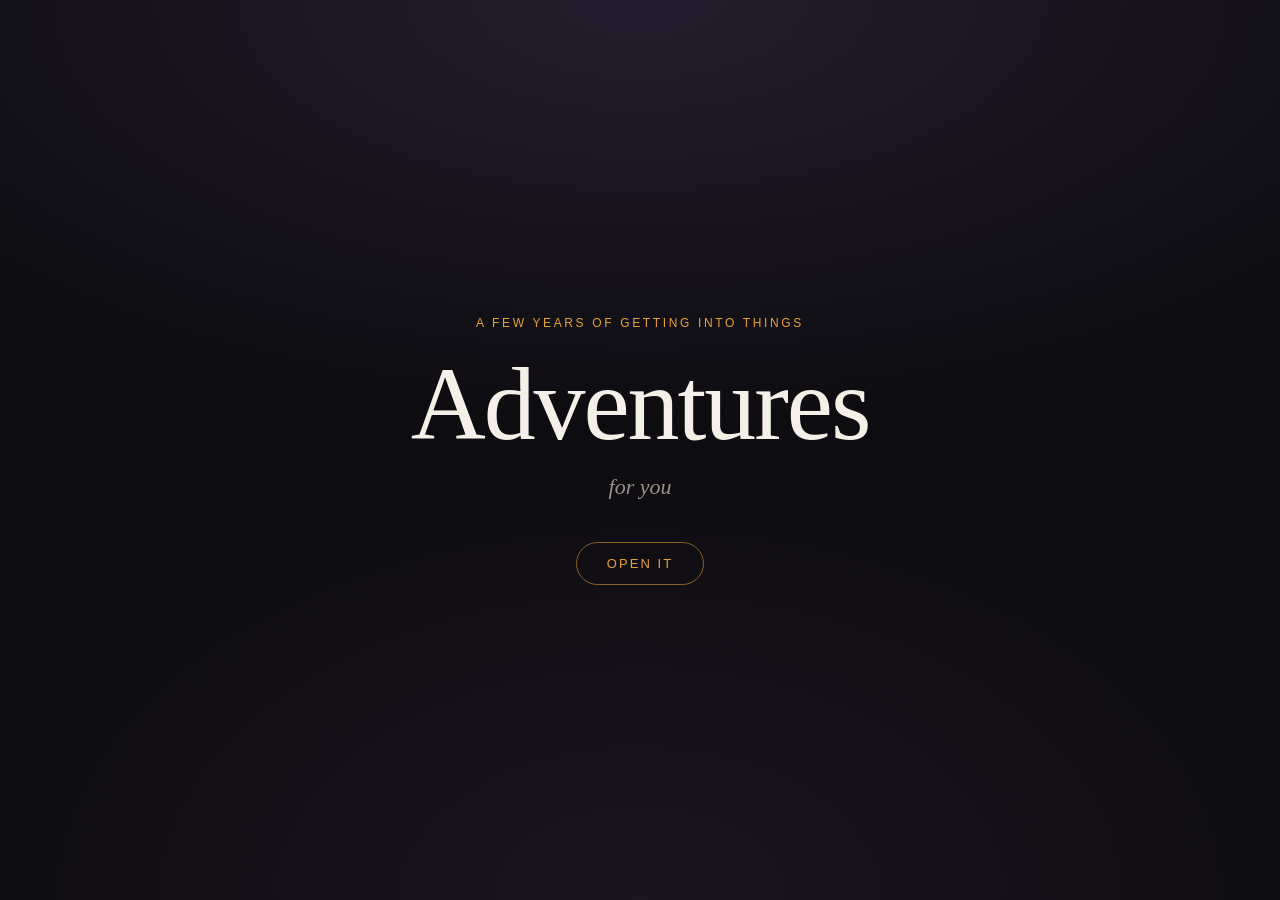
<file: adventures/index.html>
<!DOCTYPE html>
<html lang="en">
<head>
<meta charset="utf-8">
<meta name="viewport" content="width=device-width, initial-scale=1, viewport-fit=cover">
<meta name="robots" content="noindex, nofollow">
<title>Adventures</title>
<link rel="stylesheet" href="adventures.css">
</head>
<body>

<!-- ============ opening title card ============ -->
<div id="intro" class="intro">
  <div class="intro-inner">
    <p class="intro-kicker" data-field="kicker">A few years of getting into things</p>
    <h1 class="intro-title" data-field="title">Adventures</h1>
    <p class="intro-sub" data-field="subtitle">for you</p>
    <button id="intro-open" class="intro-open" type="button">Open it</button>
  </div>
</div>

<!-- ============ the collection ============ -->
<div id="app" class="app" hidden>

  <header class="masthead">
    <div class="masthead-row">
      <h1 class="masthead-title" data-field="title">Adventures</h1>
      <button id="replay-intro" class="ghost-btn" type="button" title="Back to the title card">&#8598;</button>
    </div>
    <p class="masthead-sub" data-field="dedication"></p>
    <p class="tally" id="tally"></p>
  </header>

  <nav class="filters" id="filters" aria-label="Filter adventures"></nav>

  <main id="timeline" class="timeline"></main>

  <p class="empty" id="empty" hidden>Nothing here yet — check <code>adventures.js</code>.</p>

  <footer class="colophon">
    <p data-field="colophon"></p>
  </footer>
</div>

<!-- ============ viewer ============ -->
<div id="viewer" class="viewer" hidden role="dialog" aria-modal="true" aria-labelledby="viewer-title">
  <button class="viewer-close" id="viewer-close" type="button" aria-label="Close">&#10005;</button>
  <button class="viewer-nav viewer-prev" id="viewer-prev" type="button" aria-label="Previous adventure">&#8249;</button>
  <button class="viewer-nav viewer-next" id="viewer-next" type="button" aria-label="Next adventure">&#8250;</button>

  <div class="viewer-inner">
    <div class="stage">
      <div class="stage-media" id="stage-media"></div>
    </div>
    <div class="viewer-meta">
      <p class="viewer-when" id="viewer-when"></p>
      <h2 class="viewer-title" id="viewer-title"></h2>
      <p class="viewer-where" id="viewer-where"></p>
      <p class="viewer-note" id="viewer-note"></p>
      <div class="clipstrip" id="clipstrip" hidden></div>
      <p class="viewer-tags" id="viewer-tags"></p>
    </div>
  </div>
</div>

<script src="adventures.js"></script>
<script src="app.js"></script>
</body>
</html>
</file>
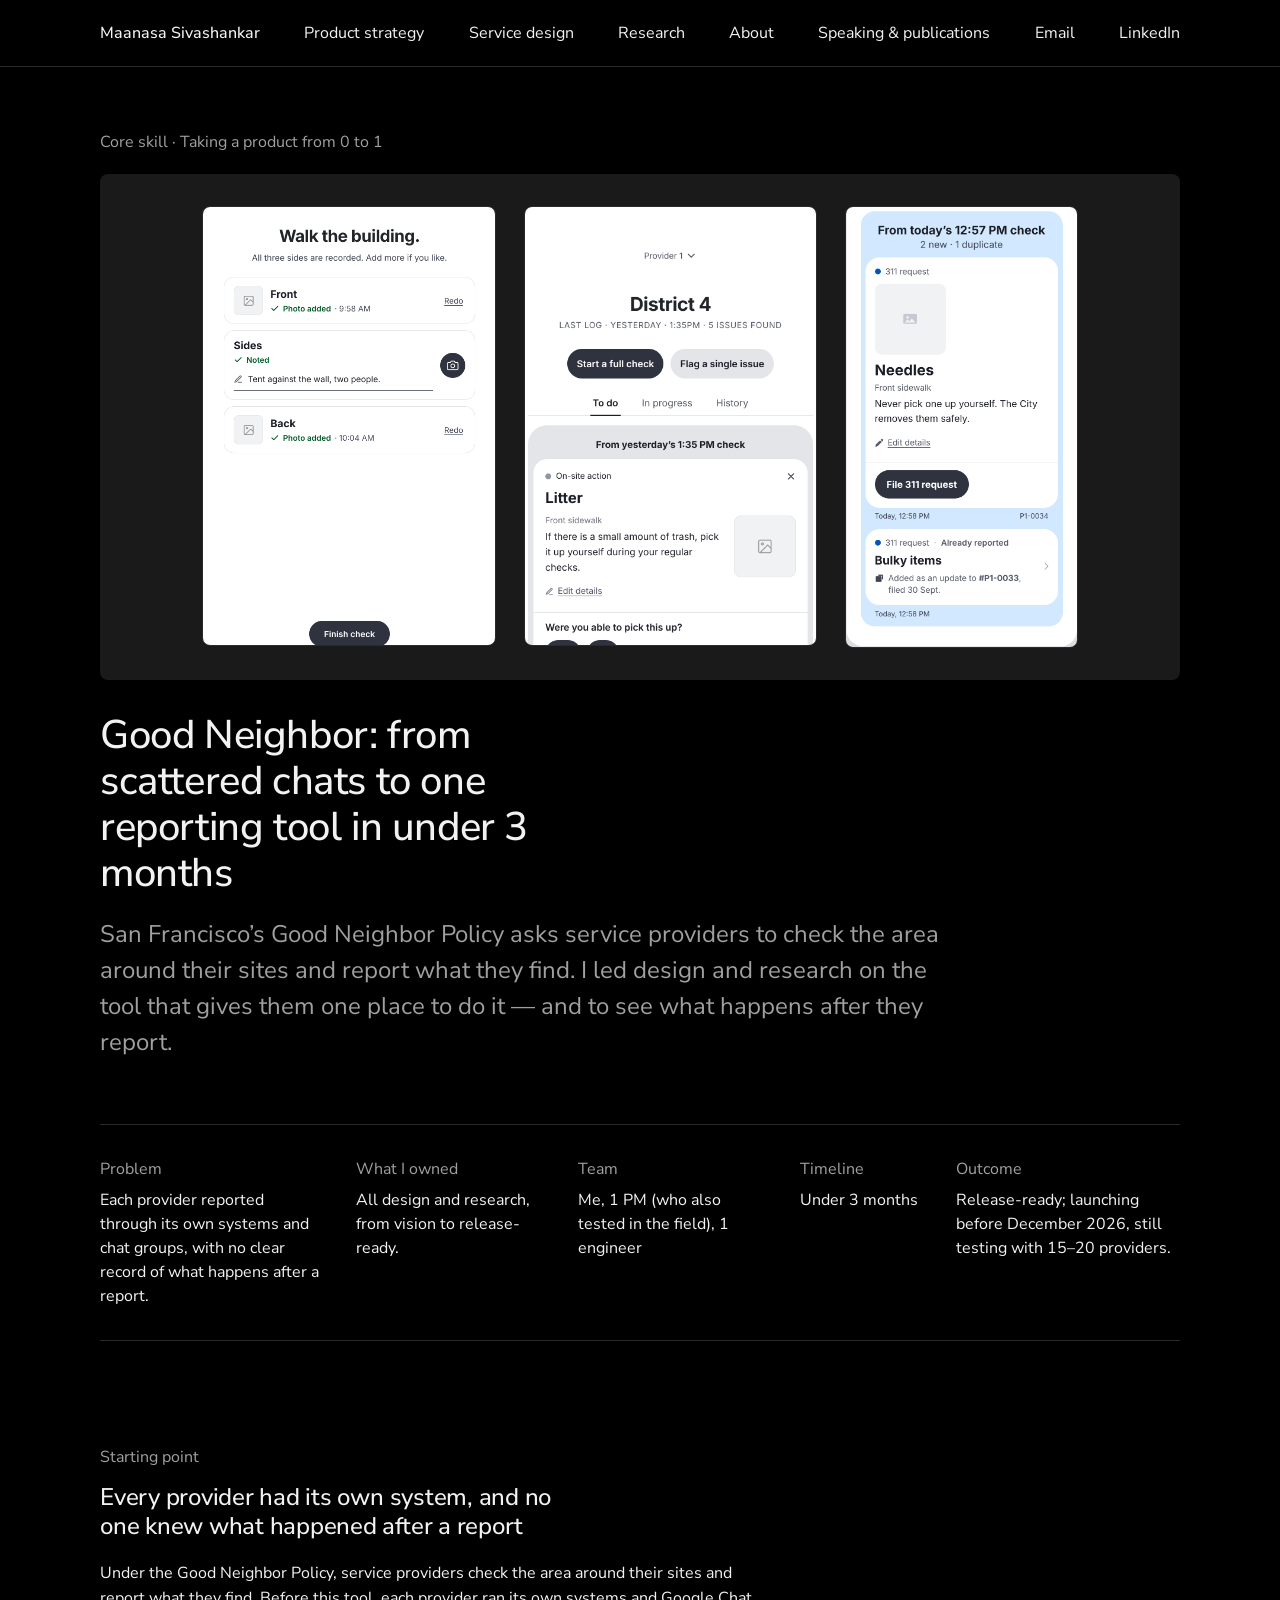
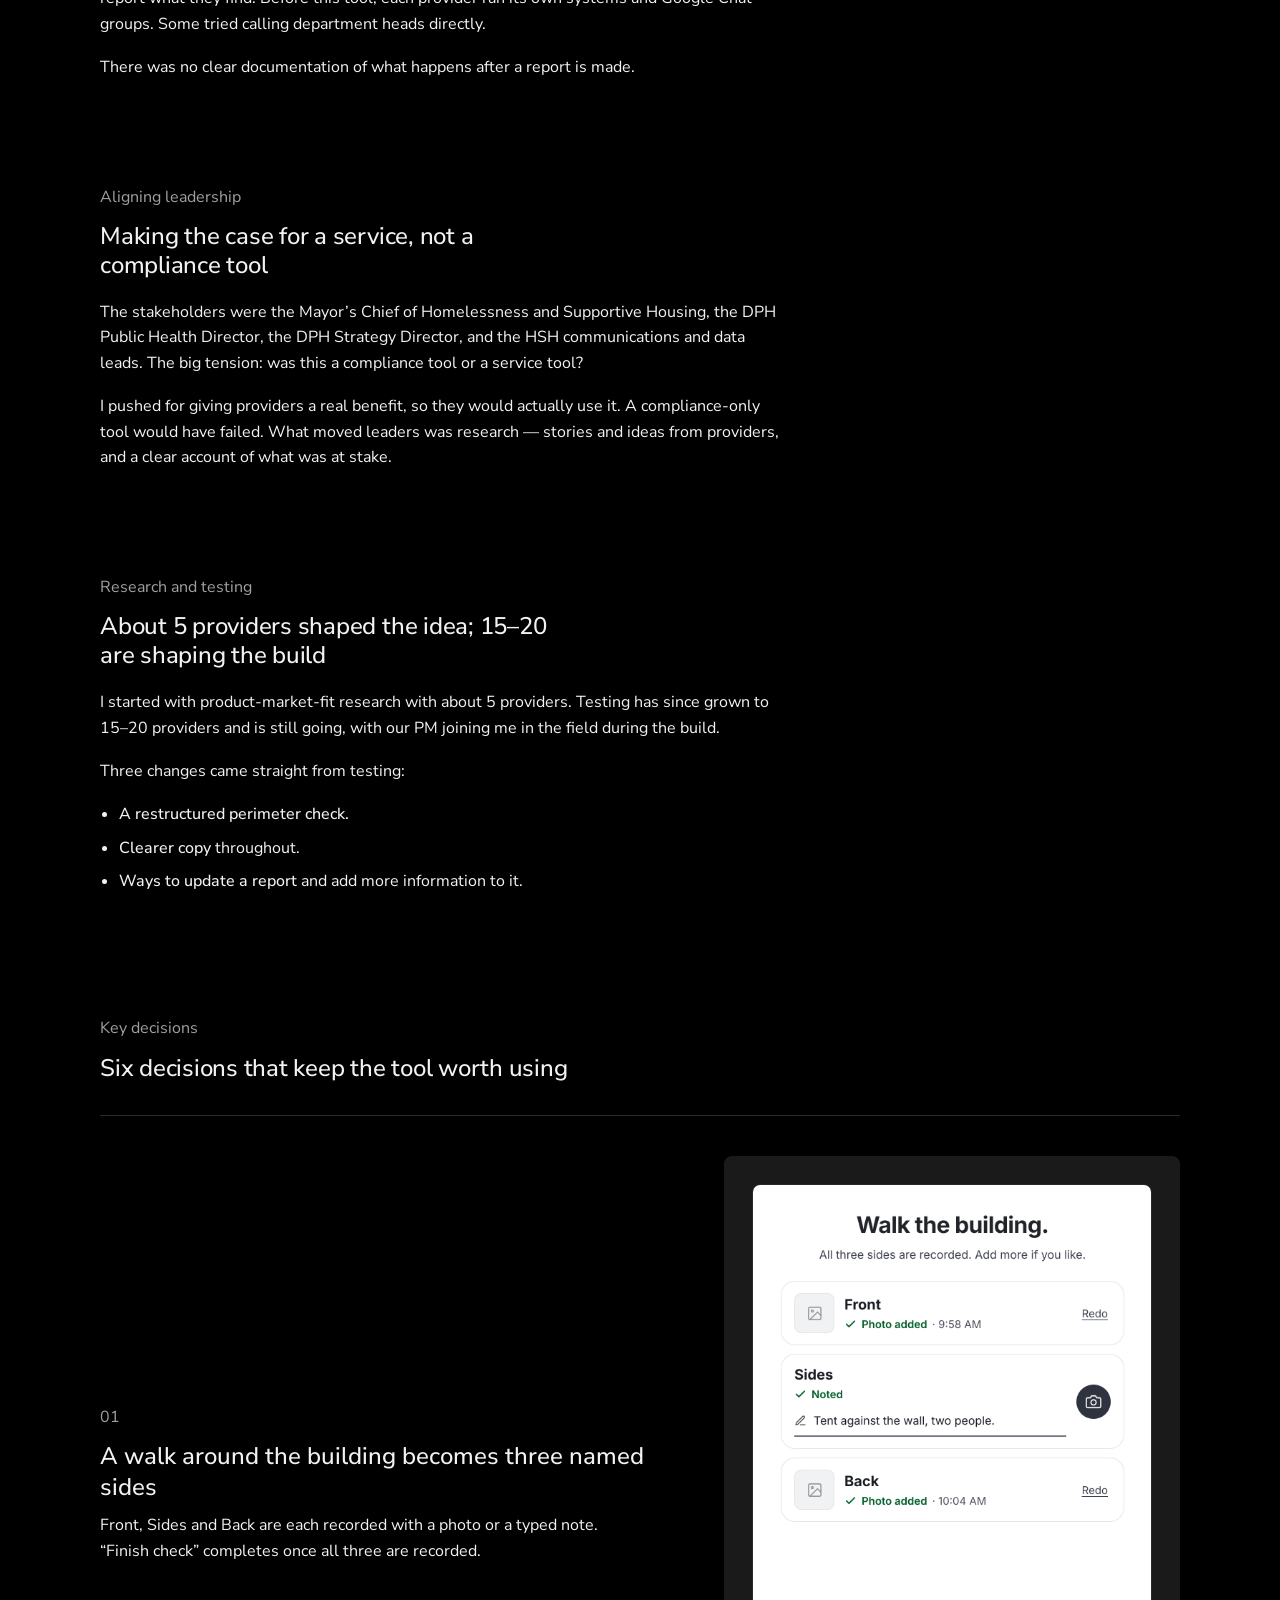
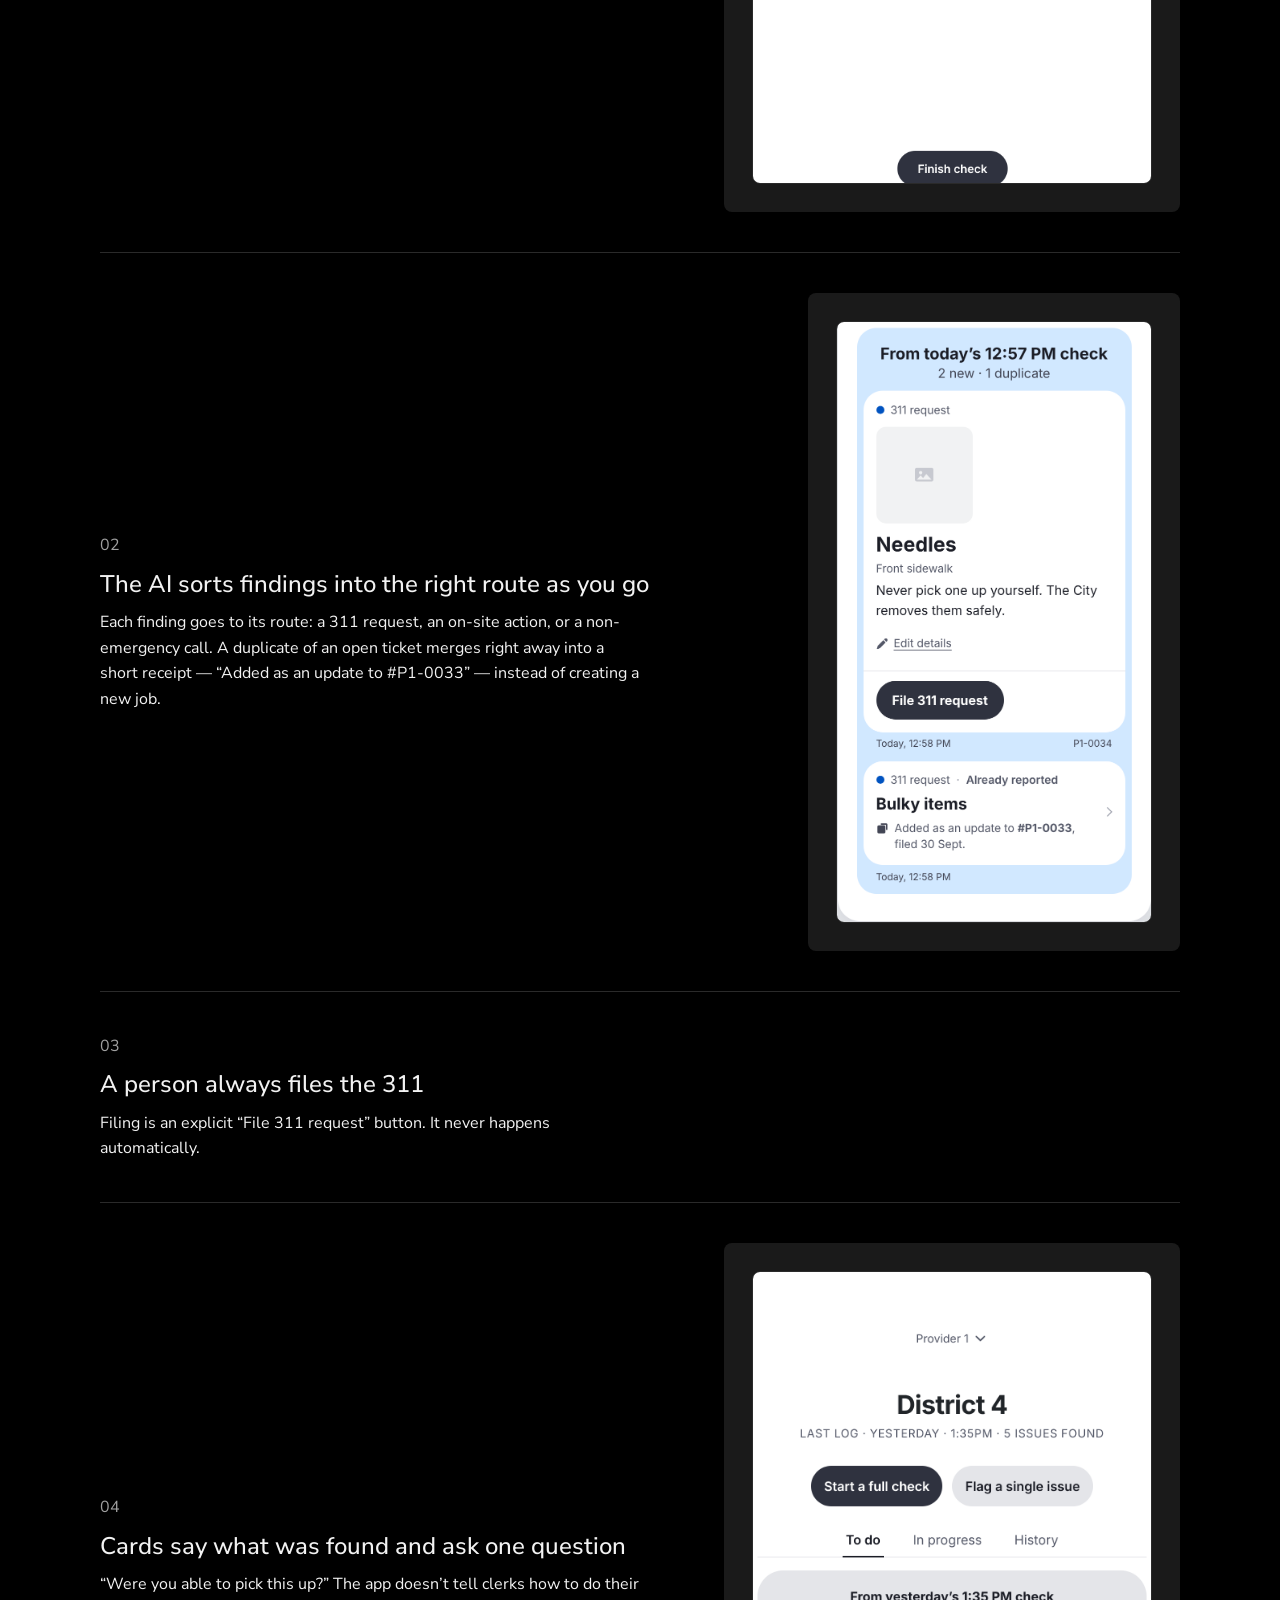
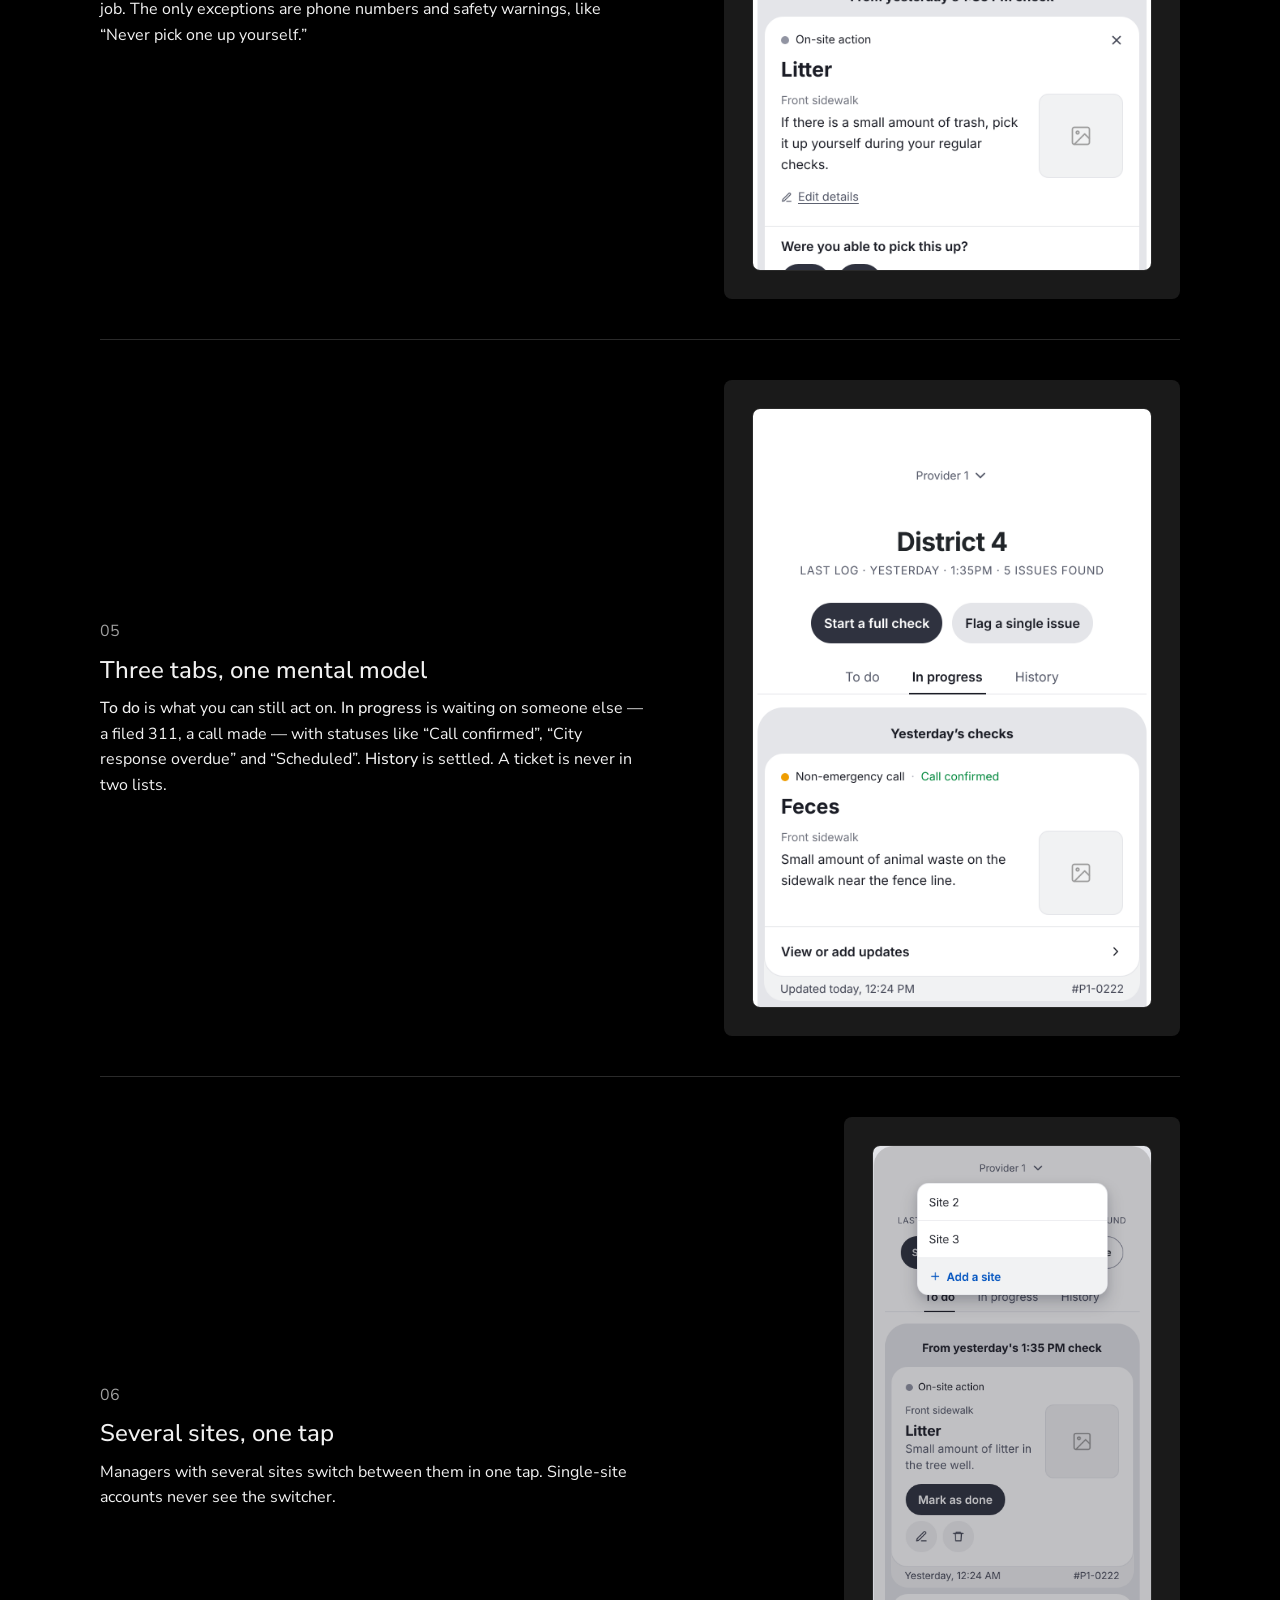
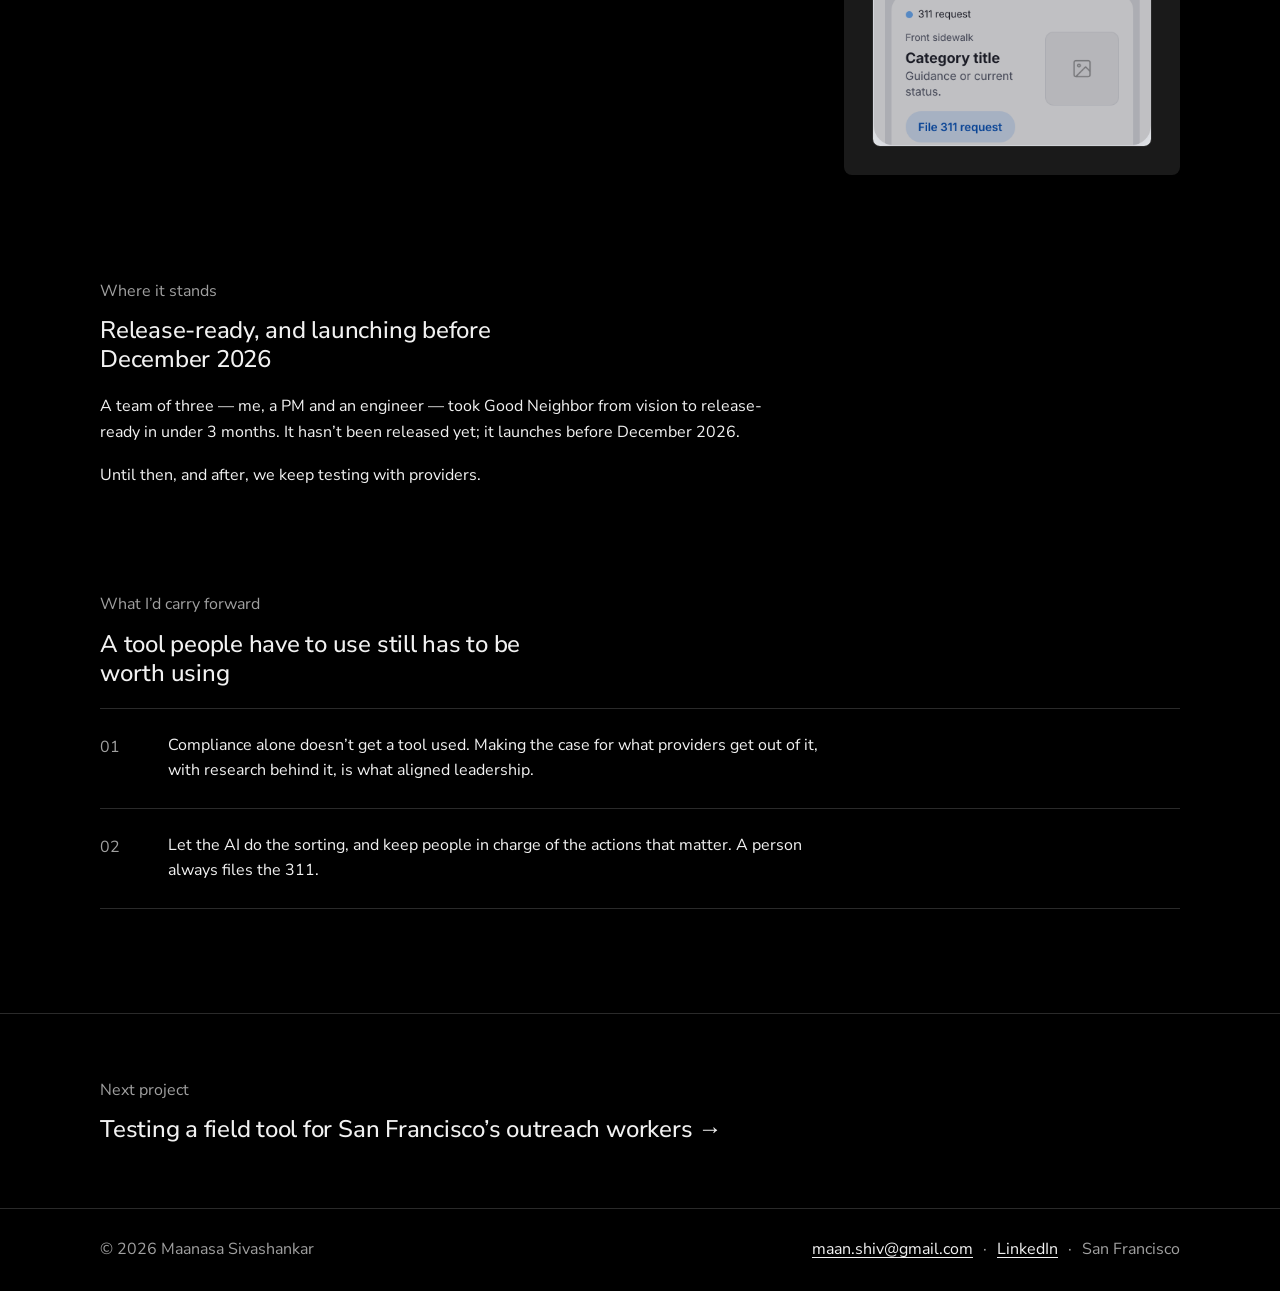
<file: good-neighbor.html>
<!DOCTYPE html>
<html lang="en">
<head>
  <meta charset="UTF-8" />
  <meta name="viewport" content="width=device-width, initial-scale=1.0" />
  <title>Good Neighbor: From Scattered Chats to One Reporting Tool &middot; Maanasa Sivashankar</title>
  <link rel="preconnect" href="https://fonts.googleapis.com" />
  <link rel="preconnect" href="https://fonts.gstatic.com" crossorigin />
  <link href="https://fonts.googleapis.com/css2?family=Nunito+Sans:opsz,wght@6..12,400;6..12,500&display=swap" rel="stylesheet" />
  <link rel="stylesheet" href="css/style.css" />
</head>
<body class="cs-redesign case-dark">
  <header class="site-header">
    <nav class="container nav" aria-label="Primary">
      <a href="index.html" class="nav-name">Maanasa Sivashankar</a>
      <ul class="nav-links" id="site-nav">
        <li><a href="index.html#product-strategy">Product strategy</a></li>
        <li><a href="index.html#service-design">Service design</a></li>
        <li><a href="index.html#research">Research</a></li>
        <li><a href="index.html#about">About</a></li>
        <li><a href="index.html#credentials">Speaking &amp; publications</a></li>
        <li><a href="mailto:maan.shiv@gmail.com">Email</a></li>
        <li><a href="https://www.linkedin.com/in/maanasa-sivashankar/" target="_blank" rel="noopener">LinkedIn</a></li>
      </ul>
      <button class="nav-toggle" type="button" aria-label="Toggle menu" aria-expanded="false" aria-controls="site-nav">&#9776;</button>
    </nav>
  </header>

  <main class="cs-main">
    <!-- ============ HERO ============ -->
    <header class="cs-hero container">
      <p class="cs-skill">Core skill &middot; Taking a product from 0 to 1</p>
      <figure class="cs-hero-media gnp-hero">
        <div class="gnp-frame gnp-frame--zoom gnp-frame--mid"><img src="gnp-01-capture.png" alt="Good Neighbor perimeter check screen titled Walk the building, with Front, Sides and Back each recorded by a photo or a typed note, and a Finish check button." /></div>
        <div class="gnp-frame gnp-frame--zoom"><img src="gnp-03-home-todo.png" alt="Good Neighbor home screen for District 4 with To do, In progress and History tabs. A Litter card asks Were you able to pick this up? with Yes and No buttons." /></div>
        <div class="gnp-frame"><img class="gnp-crop-bottom" src="gnp-02-ai-summary.png" alt="Summary of a finished check: a Needles finding routed as a 311 request with a File 311 request button, and a Bulky items finding marked Already reported and added as an update to ticket P1-0033." /></div>
      </figure>
      <h1 class="cs-title">Good Neighbor: from scattered chats to one reporting tool in under 3 months</h1>
      <p class="cs-lede">San Francisco&rsquo;s Good Neighbor Policy asks service providers to check the area around their sites and report what they find. I led design and research on the tool that gives them one place to do it &mdash; and to see what happens after they report.</p>
    </header>

    <!-- ============ FACT BOX ============ -->
    <div class="cs-facts container">
      <div class="cs-fact">
        <span class="cs-fact-label">Problem</span>
        <span class="cs-fact-value">Each provider reported through its own systems and chat groups, with no clear record of what happens after a report.</span>
      </div>
      <div class="cs-fact">
        <span class="cs-fact-label">What I owned</span>
        <span class="cs-fact-value">All design and research, from vision to release-ready.</span>
      </div>
      <div class="cs-fact">
        <span class="cs-fact-label">Team</span>
        <span class="cs-fact-value">Me, 1 PM (who also tested in the field), 1 engineer</span>
      </div>
      <div class="cs-fact">
        <span class="cs-fact-label">Timeline</span>
        <span class="cs-fact-value">Under 3 months</span>
      </div>
      <div class="cs-fact cs-fact--wide">
        <span class="cs-fact-label">Outcome</span>
        <span class="cs-fact-value">Release-ready; launching before December 2026, still testing with 15&ndash;20 providers.</span>
      </div>
    </div>

    <!-- ============ STARTING POINT ============ -->
    <section class="cs-section">
      <div class="cs-col cs-reveal">
        <span class="cs-eyebrow">Starting point</span>
        <h2 class="cs-heading">Every provider had its own system, and no one knew what happened after a report</h2>
        <p>Under the Good Neighbor Policy, service providers check the area around their sites and report what they find. Before this tool, each provider ran its own systems and Google Chat groups. Some tried calling department heads directly.</p>
        <p>There was no clear documentation of what happens after a report is made.</p>
      </div>
    </section>

    <!-- ============ LEADERSHIP ============ -->
    <section class="cs-section">
      <div class="cs-col cs-reveal">
        <span class="cs-eyebrow">Aligning leadership</span>
        <h2 class="cs-heading">Making the case for a service, not a compliance tool</h2>
        <p>The stakeholders were the Mayor&rsquo;s Chief of Homelessness and Supportive Housing, the DPH Public Health Director, the DPH Strategy Director, and the HSH communications and data leads. The big tension: was this a compliance tool or a service tool?</p>
        <p>I pushed for giving providers a real benefit, so they would actually use it. A compliance-only tool would have failed. What moved leaders was research &mdash; stories and ideas from providers, and a clear account of what was at stake.</p>
      </div>
    </section>

    <!-- ============ RESEARCH ============ -->
    <section class="cs-section">
      <div class="cs-col cs-reveal">
        <span class="cs-eyebrow">Research and testing</span>
        <h2 class="cs-heading">About 5 providers shaped the idea; 15&ndash;20 are shaping the build</h2>
        <p>I started with product-market-fit research with about 5 providers. Testing has since grown to 15&ndash;20 providers and is still going, with our PM joining me in the field during the build.</p>
        <p>Three changes came straight from testing:</p>
        <ul class="cs-bullets">
          <li><strong>A restructured perimeter check.</strong></li>
          <li><strong>Clearer copy</strong> throughout.</li>
          <li><strong>Ways to update a report</strong> and add more information to it.</li>
        </ul>
      </div>
    </section>

    <!-- ============ KEY DECISIONS ============ -->
    <section class="cs-section">
      <div class="cs-col cs-reveal">
        <span class="cs-eyebrow">Key decisions</span>
        <h2 class="cs-heading">Six decisions that keep the tool worth using</h2>
      </div>

      <ol class="gnp-decisions">
        <li class="gnp-decision cs-reveal">
          <div class="gnp-decision-text">
            <span class="cs-num">01</span>
            <h3 class="gnp-decision-title">A walk around the building becomes three named sides</h3>
            <p>Front, Sides and Back are each recorded with a photo or a typed note. &ldquo;Finish check&rdquo; completes once all three are recorded.</p>
          </div>
          <figure class="gnp-device">
            <div class="gnp-frame gnp-frame--zoom gnp-frame--mid"><img src="gnp-01-capture.png" loading="lazy" alt="Walk the building screen: Front and Back each show Photo added with a time, Sides shows Noted with the typed note Tent against the wall, two people. A Finish check button sits at the bottom." /></div>
          </figure>
        </li>

        <li class="gnp-decision cs-reveal">
          <div class="gnp-decision-text">
            <span class="cs-num">02</span>
            <h3 class="gnp-decision-title">The AI sorts findings into the right route as you go</h3>
            <p>Each finding goes to its route: a 311 request, an on-site action, or a non-emergency call. A duplicate of an open ticket merges right away into a short receipt &mdash; &ldquo;Added as an update to #P1-0033&rdquo; &mdash; instead of creating a new job.</p>
          </div>
          <figure class="gnp-device">
            <div class="gnp-frame"><img class="gnp-crop-bottom" src="gnp-02-ai-summary.png" loading="lazy" alt="Results of a check: 2 new, 1 duplicate. A Needles card routed as a 311 request with a safety note and a File 311 request button; below it a Bulky items card marked Already reported, added as an update to #P1-0033." /></div>
          </figure>
        </li>

        <li class="gnp-decision gnp-decision--text cs-reveal">
          <div class="gnp-decision-text">
            <span class="cs-num">03</span>
            <h3 class="gnp-decision-title">A person always files the 311</h3>
            <p>Filing is an explicit &ldquo;File 311 request&rdquo; button. It never happens automatically.</p>
          </div>
        </li>

        <li class="gnp-decision cs-reveal">
          <div class="gnp-decision-text">
            <span class="cs-num">04</span>
            <h3 class="gnp-decision-title">Cards say what was found and ask one question</h3>
            <p>&ldquo;Were you able to pick this up?&rdquo; The app doesn&rsquo;t tell clerks how to do their job. The only exceptions are phone numbers and safety warnings, like &ldquo;Never pick one up yourself.&rdquo;</p>
          </div>
          <figure class="gnp-device">
            <div class="gnp-frame gnp-frame--zoom"><img src="gnp-03-home-todo.png" loading="lazy" alt="To do tab for District 4: a Litter card (on-site action) asks Were you able to pick this up? and a Feces and urine card (non-emergency call) gives the SFPD non-emergency number and asks Were you able to call?" /></div>
          </figure>
        </li>

        <li class="gnp-decision cs-reveal">
          <div class="gnp-decision-text">
            <span class="cs-num">05</span>
            <h3 class="gnp-decision-title">Three tabs, one mental model</h3>
            <p><strong>To do</strong> is what you can still act on. <strong>In progress</strong> is waiting on someone else &mdash; a filed 311, a call made &mdash; with statuses like &ldquo;Call confirmed&rdquo;, &ldquo;City response overdue&rdquo; and &ldquo;Scheduled&rdquo;. <strong>History</strong> is settled. A ticket is never in two lists.</p>
          </div>
          <figure class="gnp-device">
            <div class="gnp-frame gnp-frame--zoom"><img src="gnp-04-in-progress.png" loading="lazy" alt="In progress tab: two non-emergency call cards with the statuses Call confirmed and City response overdue, each with View or add updates, and a 311 request card for Bulky items with the status Scheduled." /></div>
          </figure>
        </li>

        <li class="gnp-decision cs-reveal">
          <div class="gnp-decision-text">
            <span class="cs-num">06</span>
            <h3 class="gnp-decision-title">Several sites, one tap</h3>
            <p>Managers with several sites switch between them in one tap. Single-site accounts never see the switcher.</p>
          </div>
          <figure class="gnp-device">
            <div class="gnp-frame"><img src="gnp-05-site-switch.png" loading="lazy" alt="Site switcher opened from the Provider 1 menu, listing Site 2, Site 3 and Add a site over the home screen." /></div>
          </figure>
        </li>
      </ol>
    </section>

    <!-- ============ WHERE IT STANDS ============ -->
    <section class="cs-section">
      <div class="cs-col cs-reveal">
        <span class="cs-eyebrow">Where it stands</span>
        <h2 class="cs-heading">Release-ready, and launching before December 2026</h2>
        <p>A team of three &mdash; me, a PM and an engineer &mdash; took Good Neighbor from vision to release-ready in under 3 months. It hasn&rsquo;t been released yet; it launches before December 2026.</p>
        <p>Until then, and after, we keep testing with providers.</p>
      </div>
    </section>

    <!-- ============ LEARNINGS ============ -->
    <section class="cs-section">
      <div class="cs-col cs-reveal">
        <span class="cs-eyebrow">What I&rsquo;d carry forward</span>
        <h2 class="cs-heading">A tool people have to use still has to be worth using</h2>
        <ul class="cs-learnings">
          <li class="cs-reveal"><span class="cs-num">01</span><p>Compliance alone doesn&rsquo;t get a tool used. Making the case for what providers get out of it, with research behind it, is what aligned leadership.</p></li>
          <li class="cs-reveal"><span class="cs-num">02</span><p>Let the AI do the sorting, and keep people in charge of the actions that matter. A person always files the 311.</p></li>
        </ul>
      </div>
    </section>

    <!-- ============ NEXT PROJECT ============ -->
    <a href="project-2.html" class="cs-next">
      <div class="container cs-next-inner">
        <span class="cs-next-label">Next project</span>
        <span class="cs-next-title">Testing a field tool for San Francisco&rsquo;s outreach workers <span class="cs-next-arrow">&rarr;</span></span>
      </div>
    </a>
  </main>

  <footer class="site-footer">
    <div class="container footer-inner">
      <span>&copy; 2026 Maanasa Sivashankar</span>
      <ul class="footer-links">
        <li><a href="mailto:maan.shiv@gmail.com">maan.shiv@gmail.com</a></li>
        <li><a href="https://www.linkedin.com/in/maanasa-sivashankar/" target="_blank" rel="noopener">LinkedIn</a></li>
        <li>San Francisco</li>
      </ul>
    </div>
  </footer>

  <script src="js/main.js"></script>
</body>
</html>
</file>
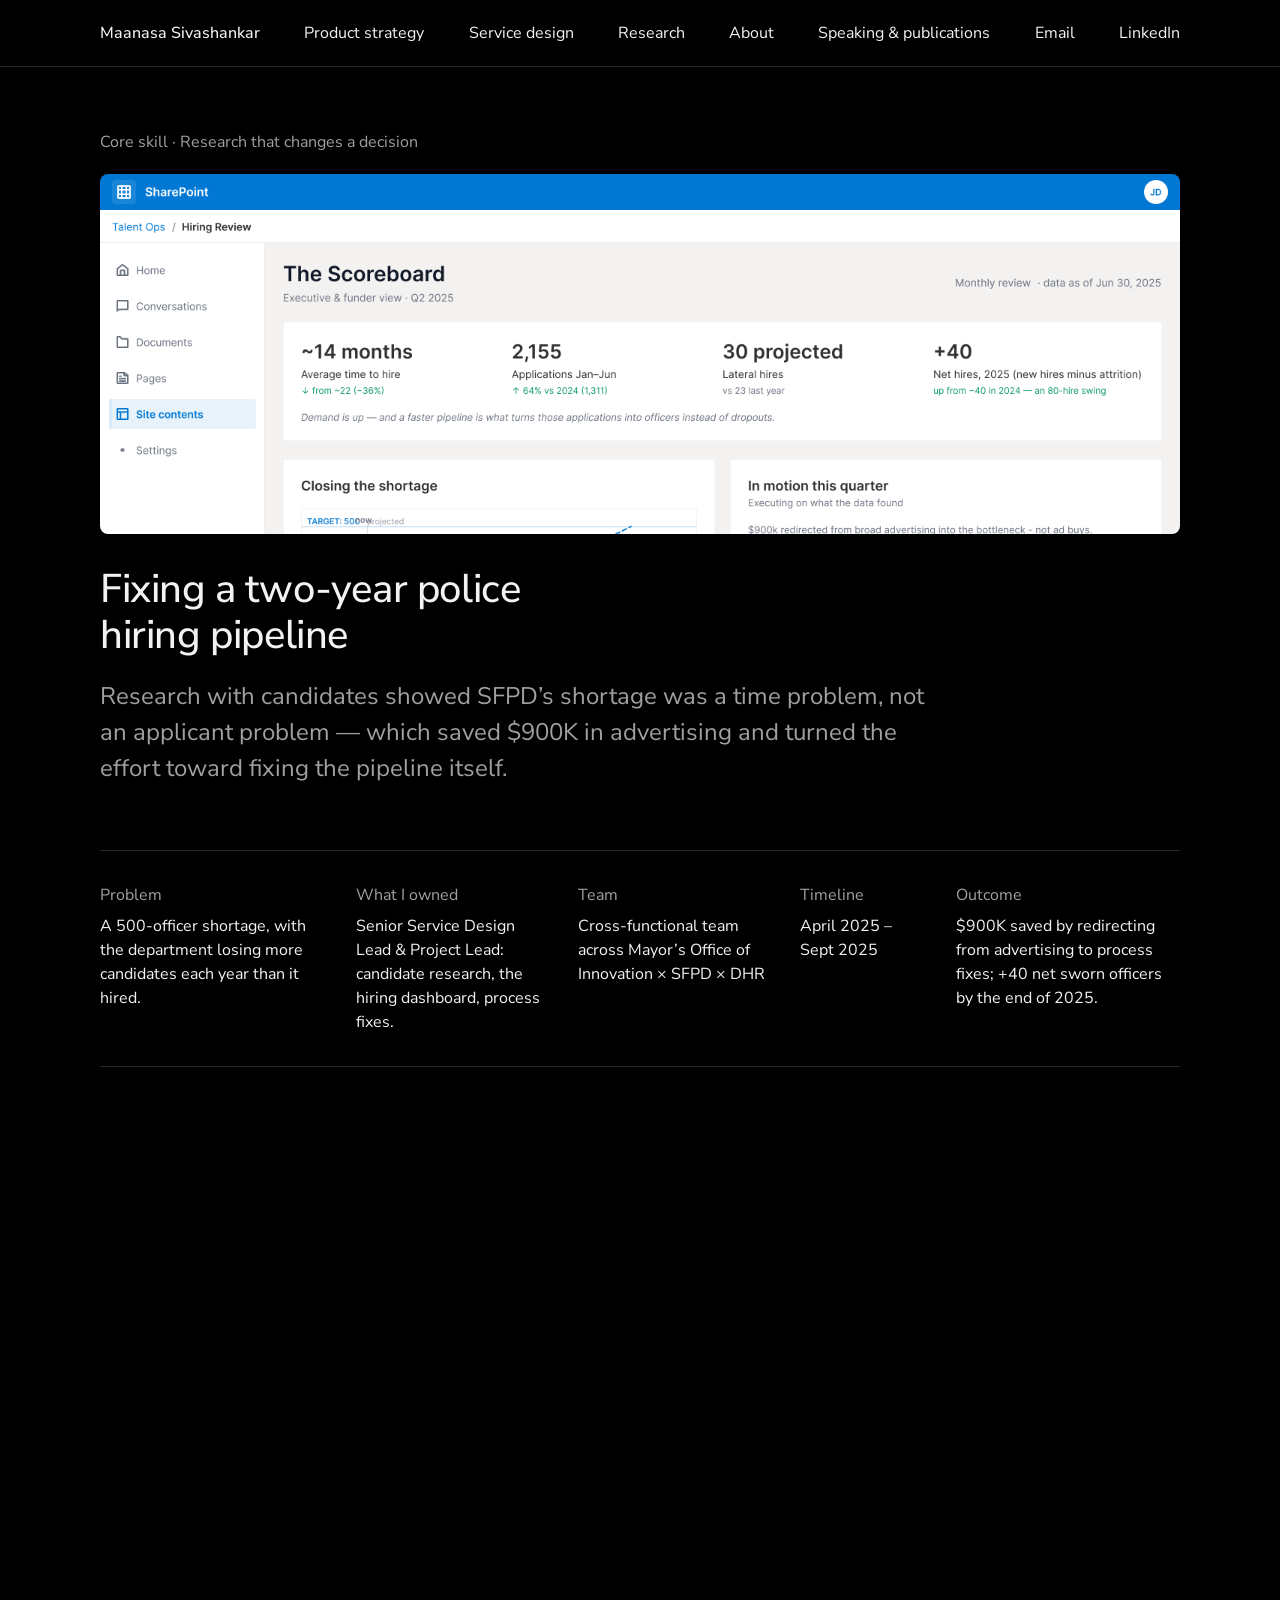
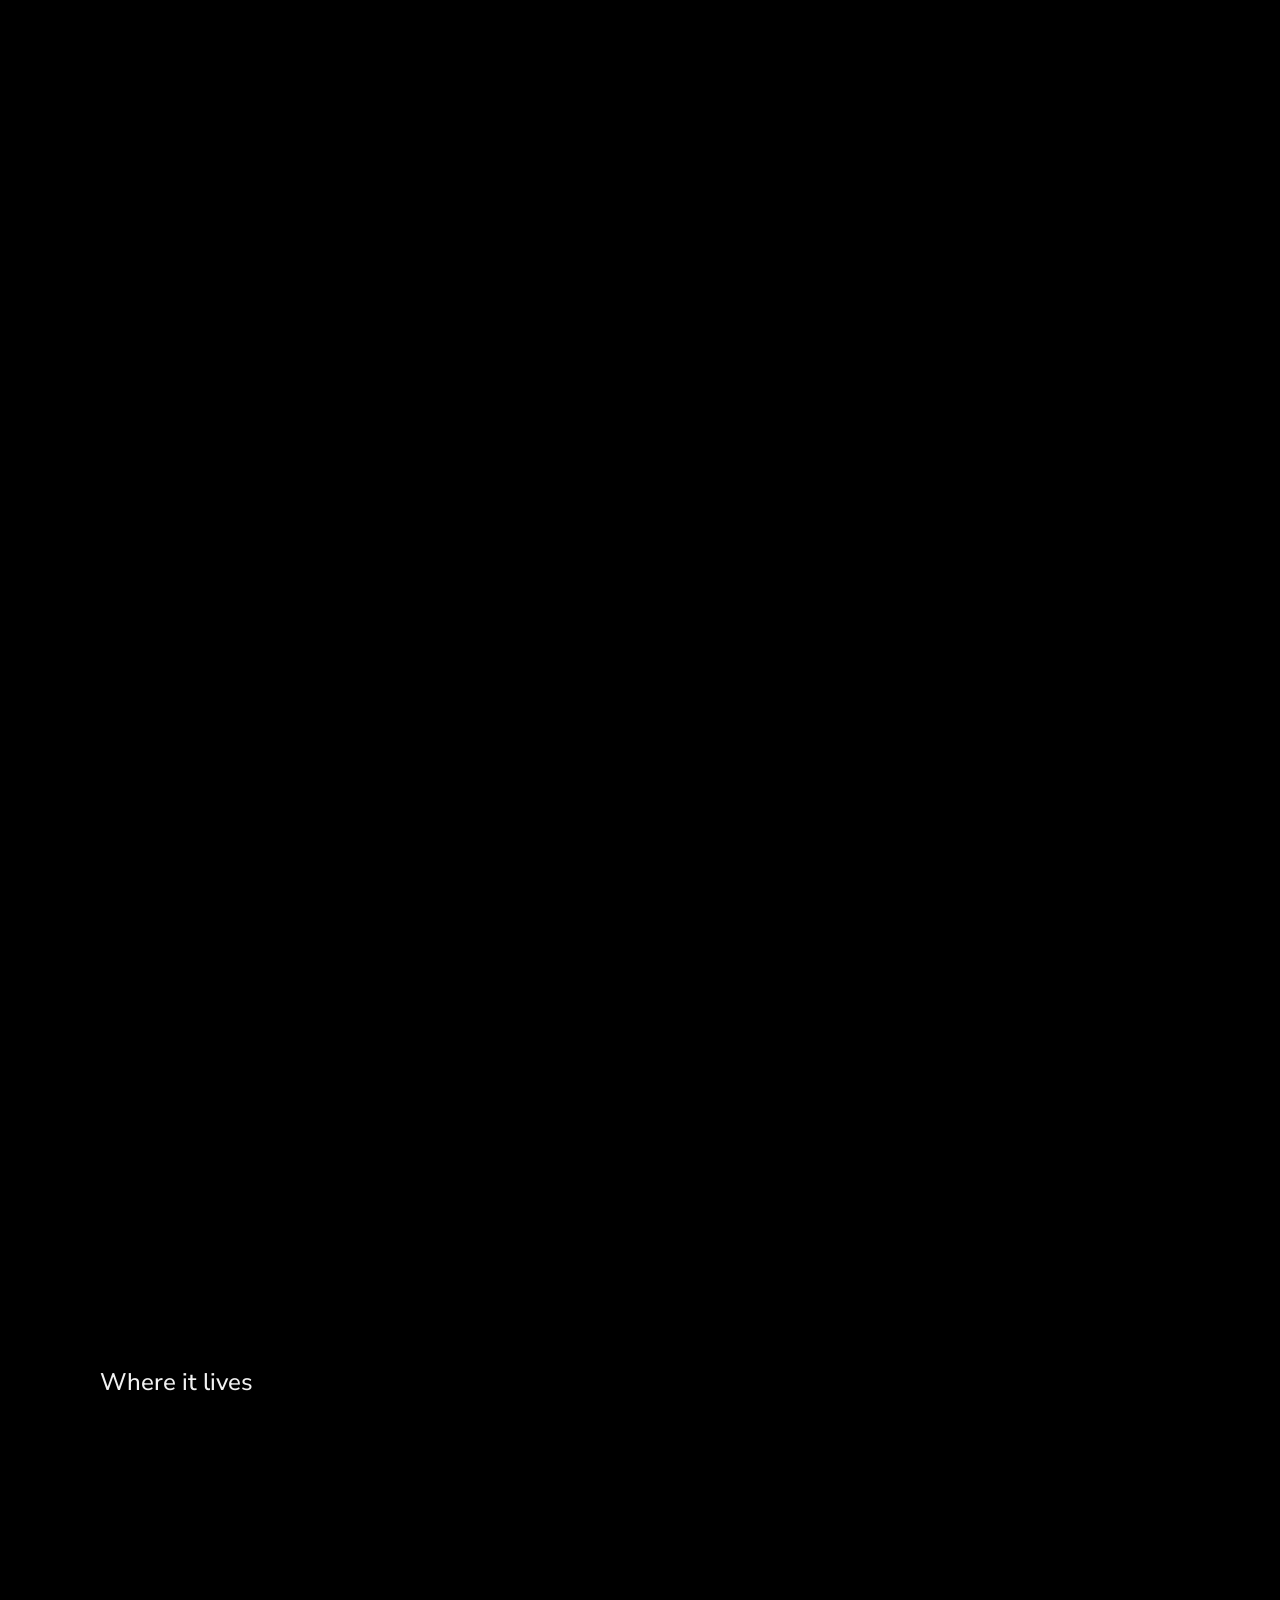
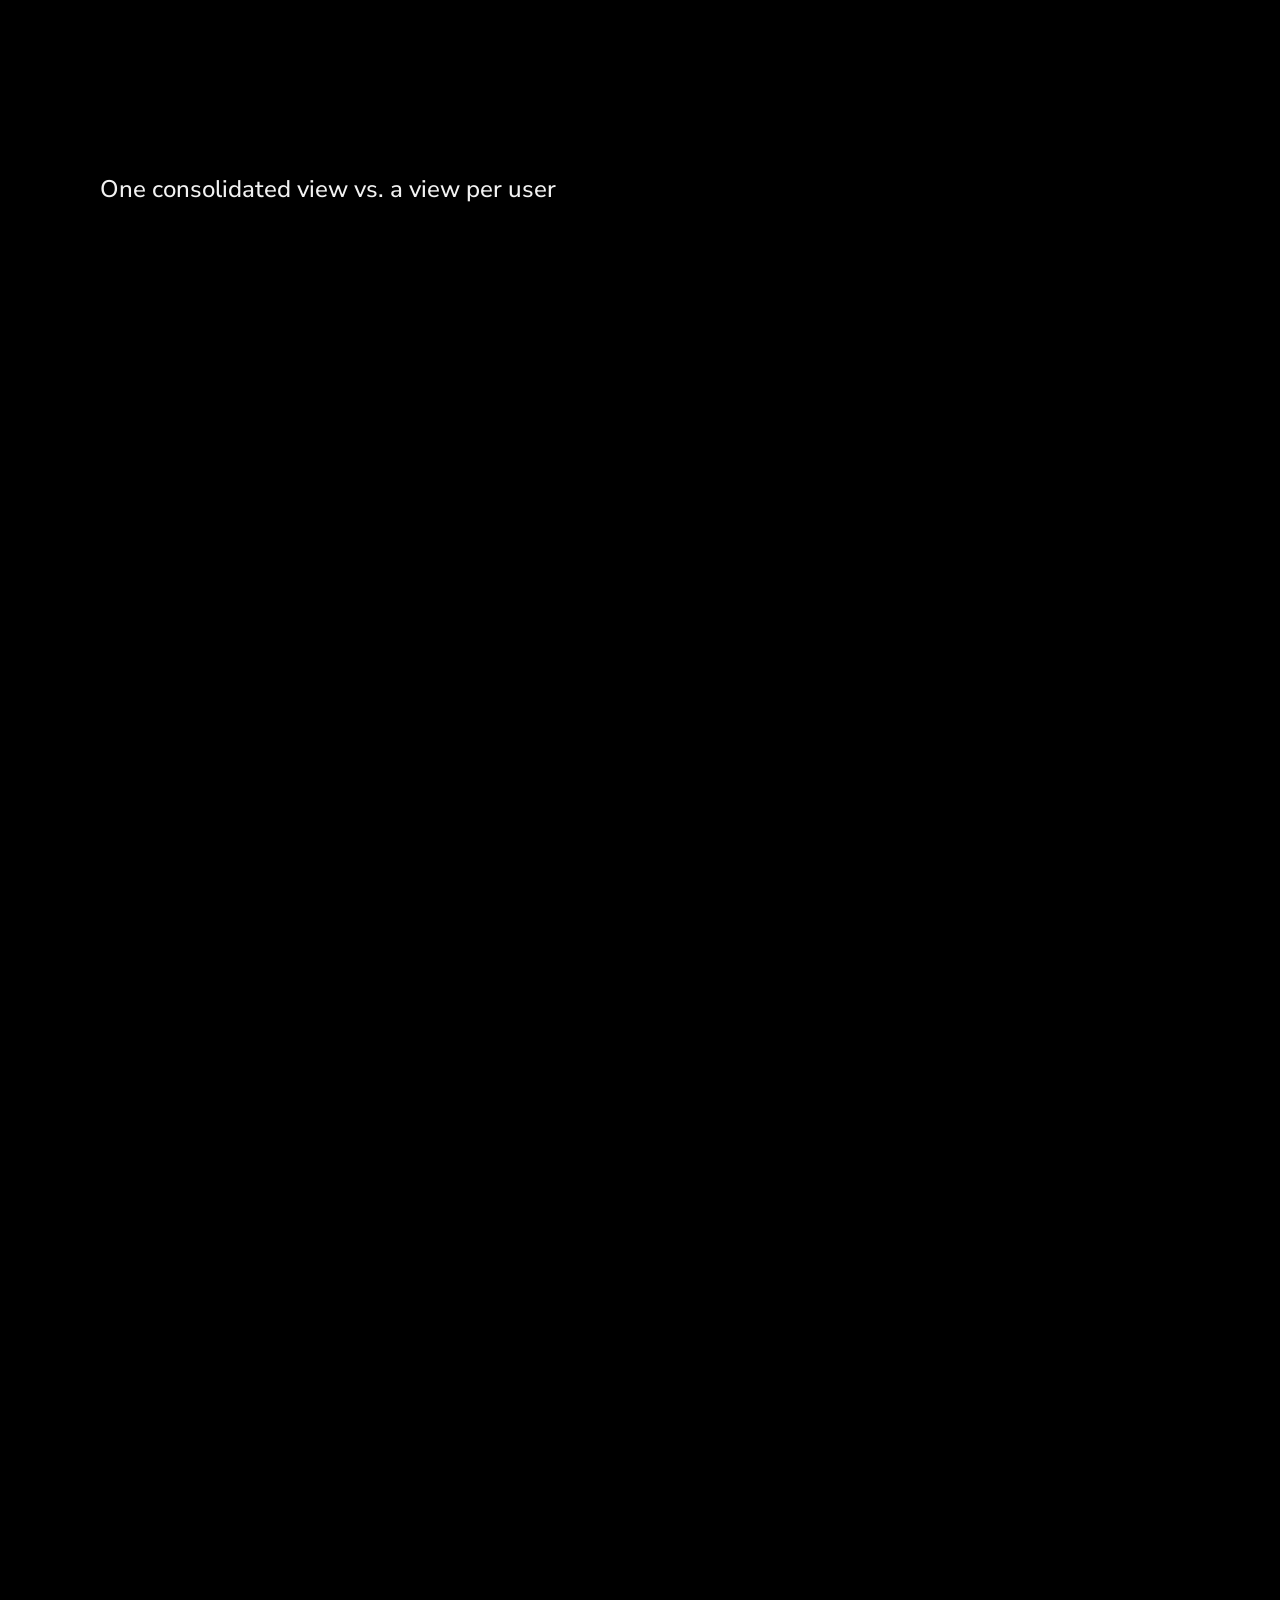
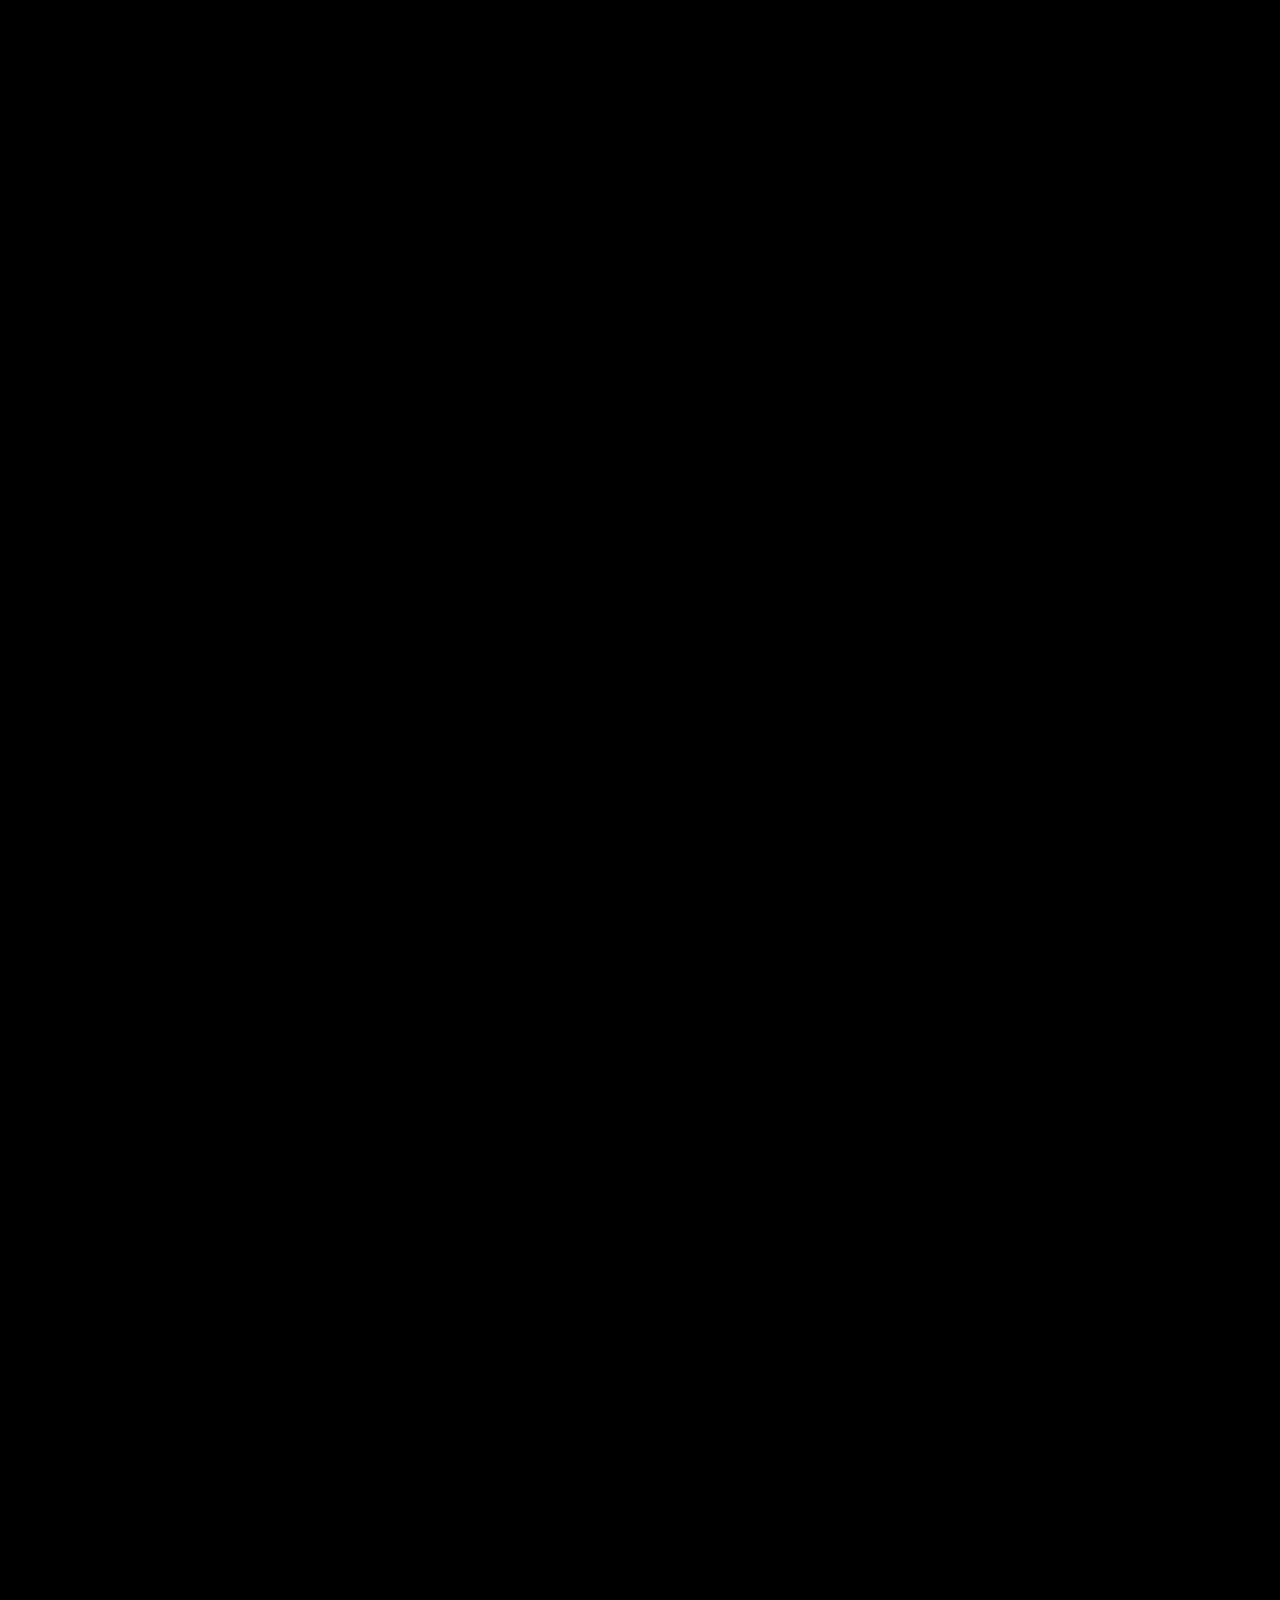
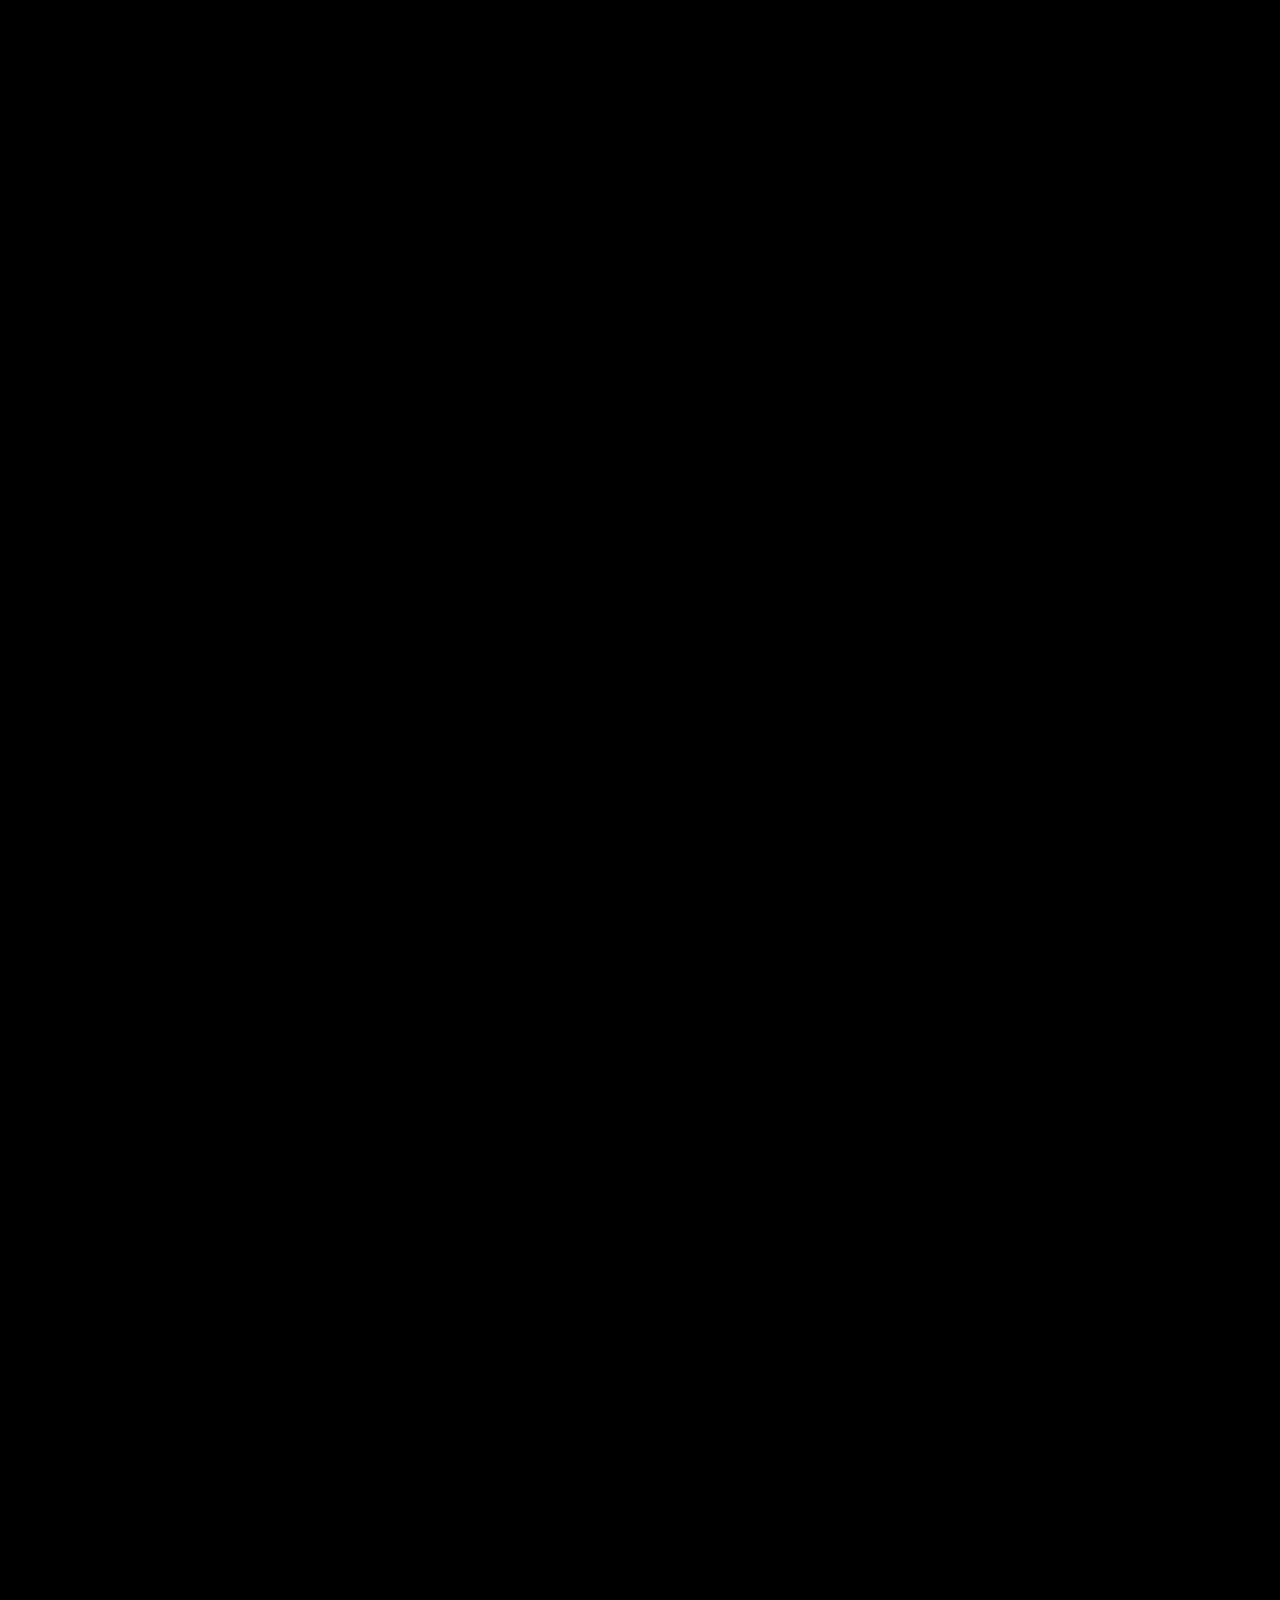
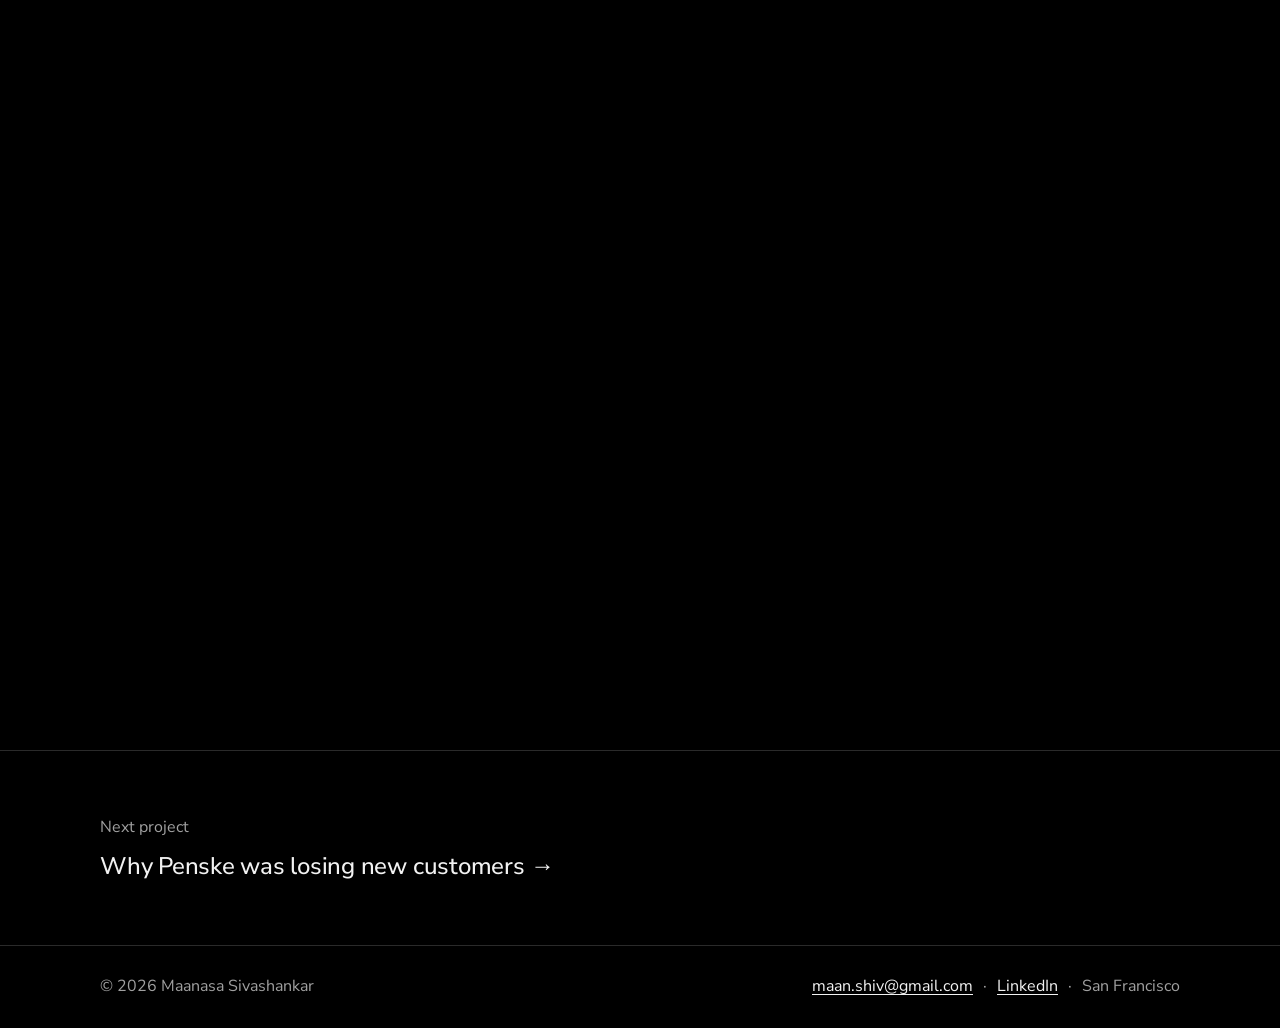
<file: project-1.html>
<!DOCTYPE html>
<html lang="en">
<head>
  <meta charset="UTF-8" />
  <meta name="viewport" content="width=device-width, initial-scale=1.0" />
  <title>Fixing a Two-Year Police Hiring Pipeline &middot; Maanasa Sivashankar</title>
  <link rel="preconnect" href="https://fonts.googleapis.com" />
  <link rel="preconnect" href="https://fonts.gstatic.com" crossorigin />
  <link href="https://fonts.googleapis.com/css2?family=Nunito+Sans:opsz,wght@6..12,400;6..12,500&display=swap" rel="stylesheet" />
  <link rel="stylesheet" href="css/style.css" />
</head>
<body class="cs-redesign case-dark">
  <header class="site-header">
    <nav class="container nav" aria-label="Primary">
      <a href="index.html" class="nav-name">Maanasa Sivashankar</a>
      <ul class="nav-links" id="site-nav">
        <li><a href="index.html#product-strategy">Product strategy</a></li>
        <li><a href="index.html#service-design">Service design</a></li>
        <li><a href="index.html#research">Research</a></li>
        <li><a href="index.html#about">About</a></li>
        <li><a href="index.html#credentials">Speaking &amp; publications</a></li>
        <li><a href="mailto:maan.shiv@gmail.com">Email</a></li>
        <li><a href="https://www.linkedin.com/in/maanasa-sivashankar/" target="_blank" rel="noopener">LinkedIn</a></li>
      </ul>
      <button class="nav-toggle" type="button" aria-label="Toggle menu" aria-expanded="false" aria-controls="site-nav">&#9776;</button>
    </nav>
  </header>

  <main class="cs-main">
    <!-- ============ HERO ============ -->
    <header class="cs-hero container">
      <p class="cs-skill">Core skill &middot; Research that changes a decision</p>
      <figure class="cs-hero-media">
        <img src="executive-scoreboard.png" alt="The Scoreboard — the executive and funder view of the police hiring dashboard, showing headline hiring metrics, the shortage projection, cost of the shortage, and a human story." />
      </figure>
      <h1 class="cs-title">Fixing a two-year police hiring pipeline</h1>
      <p class="cs-lede">Research with candidates showed SFPD&rsquo;s shortage was a time problem, not an applicant problem &mdash; which saved $900K in advertising and turned the effort toward fixing the pipeline itself.</p>
    </header>

    <!-- ============ FACT BOX ============ -->
    <div class="cs-facts container">
      <div class="cs-fact">
        <span class="cs-fact-label">Problem</span>
        <span class="cs-fact-value">A 500-officer shortage, with the department losing more candidates each year than it hired.</span>
      </div>
      <div class="cs-fact">
        <span class="cs-fact-label">What I owned</span>
        <span class="cs-fact-value">Senior Service Design Lead &amp; Project Lead: candidate research, the hiring dashboard, process fixes.</span>
      </div>
      <div class="cs-fact">
        <span class="cs-fact-label">Team</span>
        <span class="cs-fact-value">Cross-functional team across Mayor&rsquo;s Office of Innovation &times; SFPD &times; DHR</span>
      </div>
      <div class="cs-fact">
        <span class="cs-fact-label">Timeline</span>
        <span class="cs-fact-value">April 2025 &ndash; Sept 2025</span>
      </div>
      <div class="cs-fact cs-fact--wide">
        <span class="cs-fact-label">Outcome</span>
        <span class="cs-fact-value">$900K saved by redirecting from advertising to process fixes; +40 net sworn officers by the end of 2025.</span>
      </div>
    </div>

    <!-- ============ STARTING POINT ============ -->
    <section class="cs-section">
      <div class="cs-col cs-reveal">
        <span class="cs-eyebrow">Starting point</span>
        <h2 class="cs-heading">A 500-officer shortage the department was paying for in $60M of overtime a year</h2>
        <p>Since 2020, the San Francisco Police Department has faced a 500-officer staffing shortage, losing more candidates annually than it hires. It took between one and two years for an applicant to go from application to sworn officer, and the department covered the gap with overtime that grew more expensive every year.</p>
      </div>
    </section>

    <!-- ============ WHAT WE LEARNED ============ -->
    <section class="cs-section">
      <div class="cs-col cs-reveal">
        <span class="cs-eyebrow">What the research found</span>
        <h2 class="cs-heading">Candidates weren&rsquo;t failing &mdash; they were waiting, and leaving</h2>
        <p>I started by asking why hiring took over two years. I interviewed in-process and recently hired candidates to trace the pipeline end to end from their side. Candidates got stuck or stalled at many points, with some dropping out during recruitment, scheduling, and the academy. The process lasted long enough that qualified candidates accepted other offers before it finished.</p>
        <ul class="cs-bullets">
          <li><strong>Losses came from time, not failure.</strong> Pass rates were good at every stage; candidates were lost to the wait.</li>
          <li><strong>The background check was the long pole.</strong> 142 candidates were stuck there at a median of 168 days, handled by 6 investigators.</li>
          <li><strong>The wait was treated as a feature.</strong> The common view was that a candidate who really wanted the job would wait, and that waiting showed commitment.</li>
        </ul>
      </div>

      <blockquote class="cs-quote cs-reveal">If we don&rsquo;t hire faster, we will take over 10 years to close the staffing gap.</blockquote>
    </section>

    <!-- ============ THE DECISION ============ -->
    <section class="cs-section">
      <div class="cs-col cs-reveal">
        <span class="cs-eyebrow">The decision</span>
        <h2 class="cs-heading">The research showed $900K in advertising wouldn&rsquo;t close the gap</h2>
        <p>The decision on the table was whether the department and the mayor&rsquo;s office should allocate <strong>$900,000 for advertising</strong> to address the shortfall &mdash; or resequence the pipeline so existing candidates reached the academy faster.</p>
        <p>The existing process ran in sequence: a written test, an oral interview, a physical exam, background checks taking six months, then medical and psychological evaluations. More applicants entering a two-year pipeline would be lost the same way, so advertising would cost more for similar losses. The research showed top-of-funnel spending wouldn&rsquo;t fix the shortage. That evidence helped save the <strong>$900K</strong> and bought time to explore process fixes instead &mdash; running evaluations concurrently, speeding background checks, and rearranging steps to target the real problem: time.</p>
      </div>
    </section>

    <!-- ============ KEY DECISIONS ============ -->
    <section class="cs-section">
      <div class="cs-col cs-reveal">
        <span class="cs-eyebrow">Key decisions</span>
        <h2 class="cs-heading">A dashboard, not a memo, so the cost of waiting stayed on screen</h2>
        <p>A memo gets read once. To challenge the belief that the wait was a test of commitment, leaders needed to see the true cost of a slow process &mdash; qualified candidates lost to faster offers &mdash; again and again as the situation changed. So I designed a continuously updated dashboard every team in the hiring process could see, built on four tenets:</p>
        <ul class="cs-bullets">
          <li>Make the candidate experience impossible for a leader to ignore.</li>
          <li>Name the bottleneck, not the person, so the truth can be acted on rather than defended.</li>
          <li>Every number traceable to its source.</li>
          <li>Integrate into people&rsquo;s existing workflows.</li>
        </ul>
      </div>

      <div class="cs-decision cs-col-wide">
        <h3 class="cs-decision-title">Where it lives</h3>
        <div class="cs-options">
          <article class="cs-option cs-option-chosen cs-reveal">
            <div class="cs-option-head">
              <span class="cs-option-name">SharePoint (embedded)</span>
              <span class="cs-chosen-pill">Chosen</span>
            </div>
            <ul class="cs-pros">
              <li><strong>In the daily path:</strong> Lives inside the workspace staff already use.</li>
              <li><strong>Inherits governance:</strong> Uses existing auth, permissions, and security review.</li>
              <li><strong>Easy handoff:</strong> No separate app to keep alive after handoff.</li>
            </ul>
            <p class="cs-con"><span class="cs-con-mark">?</span> A template-constrained UI limits control over hierarchy, interaction, and data freshness.</p>
          </article>
          <article class="cs-option cs-reveal">
            <div class="cs-option-head">
              <span class="cs-option-name">Standalone web page</span>
            </div>
            <ul class="cs-pros">
              <li><strong>Full craft control:</strong> Complete command of layout, hierarchy, and interaction.</li>
              <li><strong>No platform ceiling:</strong> Freedom on data freshness and chart types.</li>
            </ul>
            <p class="cs-con"><span class="cs-con-mark">?</span> Adds a friction step at every use and needs its own auth; sharing data to an external tool needs additional permissions, adding time and upkeep.</p>
          </article>
        </div>
      </div>

      <div class="cs-decision cs-col-wide">
        <h3 class="cs-decision-title">One consolidated view vs. a view per user</h3>
        <div class="cs-options">
          <article class="cs-option cs-reveal">
            <div class="cs-option-head">
              <span class="cs-option-name">One consolidated dashboard</span>
            </div>
            <ul class="cs-pros">
              <li><strong>Nothing to reconcile:</strong> One screen, fewer clicks, cheapest to build.</li>
              <li><strong>Simple to maintain:</strong> A single page for the one data analyst keeping it current.</li>
            </ul>
            <p class="cs-con"><span class="cs-con-mark">?</span> Too much data in one place to serve all three user needs well.</p>
          </article>
          <article class="cs-option cs-option-chosen cs-reveal">
            <div class="cs-option-head">
              <span class="cs-option-name">A view per user &mdash; Queue, Map, Scoreboard</span>
              <span class="cs-chosen-pill">Chosen</span>
            </div>
            <ul class="cs-pros">
              <li><strong>Right level of data for each user:</strong> Each view shows the top data points that user needs to act.</li>
              <li><strong>Matches cadence and authority:</strong> Daily for the recruiter, weekly for the leader, monthly for the executive.</li>
              <li><strong>Controls who sees what:</strong> Fits a political room where naming a unit as the bottleneck is sensitive.</li>
            </ul>
            <p class="cs-con"><span class="cs-con-mark">?</span> Three surfaces cost more to maintain, and numbers can drift across views without disciplined definitions.</p>
          </article>
        </div>
      </div>
    </section>

    <!-- ============ HOW IT WORKED ============ -->
    <section class="cs-section">
      <div class="cs-col cs-reveal">
        <span class="cs-eyebrow">How it worked</span>
        <h2 class="cs-heading">Three views, one set of numbers, from the recruiter&rsquo;s queue to the mayor&rsquo;s office</h2>
        <p>Each view matches a user&rsquo;s cadence and authority: the recruiter&rsquo;s daily Queue, the leader&rsquo;s weekly Map, and the executive&rsquo;s monthly Scoreboard. All three read from the same numbers, so a figure defended in the executive room traces straight back to a single candidate in the recruiter&rsquo;s queue.</p>
      </div>

      <figure class="cs-embed-figure cs-embed-figure-wide cs-col-wide cs-reveal">
        <img src="police-hiring-dashboard.gif" loading="lazy" alt="Animated walkthrough of the Police Hiring Dashboard — the recruiter's Queue view updating in real time as candidates and their next actions come into view." />
        <figcaption>Interactive prototype &mdash; the dashboard in motion.</figcaption>
      </figure>

      <div class="cs-needs cs-final-views cs-col-wide">
        <article class="cs-need cs-reveal">
          <h3 class="cs-subhead">The Queue: recruiter view, daily</h3>
          <ul class="cs-view-list">
            <li>Supplements the SmartRecruiters app recruiters already use, showing where candidates are stuck and for how long.</li>
            <li>Every candidate is ranked by time in stage past target; days-in-stage turns amber near the target and red past it (191 vs. 120 in a background check).</li>
            <li>Each row has one action &mdash; Escalate, Follow up, or Reschedule &mdash; so spotting and acting on a stuck candidate is one step.</li>
          </ul>
        </article>
        <article class="cs-need cs-reveal">
          <h3 class="cs-subhead">The Map: leader view, weekly</h3>
          <ul class="cs-view-list">
            <li>Helps the captain and commander decide on recruiter tooling, staffing, and resourcing across the pipeline.</li>
            <li>Ranks stages by loss, revealing the background check as the long pole: 142 stuck at a median of 168 days, handled by 6 investigators.</li>
            <li>Shifts the fix from &lsquo;screen harder&rsquo; to &lsquo;clear the backlog&rsquo;; the time-to-hire trend shows re-ordered evaluations cutting time from about 22 to 14 months.</li>
          </ul>
        </article>
        <article class="cs-need cs-reveal">
          <h3 class="cs-subhead">The Scoreboard: executive &amp; funder view, monthly</h3>
          <ul class="cs-view-list">
            <li>A headline strip of numbers a leader can share: time to hire down to about 14 months, applications up 64%, net hires from &minus;40 to +40.</li>
            <li>&lsquo;Closing the shortage&rsquo; projects the gap closing before 2029 with the fix, versus about 2035 at the current pace; &lsquo;Cost of the shortage&rsquo; puts it in budget terms ($60.1M a year in overtime, about $4.8M a year saved).</li>
            <li>A human story sits next to the numbers, so leaders see &lsquo;faster&rsquo; as a person going through the process.</li>
          </ul>
        </article>
      </div>

      <div class="cs-annotated-split cs-col-wide">
        <ol class="cs-numbered cs-queue-features">
          <li class="cs-reveal">
            <span class="cs-num">1</span>
            <div>
              <h3>Candidates at risk</h3>
              <p>A banner counts the recruiter&rsquo;s at-risk candidates (7), split by why, so the day opens on the urgent work.</p>
            </div>
          </li>
          <li class="cs-reveal">
            <span class="cs-num">2</span>
            <div>
              <h3>Stage</h3>
              <p>Each candidate&rsquo;s current pipeline stage, so it&rsquo;s clear exactly where they sit.</p>
            </div>
          </li>
          <li class="cs-reveal">
            <span class="cs-num">3</span>
            <div>
              <h3>Days in stage</h3>
              <p>Time waited against the stage&rsquo;s target; red past target, amber as it approaches.</p>
            </div>
          </li>
          <li class="cs-reveal">
            <span class="cs-num">4</span>
            <div>
              <h3>Status</h3>
              <p>What they&rsquo;re waiting on &mdash; the reason for the delay, spelled out.</p>
            </div>
          </li>
          <li class="cs-reveal">
            <span class="cs-num">5</span>
            <div>
              <h3>Action</h3>
              <p>The single next step for that row &mdash; one click, not a task to remember.</p>
            </div>
          </li>
          <li class="cs-reveal">
            <span class="cs-num">6</span>
            <div>
              <h3>Names, ranked by risk</h3>
              <p>Most at-risk on top, so limited time goes where a candidate can still be saved.</p>
            </div>
          </li>
          <li class="cs-reveal">
            <span class="cs-num">7</span>
            <div>
              <h3>Applicant quality</h3>
              <p>A guardrail at the foot of the view (68% meet the minimum bar), so &lsquo;just move faster&rsquo; can&rsquo;t quietly lower standards.</p>
            </div>
          </li>
        </ol>
        <figure class="cs-annotated-figure cs-reveal">
          <img src="queue-annotated.png" loading="lazy" alt="The Queue view annotated with seven numbered callouts highlighting its key features" />
          <figcaption>The Queue, annotated &mdash; the seven features that make a stalled candidate visible and actionable.</figcaption>
        </figure>
      </div>
    </section>

    <!-- ============ PROCESS FIXES ============ -->
    <section class="cs-section">
      <div class="cs-col cs-reveal">
        <span class="cs-eyebrow">How it shipped</span>
        <h2 class="cs-heading">The freed-up time went into fixing the process</h2>
        <p>With the dashboard in place, the departments made operational and service-design changes and evaluated each against hiring gains:</p>
      </div>

      <div class="cs-col-wide">
        <ul class="cs-service-list">
          <li class="cs-reveal">A &ldquo;One-Stop-Shop&rdquo; for the first three hiring steps &mdash; written test, oral interview, and physical test &mdash; combined so candidates save time and get results sooner.</li>
          <li class="cs-reveal">A method I created to green-light strong candidates early, using additional oral-interview questions to identify crucial traits. Strong candidates went on a fast track with preference for appointments and next steps, plus 1-1 white-glove recruiter support.</li>
          <li class="cs-reveal">More medical check appointments, added by SFPD, HR, and Public Health after the dashboard revealed delays.</li>
          <li class="cs-reveal">More recruiters for white-glove support of strong candidates, and more civilian police officers to expedite background checks.</li>
          <li class="cs-reveal">Tested AI-generated candidate summaries after successful background checks, a step that previously took officers several days, with prompts and guardrails to help officers use the right tools.</li>
        </ul>
      </div>
    </section>

    <!-- ============ OUTCOME ============ -->
    <section class="cs-section">
      <div class="cs-col cs-reveal">
        <span class="cs-eyebrow">Outcome</span>
        <h2 class="cs-heading">$900K saved, and the first net-positive police hiring since before the pandemic</h2>
        <p>I measured adoption, decisions, and metrics: usage frequency, shifts in decision timing, and changes in hire review timing after exposure. Because the background check was the key bottleneck, I measured background time before and after the team&rsquo;s changes &mdash; updated tools, upstaffing, and tracking speeds for stronger candidates, all run through the dashboard.</p>
      </div>

      <div class="cs-metrics cs-metrics--four cs-col-wide">
        <div class="cs-metric cs-reveal">
          <span class="cs-metric-figure">$900K</span>
          <span class="cs-metric-label">saved by redirecting from advertising to process fixes</span>
        </div>
        <div class="cs-metric cs-reveal">
          <span class="cs-metric-figure">+40</span>
          <span class="cs-metric-label">net-positive sworn officers by the end of 2025 &mdash; the first net-positive police hiring since before the pandemic</span>
        </div>
        <div class="cs-metric cs-reveal">
          <span class="cs-metric-figure">6 mo &rarr; 2 mo</span>
          <span class="cs-metric-label">average background-check time</span>
        </div>
        <div class="cs-metric cs-reveal">
          <span class="cs-metric-figure">1 yr &rarr; 4 mo</span>
          <span class="cs-metric-label">lateral candidate hiring process</span>
        </div>
      </div>
    </section>

    <!-- ============ LEARNINGS ============ -->
    <section class="cs-section">
      <div class="cs-col cs-reveal">
        <span class="cs-eyebrow">What I&rsquo;d carry forward</span>
        <h2 class="cs-heading">Show the problem exists before anyone spends money on it</h2>
        <ul class="cs-learnings">
          <li class="cs-reveal"><span class="cs-num">01</span><p>Visibility, rather than effort, was the real challenge. The most impactful thing I did was demonstrate that a problem existed before anyone invested money in decisions.</p></li>
          <li class="cs-reveal"><span class="cs-num">02</span><p>How you frame a figure decides whether people act on it. Presenting a finding as a neutral system fact, rather than an accusation, kept a fix moving that might have stalled over blame.</p></li>
          <li class="cs-reveal"><span class="cs-num">03</span><p>Meet people in their workflow. For leaders unfamiliar with metrics, I turned the Mayor&rsquo;s communications dashboard into an automated monthly email and helped update the SFPD leadership&rsquo;s email with clear guardrails.</p></li>
          <li class="cs-reveal"><span class="cs-num">04</span><p>Data alone isn&rsquo;t enough. The Mayor&rsquo;s team always had more questions than the numbers answered, and decision-makers needed a monthly check-in to understand the changes.</p></li>
        </ul>
      </div>
    </section>

    <!-- ============ NEXT PROJECT ============ -->
    <a href="project-3.html" class="cs-next">
      <div class="container cs-next-inner">
        <span class="cs-next-label">Next project</span>
        <span class="cs-next-title">Why Penske was losing new customers <span class="cs-next-arrow">&rarr;</span></span>
      </div>
    </a>
  </main>

  <footer class="site-footer">
    <div class="container footer-inner">
      <span>&copy; 2026 Maanasa Sivashankar</span>
      <ul class="footer-links">
        <li><a href="mailto:maan.shiv@gmail.com">maan.shiv@gmail.com</a></li>
        <li><a href="https://www.linkedin.com/in/maanasa-sivashankar/" target="_blank" rel="noopener">LinkedIn</a></li>
        <li>San Francisco</li>
      </ul>
    </div>
  </footer>

  <script src="js/main.js"></script>
</body>
</html>
</file>
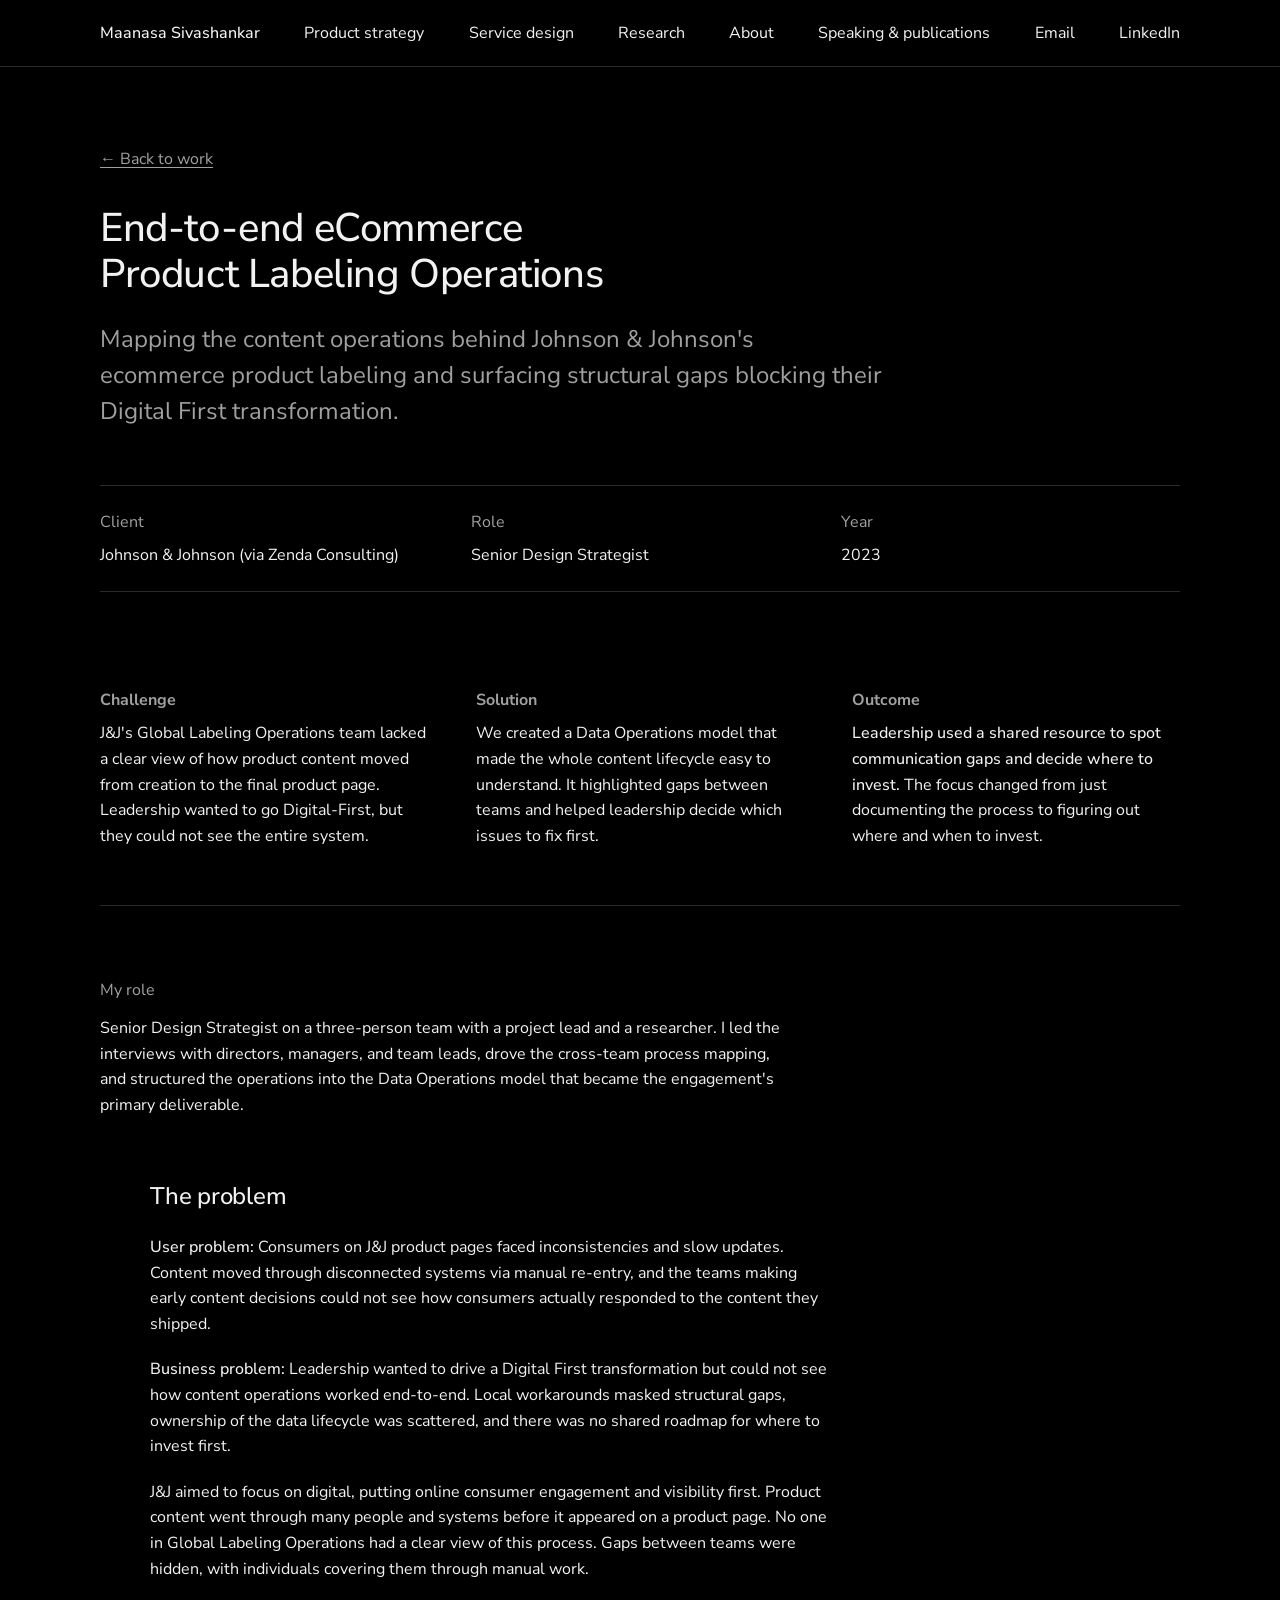
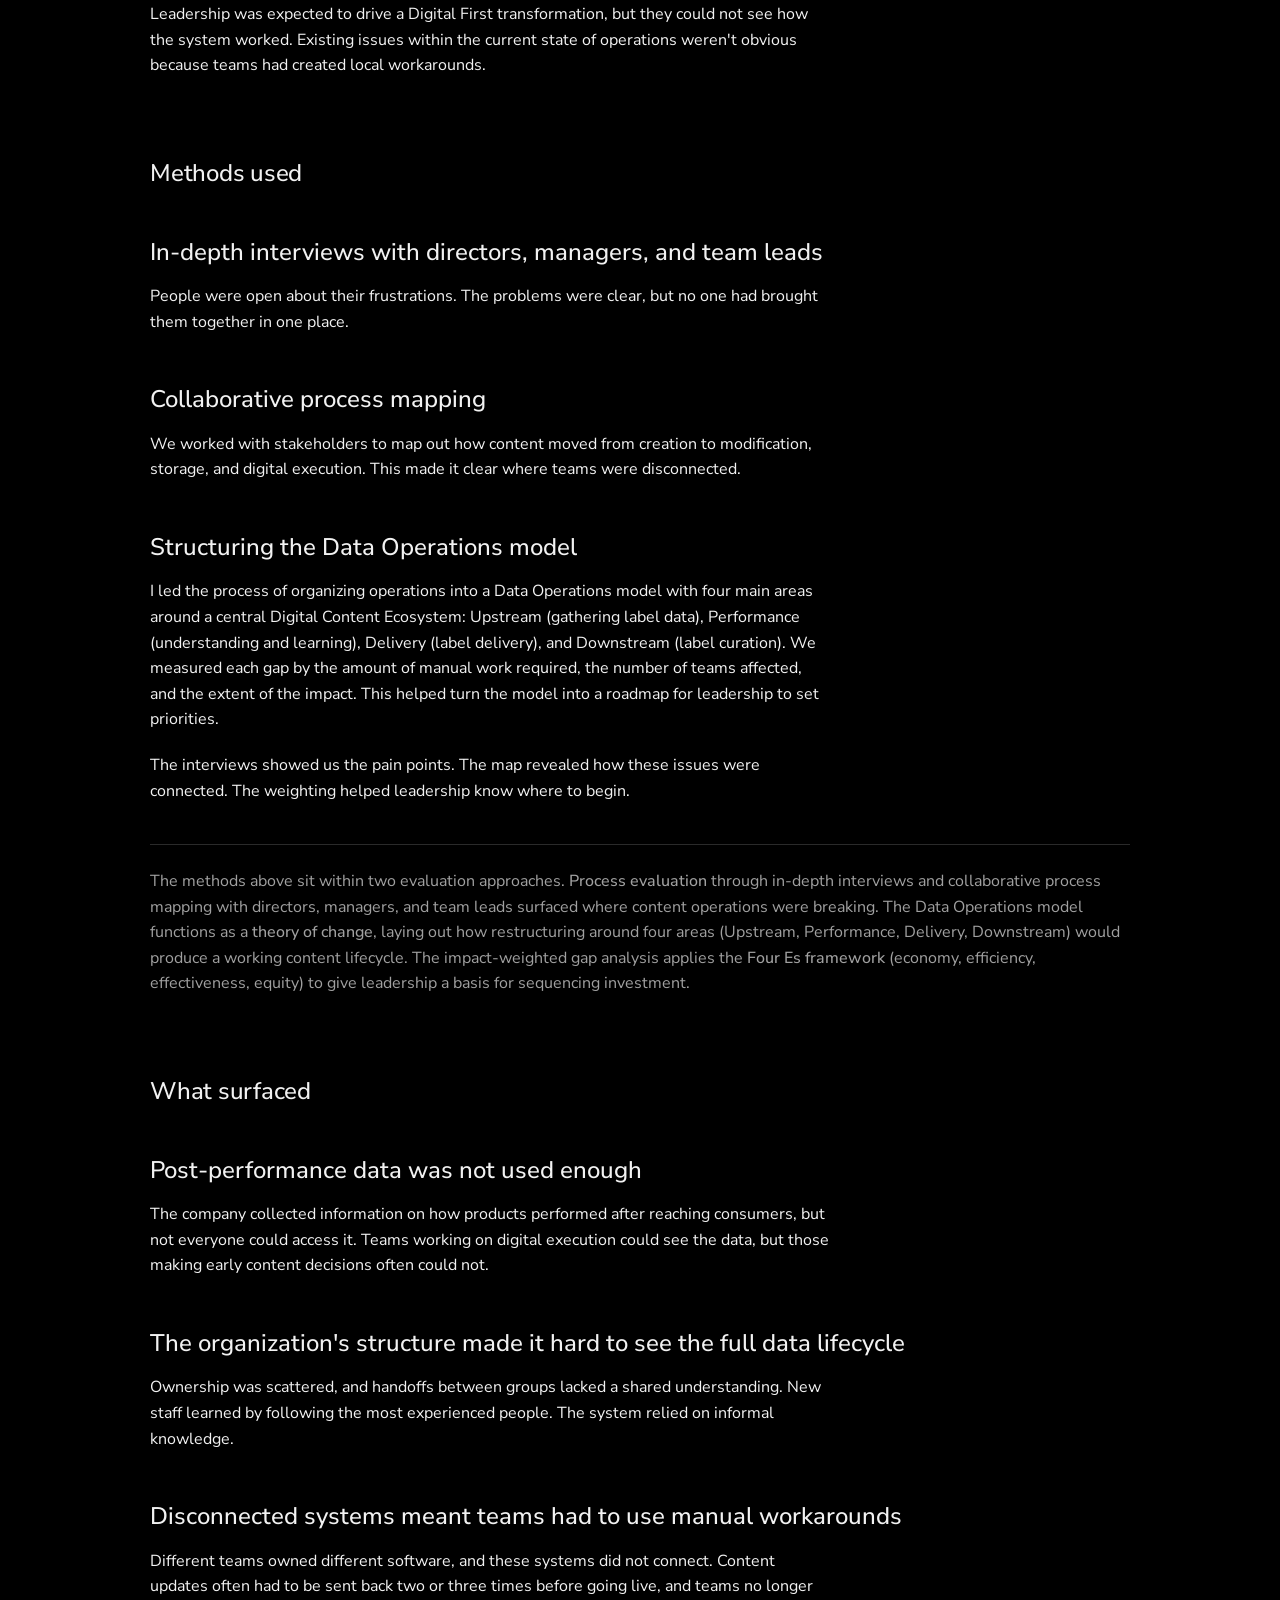
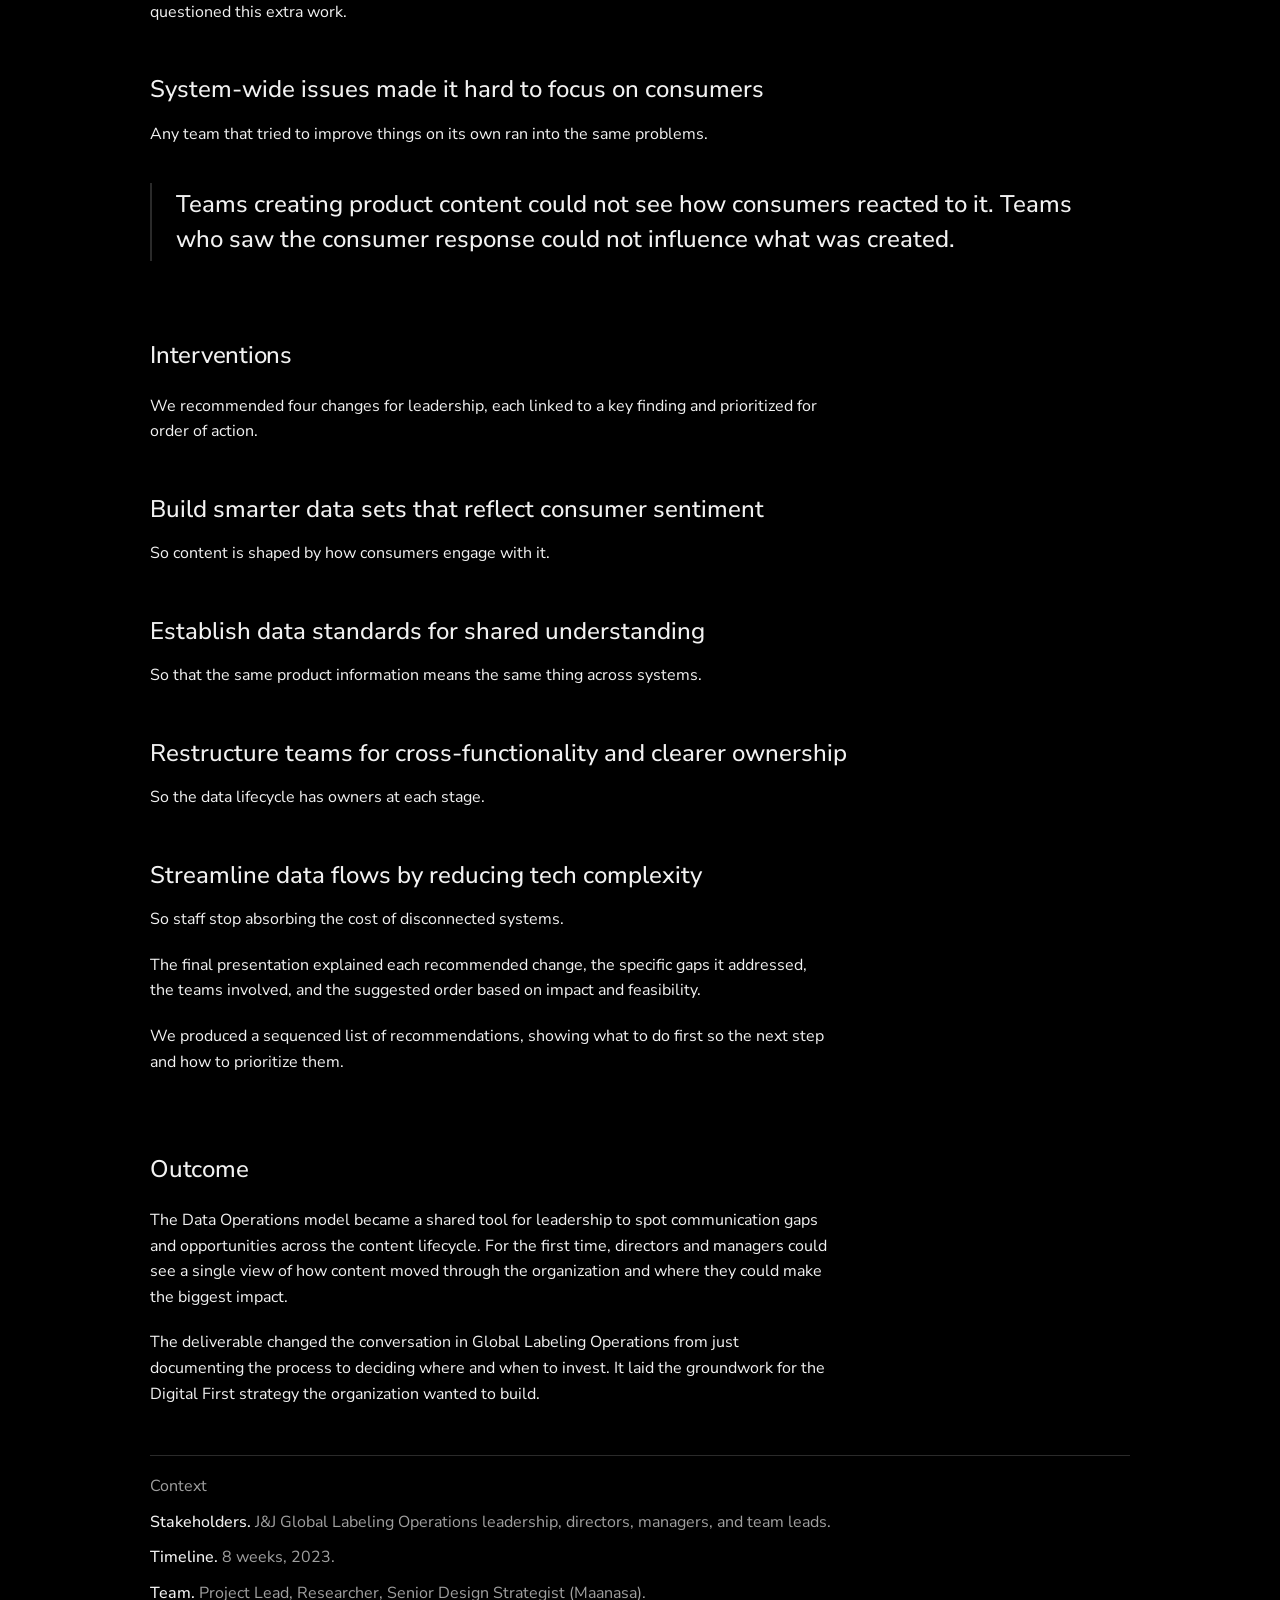
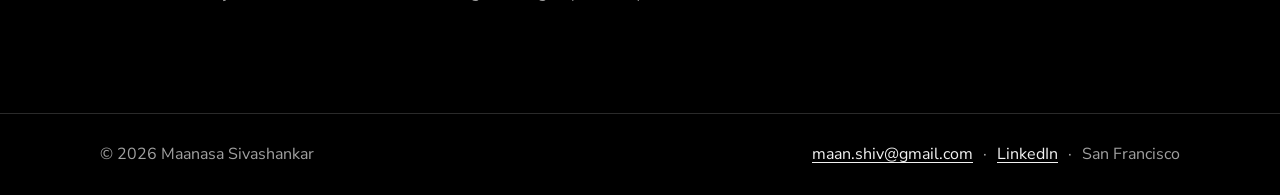
<file: project-4.html>
<!DOCTYPE html>
<html lang="en">
<head>
  <meta charset="UTF-8" />
  <meta name="viewport" content="width=device-width, initial-scale=1.0" />
  <title>Johnson &amp; Johnson Product Labeling Operations &middot; Maanasa Sivashankar</title>
  <link rel="preconnect" href="https://fonts.googleapis.com" />
  <link rel="preconnect" href="https://fonts.gstatic.com" crossorigin />
  <link href="https://fonts.googleapis.com/css2?family=Nunito+Sans:opsz,wght@6..12,400;6..12,500&display=swap" rel="stylesheet" />
  <link rel="stylesheet" href="css/style.css" />
</head>
<body class="case-dark">
  <header class="site-header">
    <nav class="container nav" aria-label="Primary">
      <a href="index.html" class="nav-name">Maanasa Sivashankar</a>
      <ul class="nav-links" id="site-nav">
        <li><a href="index.html#product-strategy">Product strategy</a></li>
        <li><a href="index.html#service-design">Service design</a></li>
        <li><a href="index.html#research">Research</a></li>
        <li><a href="index.html#about">About</a></li>
        <li><a href="index.html#credentials">Speaking &amp; publications</a></li>
        <li><a href="mailto:maan.shiv@gmail.com">Email</a></li>
        <li><a href="https://www.linkedin.com/in/maanasa-sivashankar/" target="_blank" rel="noopener">LinkedIn</a></li>
      </ul>
      <button class="nav-toggle" type="button" aria-label="Toggle menu" aria-expanded="false" aria-controls="site-nav">&#9776;</button>
    </nav>
  </header>

  <main class="page container project-detail">
    <header>
      <a href="index.html#work" class="back-link">&larr; Back to work</a>
      <h1 class="page-title">End-to-end eCommerce Product Labeling Operations</h1>
      <p class="page-lede">Mapping the content operations behind Johnson &amp; Johnson's ecommerce product labeling and surfacing structural gaps blocking their Digital First transformation.</p>
    </header>

    <dl class="project-meta">
      <div>
        <dt>Client</dt>
        <dd>Johnson &amp; Johnson (via Zenda Consulting)</dd>
      </div>
      <div>
        <dt>Role</dt>
        <dd>Senior Design Strategist</dd>
      </div>
      <div>
        <dt>Year</dt>
        <dd>2023</dd>
      </div>
    </dl>

    <section class="overview-grid" aria-label="Project overview">
      <div class="overview-item">
        <h2 class="overview-label">Challenge</h2>
        <p class="overview-body">J&amp;J's Global Labeling Operations team lacked a clear view of how product content moved from creation to the final product page. Leadership wanted to go Digital-First, but they could not see the entire system.</p>
      </div>
      <div class="overview-item">
        <h2 class="overview-label">Solution</h2>
        <p class="overview-body">We created a Data Operations model that made the whole content lifecycle easy to understand. It highlighted gaps between teams and helped leadership decide which issues to fix first.</p>
      </div>
      <div class="overview-item">
        <h2 class="overview-label">Outcome</h2>
        <p class="overview-body"><span class="text-accent">Leadership used a shared resource to spot communication gaps and decide where to invest.</span> The focus changed from just documenting the process to figuring out where and when to invest.</p>
      </div>
    </section>

    <section class="my-role">
      <h3>My role</h3>
      <p>Senior Design Strategist on a three-person team with a project lead and a researcher. I led the interviews with directors, managers, and team leads, drove the cross-team process mapping, and structured the operations into the Data Operations model that became the engagement's primary deliverable.</p>
    </section>

    <article class="project-content">

      <h2>The problem</h2>
      <p><strong>User problem:</strong> Consumers on J&amp;J product pages faced inconsistencies and slow updates. Content moved through disconnected systems via manual re-entry, and the teams making early content decisions could not see how consumers actually responded to the content they shipped.</p>
      <p><strong>Business problem:</strong> Leadership wanted to drive a Digital First transformation but could not see how content operations worked end-to-end. Local workarounds masked structural gaps, ownership of the data lifecycle was scattered, and there was no shared roadmap for where to invest first.</p>
      <p>J&amp;J aimed to focus on digital, putting online consumer engagement and visibility first. Product content went through many people and systems before it appeared on a product page. No one in Global Labeling Operations had a clear view of this process. Gaps between teams were hidden, with individuals covering them through manual work.</p>

      <p>Leadership was expected to drive a Digital First transformation, but they could not see how the system worked. Existing issues within the current state of operations weren't obvious because teams had created local workarounds.</p>

      <h2>Methods used</h2>

      <h3>In-depth interviews with directors, managers, and team leads</h3>
      <p>People were open about their frustrations. The problems were clear, but no one had brought them together in one place.</p>

      <h3>Collaborative process mapping</h3>
      <p>We worked with stakeholders to map out how content moved from creation to modification, storage, and digital execution. This made it clear where teams were disconnected.</p>

      <h3>Structuring the Data Operations model</h3>
      <p>I led the process of organizing operations into a Data Operations model with four main areas around a central Digital Content Ecosystem: Upstream (gathering label data), Performance (understanding and learning), Delivery (label delivery), and Downstream (label curation). We measured each gap by the amount of manual work required, the number of teams affected, and the extent of the impact. This helped turn the model into a roadmap for leadership to set priorities.</p>

      <p>The interviews showed us the pain points. The map revealed how these issues were connected. The weighting helped leadership know where to begin.</p>

      <aside class="evaluation-note">
        <p>The methods above sit within two evaluation approaches. <strong>Process evaluation</strong> through in-depth interviews and collaborative process mapping with directors, managers, and team leads surfaced where content operations were breaking. The Data Operations model functions as a <strong>theory of change</strong>, laying out how restructuring around four areas (Upstream, Performance, Delivery, Downstream) would produce a working content lifecycle. The impact-weighted gap analysis applies the <strong>Four Es framework</strong> (economy, efficiency, effectiveness, equity) to give leadership a basis for sequencing investment.</p>
      </aside>

      <h2>What surfaced</h2>

      <h3>Post-performance data was not used enough</h3>
      <p>The company collected information on how products performed after reaching consumers, but not everyone could access it. Teams working on digital execution could see the data, but those making early content decisions often could not.</p>

      <h3>The organization's structure made it hard to see the full data lifecycle</h3>
      <p>Ownership was scattered, and handoffs between groups lacked a shared understanding. New staff learned by following the most experienced people. The system relied on informal knowledge.</p>

      <h3>Disconnected systems meant teams had to use manual workarounds</h3>
      <p>Different teams owned different software, and these systems did not connect. Content updates often had to be sent back two or three times before going live, and teams no longer questioned this extra work.</p>

      <h3>System-wide issues made it hard to focus on consumers</h3>
      <p>Any team that tried to improve things on its own ran into the same problems.</p>

      <blockquote class="project-callout">Teams creating product content could not see how consumers reacted to it. Teams who saw the consumer response could not influence what was created.</blockquote>

      <h2>Interventions</h2>

      <p>We recommended four changes for leadership, each linked to a key finding and prioritized for order of action.</p>

      <h3>Build smarter data sets that reflect consumer sentiment</h3>
      <p>So content is shaped by how consumers engage with it.</p>

      <h3>Establish data standards for shared understanding</h3>
      <p>So that the same product information means the same thing across systems.</p>

      <h3>Restructure teams for cross-functionality and clearer ownership</h3>
      <p>So the data lifecycle has owners at each stage.</p>

      <h3>Streamline data flows by reducing tech complexity</h3>
      <p>So staff stop absorbing the cost of disconnected systems.</p>

      <p>The final presentation explained each recommended change, the specific gaps it addressed, the teams involved, and the suggested order based on impact and feasibility.</p>

      <p>We produced a sequenced list of recommendations, showing what to do first so the next step and how to prioritize them.</p>

      <h2>Outcome</h2>

      <p>The Data Operations model became a shared tool for leadership to spot communication gaps and opportunities across the content lifecycle. For the first time, directors and managers could see a single view of how content moved through the organization and where they could make the biggest impact.</p>

      <p>The deliverable changed the conversation in Global Labeling Operations from just documenting the process to deciding where and when to invest. It laid the groundwork for the Digital First strategy the organization wanted to build.</p>

      <section class="project-context">
        <h3>Context</h3>
        <p><strong>Stakeholders.</strong> J&amp;J Global Labeling Operations leadership, directors, managers, and team leads.</p>
        <p><strong>Timeline.</strong> 8 weeks, 2023.</p>
        <p><strong>Team.</strong> Project Lead, Researcher, Senior Design Strategist (Maanasa).</p>
      </section>
    </article>
  </main>

  <footer class="site-footer">
    <div class="container footer-inner">
      <span>&copy; 2026 Maanasa Sivashankar</span>
      <ul class="footer-links">
        <li><a href="mailto:maan.shiv@gmail.com">maan.shiv@gmail.com</a></li>
        <li><a href="https://www.linkedin.com/in/maanasa-sivashankar/" target="_blank" rel="noopener">LinkedIn</a></li>
        <li>San Francisco</li>
      </ul>
    </div>
  </footer>

  <script src="js/main.js"></script>
</body>
</html>
</file>
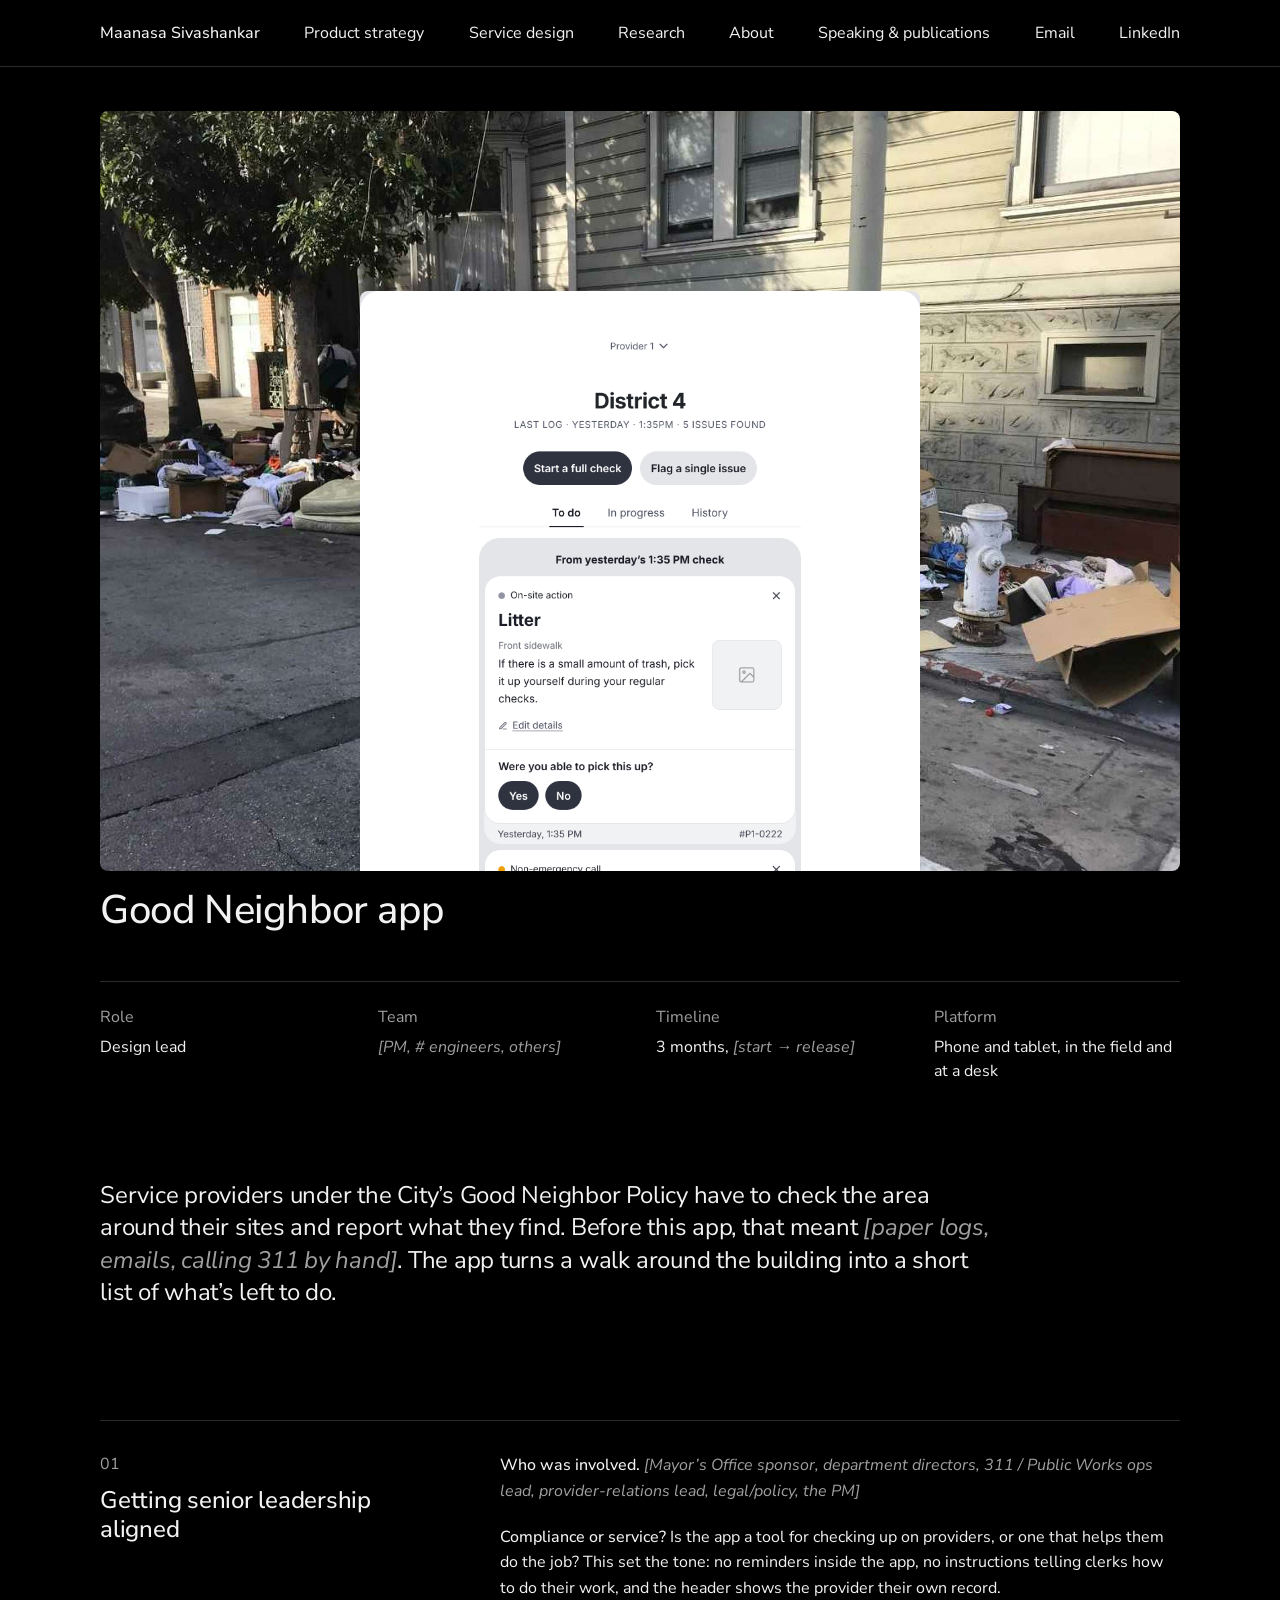
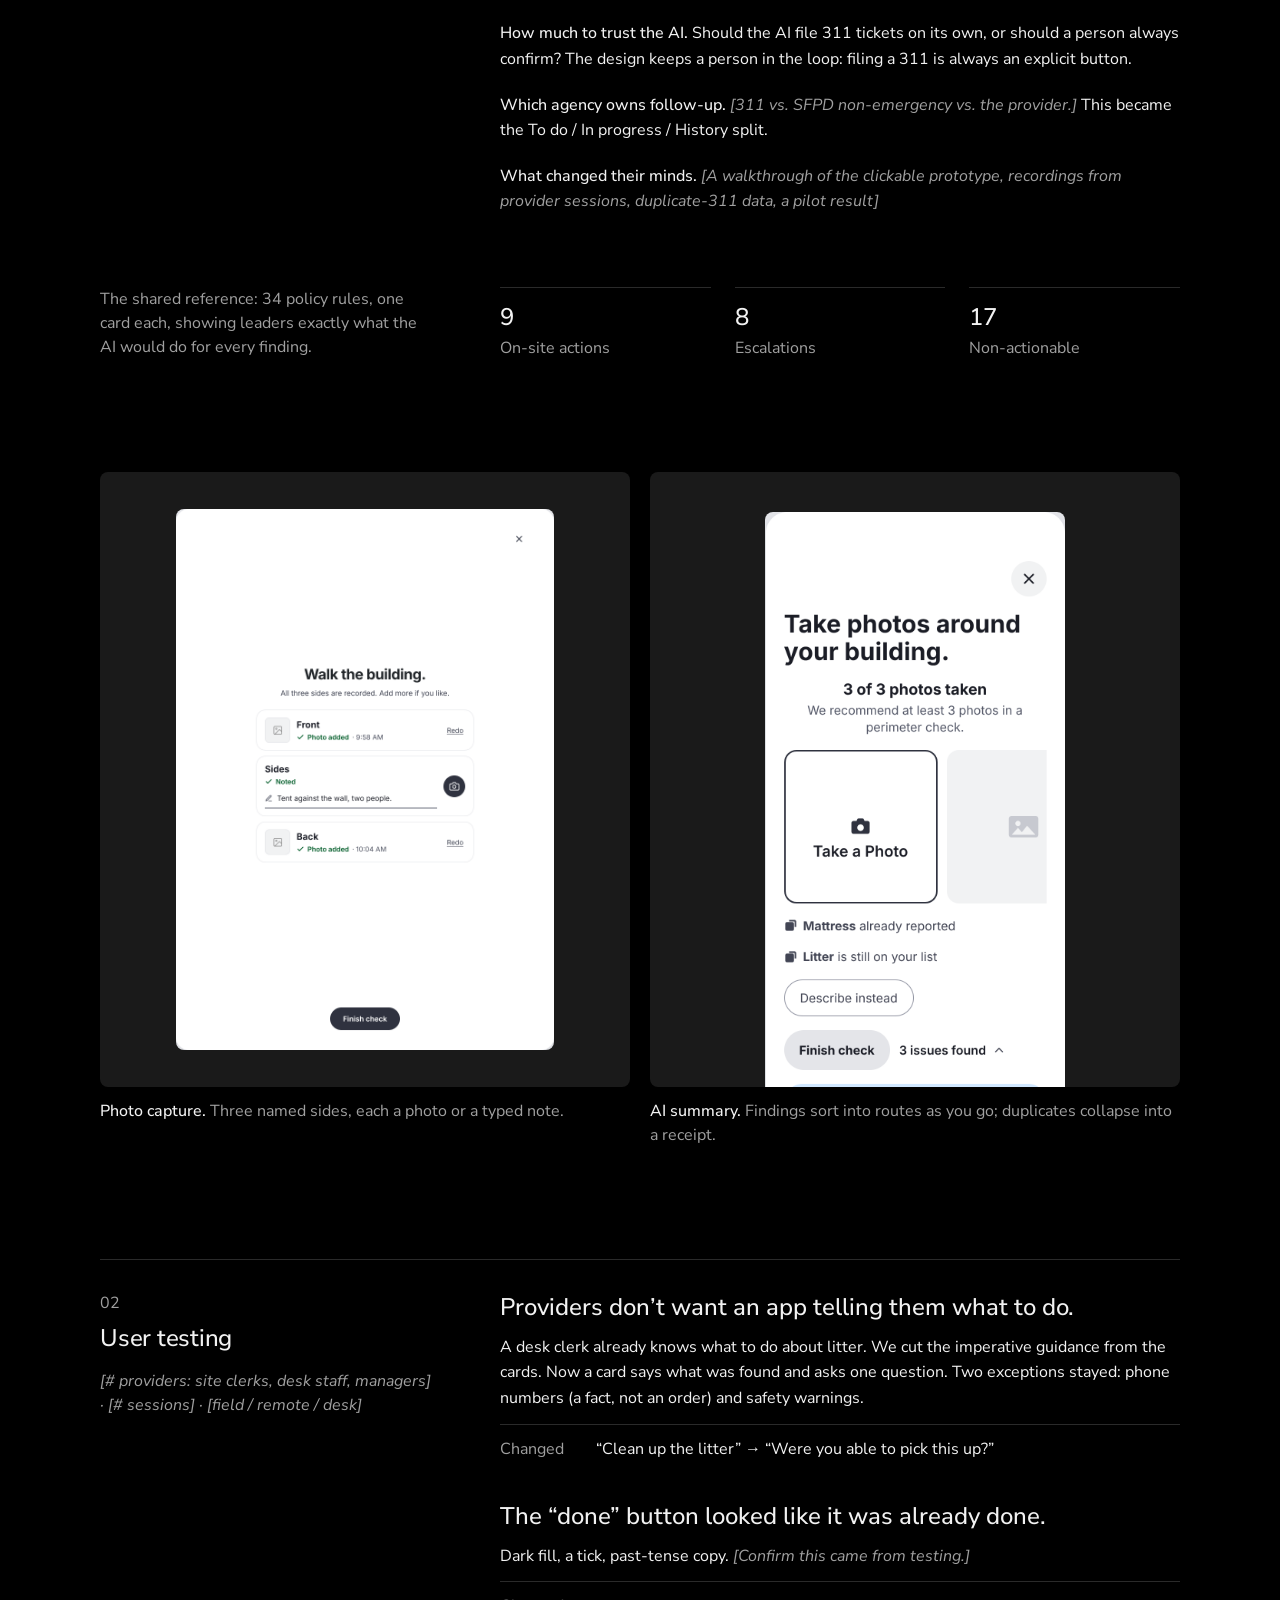
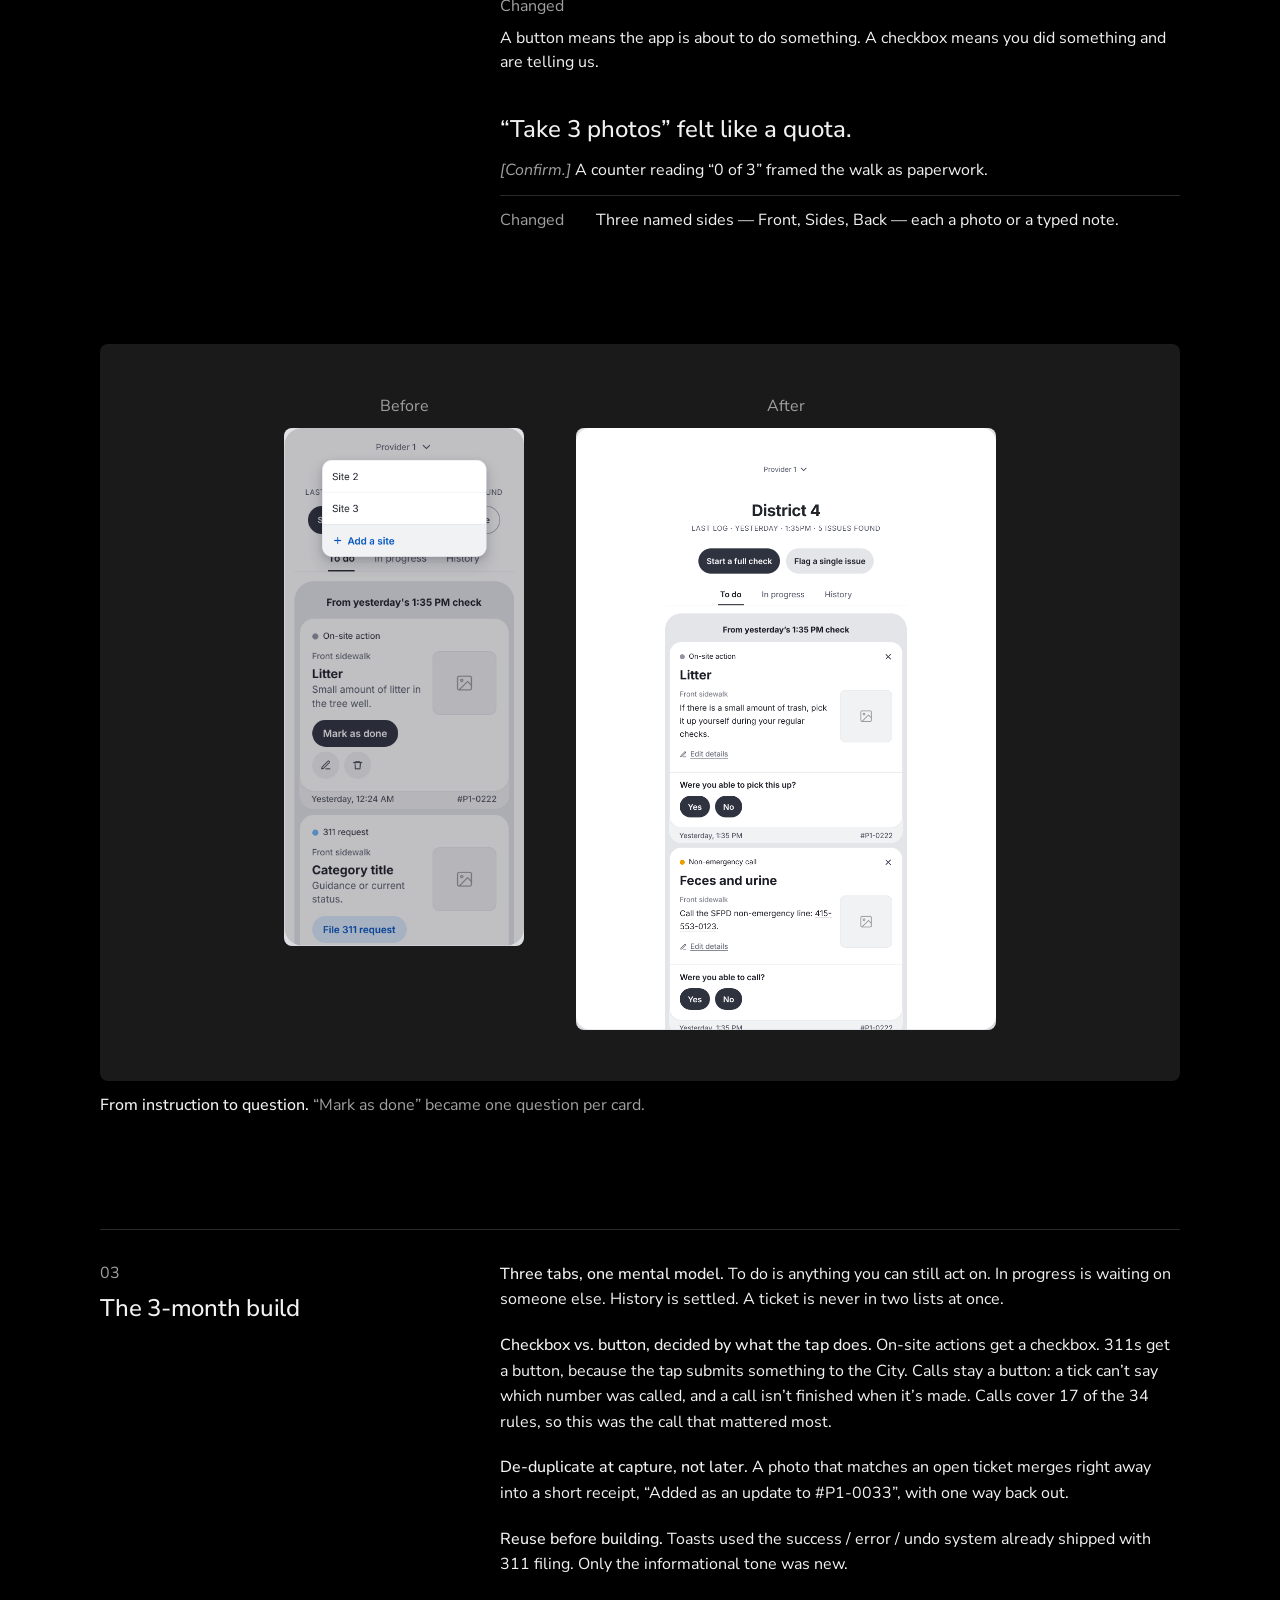
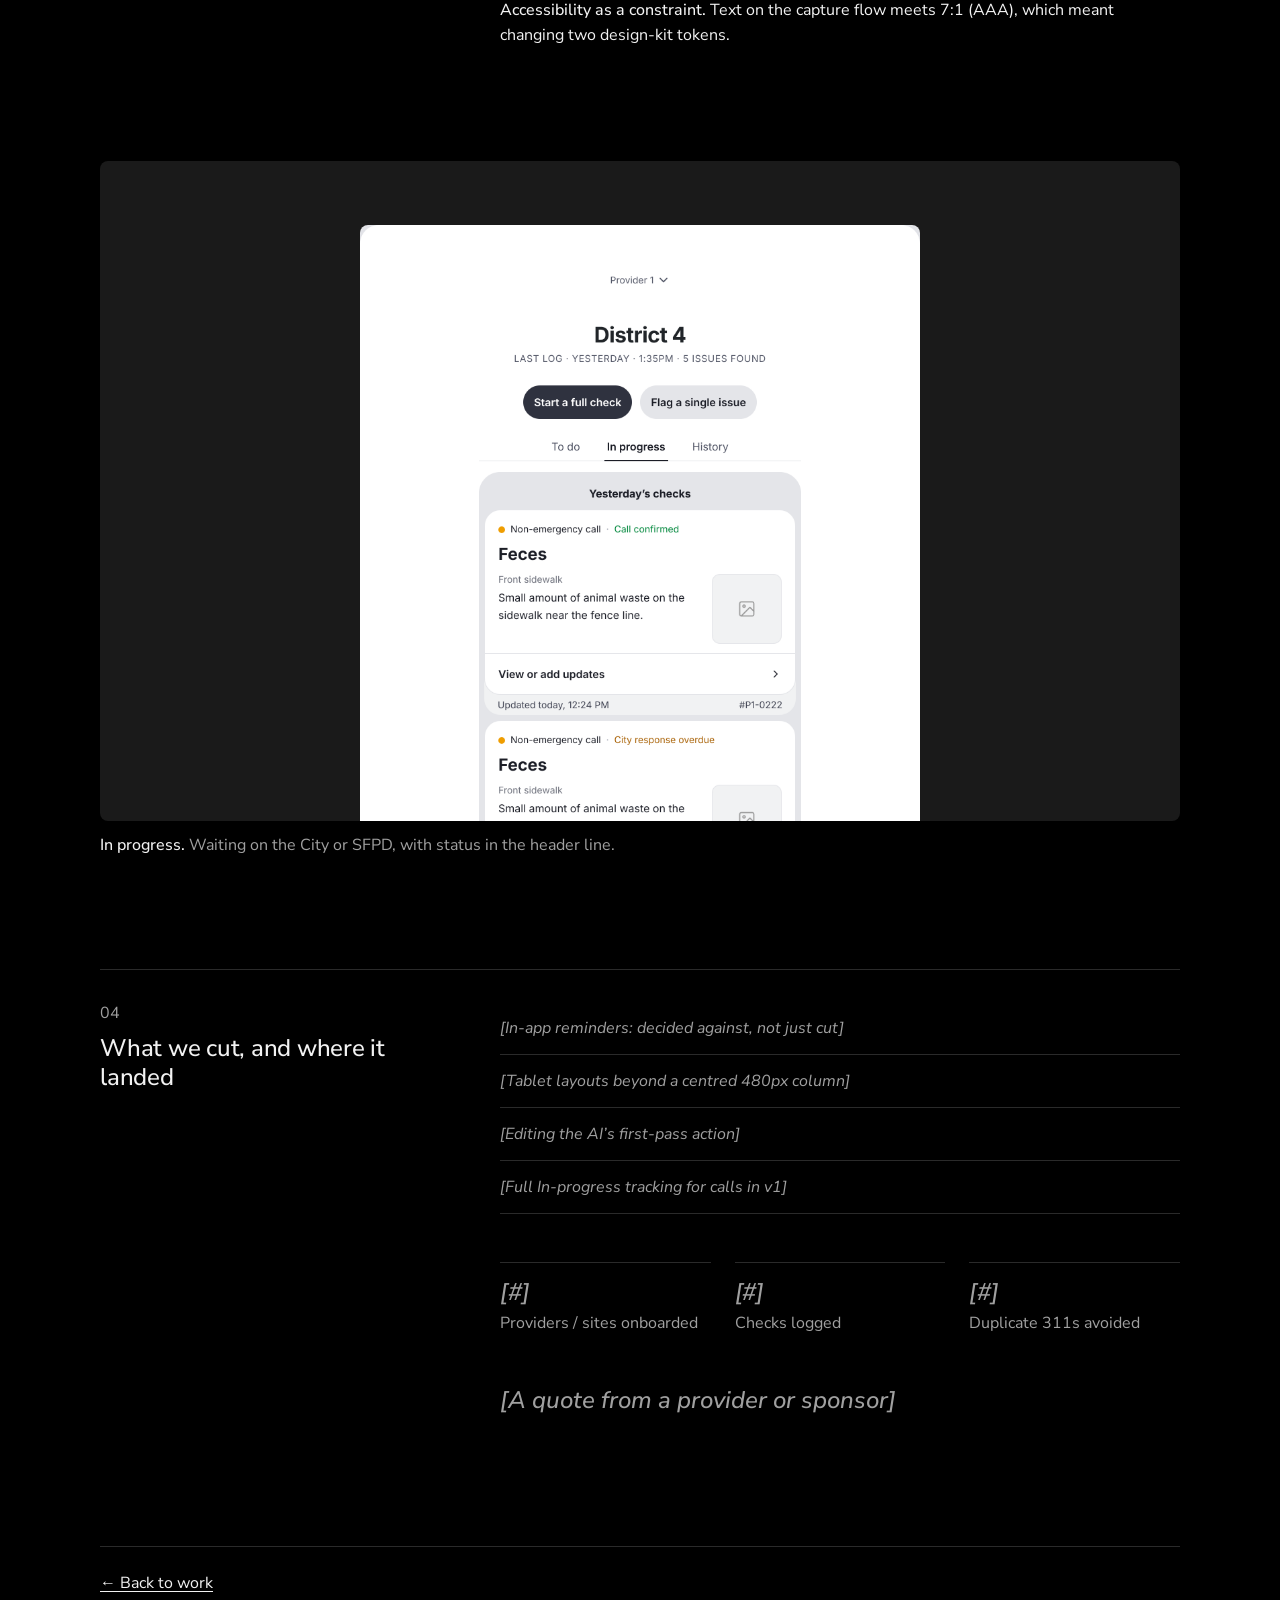
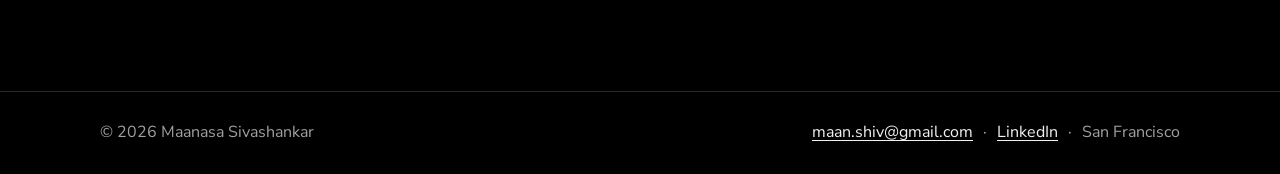
<file: project-6.html>
<!DOCTYPE html>
<html lang="en">
<head>
  <meta charset="UTF-8" />
  <meta name="viewport" content="width=device-width, initial-scale=1.0" />
  <title>Good Neighbor app &middot; Maanasa Sivashankar</title>
  <link rel="preconnect" href="https://fonts.googleapis.com" />
  <link rel="preconnect" href="https://fonts.gstatic.com" crossorigin />
  <link href="https://fonts.googleapis.com/css2?family=Nunito+Sans:opsz,wght@6..12,400;6..12,500&display=swap" rel="stylesheet" />
  <link rel="stylesheet" href="css/style.css" />
</head>
<body class="gnp-case case-dark">
  <header class="site-header">
    <nav class="container nav" aria-label="Primary">
      <a href="index.html" class="nav-name">Maanasa Sivashankar</a>
      <ul class="nav-links" id="site-nav">
        <li><a href="index.html#product-strategy">Product strategy</a></li>
        <li><a href="index.html#service-design">Service design</a></li>
        <li><a href="index.html#research">Research</a></li>
        <li><a href="index.html#about">About</a></li>
        <li><a href="index.html#credentials">Speaking &amp; publications</a></li>
        <li><a href="mailto:maan.shiv@gmail.com">Email</a></li>
        <li><a href="https://www.linkedin.com/in/maanasa-sivashankar/" target="_blank" rel="noopener">LinkedIn</a></li>
      </ul>
      <button class="nav-toggle" type="button" aria-label="Toggle menu" aria-expanded="false" aria-controls="site-nav">&#9776;</button>
    </nav>
  </header>

  <main class="gnp-main">
    <div class="gnp-wrap">

      <!-- Hero panel -->
      <figure class="gnp-hero">
        <div class="gnp-hero-photo">
          <img class="gnp-hero-screen" src="gnp-03-home-todo.png" alt="Home screen for a provider site: District 4, its last check, and To do cards grouped by check." />
        </div>
        <figcaption class="gnp-hero-caption">
          <h1 class="gnp-title">Good Neighbor app</h1>
        </figcaption>
      </figure>

      <!-- Meta row -->
      <dl class="gnp-meta">
        <div><dt>Role</dt><dd>Design lead</dd></div>
        <div><dt>Team</dt><dd><span class="gnp-fill">[PM, # engineers, others]</span></dd></div>
        <div><dt>Timeline</dt><dd>3 months, <span class="gnp-fill">[start &rarr; release]</span></dd></div>
        <div><dt>Platform</dt><dd>Phone and tablet, in the field and at a desk</dd></div>
      </dl>

      <!-- Intro -->
      <section class="gnp-intro">
        <p>Service providers under the City&rsquo;s Good Neighbor Policy have to check the area around their sites and report what they find. Before this app, that meant <span class="gnp-fill">[paper logs, emails, calling 311 by hand]</span>. The app turns a walk around the building into a short list of what&rsquo;s left to do.</p>
      </section>

      <!-- 01 Leadership -->
      <section class="gnp-section" aria-labelledby="gnp-s1">
        <div class="gnp-label">
          <div class="gnp-num">01</div>
          <h2 id="gnp-s1">Getting senior leadership aligned</h2>
        </div>
        <div class="gnp-body gnp-prose">
          <p><strong>Who was involved.</strong> <span class="gnp-fill">[Mayor&rsquo;s Office sponsor, department directors, 311 / Public Works ops lead, provider-relations lead, legal/policy, the PM]</span></p>
          <p><strong>Compliance or service?</strong> Is the app a tool for checking up on providers, or one that helps them do the job? This set the tone: no reminders inside the app, no instructions telling clerks how to do their work, and the header shows the provider their own record.</p>
          <p><strong>How much to trust the AI.</strong> Should the AI file 311 tickets on its own, or should a person always confirm? The design keeps a person in the loop: filing a 311 is always an explicit button.</p>
          <p><strong>Which agency owns follow-up.</strong> <span class="gnp-fill">[311 vs. SFPD non-emergency vs. the provider.]</span> This became the To do / In progress / History split.</p>
          <p><strong>What changed their minds.</strong> <span class="gnp-fill">[A walkthrough of the clickable prototype, recordings from provider sessions, duplicate-311 data, a pilot result]</span></p>
        </div>
      </section>

      <!-- Rules map stat band -->
      <div class="gnp-band">
        <p class="gnp-band-note">The shared reference: 34 policy rules, one card each, showing leaders exactly what the AI would do for every finding.</p>
        <div class="gnp-stats gnp-stats--three">
          <div class="gnp-stat"><div class="gnp-stat-value">9</div><div class="gnp-stat-label">On-site actions</div></div>
          <div class="gnp-stat"><div class="gnp-stat-value">8</div><div class="gnp-stat-label">Escalations</div></div>
          <div class="gnp-stat"><div class="gnp-stat-value">17</div><div class="gnp-stat-label">Non-actionable</div></div>
        </div>
      </div>

      <!-- Media pair: capture + AI summary -->
      <div class="gnp-pair">
        <figure class="gnp-figure">
          <div class="gnp-panel gnp-panel--neutral gnp-panel--center">
            <img class="gnp-shot-capture" src="gnp-01-capture.png" alt="Photo capture: Front, Sides and Back, each recorded with a photo or a typed note." loading="lazy" />
          </div>
          <figcaption class="gnp-caption"><span class="gnp-caption-lead">Photo capture.</span> Three named sides, each a photo or a typed note.</figcaption>
        </figure>
        <figure class="gnp-figure">
          <div class="gnp-panel gnp-panel--accent gnp-panel--top">
            <img class="gnp-shot-summary" src="gnp-02-ai-summary.png" alt="AI summary under the camera: 3 issues found, 2 new and 1 duplicate." loading="lazy" />
          </div>
          <figcaption class="gnp-caption"><span class="gnp-caption-lead">AI summary.</span> Findings sort into routes as you go; duplicates collapse into a receipt.</figcaption>
        </figure>
      </div>

      <!-- 02 User testing -->
      <section class="gnp-section" aria-labelledby="gnp-s2">
        <div class="gnp-label">
          <div class="gnp-num">02</div>
          <h2 id="gnp-s2">User testing</h2>
          <p class="gnp-label-note"><span class="gnp-fill">[# providers: site clerks, desk staff, managers] &middot; [# sessions] &middot; [field / remote / desk]</span></p>
        </div>
        <div class="gnp-body gnp-findings">
          <article class="gnp-finding">
            <h3>Providers don&rsquo;t want an app telling them what to do.</h3>
            <p>A desk clerk already knows what to do about litter. We cut the imperative guidance from the cards. Now a card says what was found and asks one question. Two exceptions stayed: phone numbers (a fact, not an order) and safety warnings.</p>
            <div class="gnp-change"><span class="gnp-change-label">Changed</span><span>&ldquo;Clean up the litter&rdquo; &rarr; &ldquo;Were you able to pick this up?&rdquo;</span></div>
          </article>
          <article class="gnp-finding">
            <h3>The &ldquo;done&rdquo; button looked like it was already done.</h3>
            <p>Dark fill, a tick, past-tense copy. <span class="gnp-fill">[Confirm this came from testing.]</span></p>
            <div class="gnp-change"><span class="gnp-change-label">Changed</span><span>A button means the app is about to do something. A checkbox means you did something and are telling us.</span></div>
          </article>
          <article class="gnp-finding">
            <h3>&ldquo;Take 3 photos&rdquo; felt like a quota.</h3>
            <p><span class="gnp-fill">[Confirm.]</span> A counter reading &ldquo;0 of 3&rdquo; framed the walk as paperwork.</p>
            <div class="gnp-change"><span class="gnp-change-label">Changed</span><span>Three named sides &mdash; Front, Sides, Back &mdash; each a photo or a typed note.</span></div>
          </article>
        </div>
      </section>

      <!-- Full-width before/after panel -->
      <figure class="gnp-figure gnp-figure--spaced">
        <div class="gnp-compare">
          <div class="gnp-compare-col gnp-compare-col--before">
            <div class="gnp-compare-label">Before</div>
            <img src="gnp-05-site-switch.png" alt="Earlier home screen with a Mark as done button and site switcher open." loading="lazy" />
          </div>
          <div class="gnp-compare-col gnp-compare-col--after">
            <div class="gnp-compare-label">After</div>
            <img src="gnp-03-home-todo.png" alt="Final To do card asking Were you able to pick this up? with Yes and No." loading="lazy" />
          </div>
        </div>
        <figcaption class="gnp-caption"><span class="gnp-caption-lead">From instruction to question.</span> &ldquo;Mark as done&rdquo; became one question per card.</figcaption>
      </figure>

      <!-- 03 Build -->
      <section class="gnp-section" aria-labelledby="gnp-s3">
        <div class="gnp-label">
          <div class="gnp-num">03</div>
          <h2 id="gnp-s3">The 3-month build</h2>
        </div>
        <div class="gnp-body gnp-prose">
          <p><strong>Three tabs, one mental model.</strong> To do is anything you can still act on. In progress is waiting on someone else. History is settled. A ticket is never in two lists at once.</p>
          <p><strong>Checkbox vs. button, decided by what the tap does.</strong> On-site actions get a checkbox. 311s get a button, because the tap submits something to the City. Calls stay a button: a tick can&rsquo;t say which number was called, and a call isn&rsquo;t finished when it&rsquo;s made. Calls cover 17 of the 34 rules, so this was the call that mattered most.</p>
          <p><strong>De-duplicate at capture, not later.</strong> A photo that matches an open ticket merges right away into a short receipt, &ldquo;Added as an update to #P1-0033&rdquo;, with one way back out.</p>
          <p><strong>Reuse before building.</strong> Toasts used the success / error / undo system already shipped with 311 filing. Only the informational tone was new.</p>
          <p><strong>Accessibility as a constraint.</strong> Text on the capture flow meets 7:1 (AAA), which meant changing two design-kit tokens.</p>
        </div>
      </section>

      <!-- In progress panel -->
      <figure class="gnp-figure gnp-figure--spaced">
        <div class="gnp-panel gnp-panel--accent gnp-panel--wide">
          <img class="gnp-shot-progress" src="gnp-04-in-progress.png" alt="In progress tab: items waiting on the City or SFPD with status in each card&rsquo;s header line." loading="lazy" />
        </div>
        <figcaption class="gnp-caption"><span class="gnp-caption-lead">In progress.</span> Waiting on the City or SFPD, with status in the header line.</figcaption>
      </figure>

      <!-- 04 Cut + Outcome -->
      <section class="gnp-section" aria-labelledby="gnp-s4">
        <div class="gnp-label">
          <div class="gnp-num">04</div>
          <h2 id="gnp-s4">What we cut, and where it landed</h2>
        </div>
        <div class="gnp-body gnp-outcome">
          <ul class="gnp-cuts">
            <li><span class="gnp-fill">[In-app reminders: decided against, not just cut]</span></li>
            <li><span class="gnp-fill">[Tablet layouts beyond a centred 480px column]</span></li>
            <li><span class="gnp-fill">[Editing the AI&rsquo;s first-pass action]</span></li>
            <li><span class="gnp-fill">[Full In-progress tracking for calls in v1]</span></li>
          </ul>
          <div class="gnp-stats gnp-stats--auto">
            <div class="gnp-stat"><div class="gnp-stat-value gnp-stat-value--sm gnp-fill">[#]</div><div class="gnp-stat-label">Providers / sites onboarded</div></div>
            <div class="gnp-stat"><div class="gnp-stat-value gnp-stat-value--sm gnp-fill">[#]</div><div class="gnp-stat-label">Checks logged</div></div>
            <div class="gnp-stat"><div class="gnp-stat-value gnp-stat-value--sm gnp-fill">[#]</div><div class="gnp-stat-label">Duplicate 311s avoided</div></div>
          </div>
          <blockquote class="gnp-quote"><span class="gnp-fill">[A quote from a provider or sponsor]</span></blockquote>
        </div>
      </section>

      <!-- Back to work -->
      <div class="gnp-back">
        <a href="index.html#product-strategy">&larr; Back to work</a>
      </div>

    </div>
  </main>

  <footer class="site-footer">
    <div class="container footer-inner">
      <span>&copy; 2026 Maanasa Sivashankar</span>
      <ul class="footer-links">
        <li><a href="mailto:maan.shiv@gmail.com">maan.shiv@gmail.com</a></li>
        <li><a href="https://www.linkedin.com/in/maanasa-sivashankar/" target="_blank" rel="noopener">LinkedIn</a></li>
        <li>San Francisco</li>
      </ul>
    </div>
  </footer>

  <script src="js/main.js"></script>
</body>
</html>
</file>
<file: adventures/adventures.css>
/* ============================================================
   Adventures — a private, offline-first video scrapbook.
   Self-contained: no build step, no fonts to download, no CDN.
   ============================================================ */

:root {
  --bg:        #0d0c10;
  --bg-warm:   #14121a;
  --panel:     #1a1820;
  --panel-hi:  #221f2a;
  --fg:        #f4efe7;
  --muted:     #9a9289;
  --faint:     #6a635c;
  --accent:    #e8a13a;
  --accent-dim:#8a6224;
  --border:    #2a2731;

  --serif: Georgia, "Iowan Old Style", "Times New Roman", serif;
  --sans: -apple-system, BlinkMacSystemFont, "Segoe UI", Roboto, Helvetica, Arial, sans-serif;

  --max: 1180px;
  --radius: 14px;
}

* { box-sizing: border-box; }

html, body {
  margin: 0;
  padding: 0;
  background: var(--bg);
  color: var(--fg);
  font-family: var(--sans);
  -webkit-font-smoothing: antialiased;
}

body { overflow-x: hidden; }
body.locked { overflow: hidden; }

button { font-family: inherit; color: inherit; cursor: pointer; }

/* ---------------- opening title card ---------------- */

.intro {
  position: fixed;
  inset: 0;
  z-index: 60;
  display: grid;
  place-items: center;
  padding: 24px;
  text-align: center;
  background:
    radial-gradient(120% 80% at 50% 0%, #241d2e 0%, transparent 60%),
    radial-gradient(100% 90% at 50% 100%, #1b1520 0%, transparent 55%),
    var(--bg);
  transition: opacity .7s ease, visibility .7s;
}
.intro.gone { opacity: 0; visibility: hidden; pointer-events: none; }

.intro-inner { max-width: 640px; animation: rise 1.1s cubic-bezier(.2,.7,.3,1) both; }

.intro-kicker {
  margin: 0 0 22px;
  font-size: 12px;
  letter-spacing: .22em;
  text-transform: uppercase;
  color: var(--accent);
}
.intro-title {
  margin: 0;
  font-family: var(--serif);
  font-weight: 400;
  font-size: clamp(48px, 12vw, 104px);
  line-height: 1;
  letter-spacing: -.02em;
}
.intro-sub {
  margin: 18px 0 0;
  font-family: var(--serif);
  font-style: italic;
  font-size: clamp(17px, 3.4vw, 22px);
  color: var(--muted);
}
.intro-open {
  margin-top: 42px;
  padding: 13px 30px;
  background: transparent;
  border: 1px solid var(--accent-dim);
  border-radius: 999px;
  color: var(--accent);
  font-size: 13px;
  letter-spacing: .16em;
  text-transform: uppercase;
  transition: background .25s, border-color .25s, color .25s;
}
.intro-open:hover { background: var(--accent); border-color: var(--accent); color: #1a1206; }

@keyframes rise {
  from { opacity: 0; transform: translateY(18px); }
  to   { opacity: 1; transform: none; }
}

/* ---------------- masthead ---------------- */

.app { max-width: var(--max); margin: 0 auto; padding: 0 24px 100px; }

.masthead { padding: 56px 0 30px; }
.masthead-row { display: flex; align-items: baseline; justify-content: space-between; gap: 16px; }
.masthead-title {
  margin: 0;
  font-family: var(--serif);
  font-weight: 400;
  font-size: clamp(32px, 6vw, 52px);
  letter-spacing: -.02em;
}
.ghost-btn {
  flex: none;
  width: 38px; height: 38px;
  background: transparent;
  border: 1px solid var(--border);
  border-radius: 50%;
  color: var(--muted);
  font-size: 15px;
  line-height: 1;
  transition: border-color .2s, color .2s;
}
.ghost-btn:hover { border-color: var(--accent-dim); color: var(--accent); }

.masthead-sub {
  margin: 14px 0 0;
  max-width: 58ch;
  font-family: var(--serif);
  font-style: italic;
  font-size: 17px;
  line-height: 1.6;
  color: var(--muted);
}
.tally {
  margin: 20px 0 0;
  font-size: 12px;
  letter-spacing: .13em;
  text-transform: uppercase;
  color: var(--faint);
}

/* ---------------- filters ---------------- */

.filters {
  display: flex;
  flex-wrap: wrap;
  gap: 8px;
  padding: 22px 0 34px;
  border-bottom: 1px solid var(--border);
}
.chip {
  padding: 7px 15px;
  background: transparent;
  border: 1px solid var(--border);
  border-radius: 999px;
  color: var(--muted);
  font-size: 12.5px;
  letter-spacing: .04em;
  transition: border-color .2s, color .2s, background .2s;
}
.chip:hover { border-color: var(--faint); color: var(--fg); }
.chip[aria-pressed="true"] {
  background: var(--accent);
  border-color: var(--accent);
  color: #1a1206;
}

/* ---------------- timeline ---------------- */

.year { padding: 46px 0 10px; }
.year-label {
  margin: 0 0 22px;
  font-family: var(--serif);
  font-size: 13px;
  letter-spacing: .3em;
  color: var(--faint);
}

.grid {
  display: grid;
  grid-template-columns: repeat(auto-fill, minmax(260px, 1fr));
  gap: 22px;
}

.card {
  display: block;
  width: 100%;
  padding: 0;
  background: var(--panel);
  border: 1px solid var(--border);
  border-radius: var(--radius);
  overflow: hidden;
  text-align: left;
  transition: transform .28s cubic-bezier(.2,.7,.3,1), border-color .28s;
}
.card:hover, .card:focus-visible {
  transform: translateY(-4px);
  border-color: var(--accent-dim);
  outline: none;
}
.card:focus-visible { box-shadow: 0 0 0 2px var(--accent); }

.card-media {
  position: relative;
  aspect-ratio: 4 / 3;
  background: linear-gradient(140deg, #211d29, #16131c);
  overflow: hidden;
}
.card-media video,
.card-media img {
  width: 100%;
  height: 100%;
  object-fit: cover;
  display: block;
}
.card-fallback {
  position: absolute;
  inset: 0;
  display: grid;
  place-items: center;
  font-family: var(--serif);
  font-size: 40px;
  color: var(--faint);
}
.card-count {
  position: absolute;
  right: 10px;
  bottom: 10px;
  padding: 4px 9px;
  background: rgba(10,8,14,.78);
  border-radius: 999px;
  font-size: 11px;
  letter-spacing: .08em;
  color: var(--fg);
  backdrop-filter: blur(4px);
}
.card-play {
  position: absolute;
  inset: 0;
  display: grid;
  place-items: center;
  opacity: 0;
  background: rgba(10,8,14,.3);
  transition: opacity .25s;
}
.card:hover .card-play { opacity: 1; }
.card-play span {
  width: 46px; height: 46px;
  display: grid; place-items: center;
  border: 1px solid rgba(244,239,231,.6);
  border-radius: 50%;
  font-size: 15px;
  padding-left: 3px;
}

.card-body { padding: 15px 16px 17px; }
.card-title {
  margin: 0;
  font-family: var(--serif);
  font-weight: 400;
  font-size: 18px;
  line-height: 1.32;
}
.card-meta {
  margin: 7px 0 0;
  font-size: 12px;
  letter-spacing: .05em;
  color: var(--muted);
}

/* ---------------- viewer ---------------- */

.viewer {
  position: fixed;
  inset: 0;
  z-index: 80;
  background: rgba(6,5,9,.95);
  backdrop-filter: blur(10px);
  overflow-y: auto;
  animation: fade .3s ease both;
}
@keyframes fade { from { opacity: 0 } to { opacity: 1 } }

.viewer-inner {
  max-width: 1000px;
  margin: 0 auto;
  padding: 64px 24px 80px;
}

.stage {
  background: #000;
  border: 1px solid var(--border);
  border-radius: var(--radius);
  overflow: hidden;
}
.stage-media { display: grid; place-items: center; }
/* No forced ratio: phone video is usually vertical, and letterboxing it into
   16/9 leaves a sliver between two black slabs. Let the file set its own shape. */
.stage-media video {
  display: block;
  max-width: 100%;
  max-height: 78vh;
  background: #000;
}
/* An iframe has no intrinsic size, so it does need a box. */
.stage-media iframe {
  display: block;
  width: 100%;
  aspect-ratio: 16 / 9;
  max-height: 78vh;
  background: #000;
  border: 0;
}
.stage-missing {
  padding: 60px 24px;
  text-align: center;
  color: var(--muted);
  font-size: 14px;
  line-height: 1.7;
}
.stage-missing code {
  color: var(--accent);
  font-size: 13px;
}

.viewer-meta { padding: 30px 2px 0; max-width: 68ch; }
.viewer-when {
  margin: 0;
  font-size: 12px;
  letter-spacing: .18em;
  text-transform: uppercase;
  color: var(--accent);
}
.viewer-title {
  margin: 12px 0 0;
  font-family: var(--serif);
  font-weight: 400;
  font-size: clamp(26px, 5vw, 38px);
  line-height: 1.2;
}
.viewer-where {
  margin: 10px 0 0;
  font-size: 14px;
  color: var(--muted);
}
.viewer-note {
  margin: 22px 0 0;
  font-family: var(--serif);
  font-size: 17.5px;
  line-height: 1.75;
  color: #d9d2c8;
  white-space: pre-wrap;
}
.viewer-tags {
  margin: 26px 0 0;
  font-size: 11.5px;
  letter-spacing: .13em;
  text-transform: uppercase;
  color: var(--faint);
}

.clipstrip {
  display: flex;
  flex-wrap: wrap;
  gap: 9px;
  margin-top: 26px;
}
.clipstrip button {
  padding: 8px 14px;
  background: var(--panel);
  border: 1px solid var(--border);
  border-radius: 8px;
  color: var(--muted);
  font-size: 12.5px;
  transition: border-color .2s, color .2s;
}
.clipstrip button:hover { border-color: var(--faint); color: var(--fg); }
.clipstrip button[aria-pressed="true"] {
  border-color: var(--accent);
  color: var(--accent);
}

.viewer-close {
  position: fixed;
  top: 18px; right: 18px;
  z-index: 2;
  width: 42px; height: 42px;
  background: rgba(26,24,32,.85);
  border: 1px solid var(--border);
  border-radius: 50%;
  color: var(--muted);
  font-size: 14px;
  transition: color .2s, border-color .2s;
}
.viewer-close:hover { color: var(--fg); border-color: var(--faint); }

.viewer-nav {
  position: fixed;
  top: 50%;
  transform: translateY(-50%);
  z-index: 2;
  width: 46px; height: 46px;
  background: rgba(26,24,32,.85);
  border: 1px solid var(--border);
  border-radius: 50%;
  color: var(--muted);
  font-size: 24px;
  line-height: 1;
  transition: color .2s, border-color .2s;
}
.viewer-nav:hover { color: var(--accent); border-color: var(--accent-dim); }
.viewer-nav[disabled] { opacity: .25; pointer-events: none; }
.viewer-prev { left: 14px; }
.viewer-next { right: 14px; }

/* ---------------- misc ---------------- */

.empty {
  padding: 70px 0;
  text-align: center;
  color: var(--muted);
  font-size: 15px;
}
.empty code { color: var(--accent); }

.colophon {
  margin-top: 76px;
  padding-top: 26px;
  border-top: 1px solid var(--border);
  font-family: var(--serif);
  font-style: italic;
  font-size: 14px;
  color: var(--faint);
}
.colophon p { margin: 0; }

/* ---------------- responsive ---------------- */

@media (max-width: 720px) {
  .app { padding: 0 18px 70px; }
  .masthead { padding: 40px 0 22px; }
  .grid { grid-template-columns: repeat(auto-fill, minmax(150px, 1fr)); gap: 14px; }
  .card-body { padding: 12px 13px 14px; }
  .card-title { font-size: 15.5px; }
  .card-meta { font-size: 11px; }
  .viewer-inner { padding: 58px 16px 60px; }
  .viewer-nav { top: auto; bottom: 16px; transform: none; }
  .stage-media video, .stage-media iframe { max-height: 62vh; }
}

@media (prefers-reduced-motion: reduce) {
  * { animation: none !important; transition: none !important; }
}
</file>
<file: css/style.css>
:root {
  /* Minimal system: five colours, one family, two weights.
     The work (images) carries the colour; the page stays out of the way. */
  --bg: #FFFFFF;
  --fg: #111111;
  --muted: #6B6B6B;        /* meta, captions, labels, secondary text */
  --line: #E6E6E6;         /* all borders, dividers, rules */
  --mat: #F5F5F5;          /* behind placeholder images / letterboxed screenshots only */
  --border: var(--line);
  --rule: var(--line);

  --font-sans: "Nunito Sans", -apple-system, BlinkMacSystemFont, "Segoe UI", Roboto, Arial, sans-serif;
  --font-serif: var(--font-sans);
  --font-display: var(--font-sans);

  /* Type scale */
  /* Three text sizes: body (= meta), heading (= h2 = h3), h1.
     Hierarchy below h1 comes from weight (500 vs 400) and colour (--muted). */
  --fs-body: 16px;
  --fs-meta: var(--fs-body);    /* meta, labels, captions: same size as body; set apart by --muted */
  --fs-heading: 24px;           /* the one heading size: section headings, h3, card titles, ledes */
  --fs-h2: var(--fs-heading);
  --fs-h3: var(--fs-heading);
  --fs-h1: 40px;           /* page titles */
  --fs-intro: clamp(1.5rem, 3vw, 2rem);   /* homepage statement, 24 -> 32px */

  --max-width: 1144px;     /* ~1080px content + 32px gutters */
  --prose-width: 68ch;
  --radius: 8px;
}

/* Case-study pages: same system, dark. Everything reads from these tokens. */
body.case-dark {
  --bg: #000000;
  --fg: #F2F2F2;
  --muted: #A0A0A0;
  --line: #2A2A2A;
  --mat: #1A1A1A;
  --border: var(--line);
  --rule: var(--line);
  color-scheme: dark;
}

@media (max-width: 640px) {
  :root {
    --fs-heading: 20px;         /* h2 and h3 follow */
    --fs-h1: 32px;
  }
}

* {
  box-sizing: border-box;
  margin: 0;
  padding: 0;
}

html {
  scroll-behavior: smooth;
}

@media (prefers-reduced-motion: reduce) {
  html { scroll-behavior: auto; }
}

body {
  font-family: var(--font-sans);
  background: var(--bg);
  color: var(--fg);
  font-size: var(--fs-body);
  font-weight: 400;
  line-height: 1.6;
  letter-spacing: 0;
  -webkit-font-smoothing: antialiased;
  -moz-osx-font-smoothing: grayscale;
  text-rendering: optimizeLegibility;
  overflow-x: hidden;
}

strong,
b {
  font-weight: 500;
}

a {
  color: var(--fg);
  text-decoration: underline;
  text-decoration-thickness: 1px;
  text-underline-offset: 3px;
}

a:hover {
  color: var(--muted);
}

:focus-visible {
  outline: 2px solid var(--fg);
  outline-offset: 3px;
}

img {
  max-width: 100%;
  height: auto;
  display: block;
}

.container {
  max-width: var(--max-width);
  margin: 0 auto;
  padding-left: 32px;
  padding-right: 32px;
}

/* ---------- Header / Nav (shared, all pages) ---------- */
.site-header {
  border-bottom: 1px solid var(--line);
  background: var(--bg);
  position: sticky;
  top: 0;
  z-index: 100;
}

.nav {
  position: relative;
  display: flex;
  align-items: center;
  justify-content: space-between;
  gap: 16px;
  padding-top: 18px;
  padding-bottom: 18px;
}

.nav-name,
.nav-links a {
  display: inline-block;
  font-size: var(--fs-meta);
  font-weight: 400;
  line-height: 1.4;
  color: var(--fg);
  text-decoration: none;
  padding: 4px 0;
}

.nav-name {
  font-weight: 500;
}

.nav-links {
  display: flex;
  gap: 16px;
  list-style: none;
}

@media (min-width: 981px) {
  /* Let every item (name + links) be distributed evenly across the row. */
  .nav-links {
    display: contents;
  }
}

.nav-links a:hover,
.nav-name:hover,
.nav-links a[aria-current="location"],
.nav-links a[aria-current="page"] {
  color: var(--fg);
  text-decoration: underline;
  text-decoration-thickness: 1px;
  text-underline-offset: 3px;
}

.nav-toggle {
  display: none;
  background: none;
  border: none;
  cursor: pointer;
  font-size: 1.25rem;
  line-height: 1;
  padding: 4px 6px;
  color: var(--fg);
}

@media (max-width: 980px) {
  .nav-name,
  .nav-links a {
    font-size: var(--fs-body);
  }

  .nav-toggle {
    display: block;
    margin-left: auto;
  }

  .nav-links {
    display: none;
    position: absolute;
    top: 100%;
    left: 0;
    right: 0;
    flex-direction: column;
    align-items: flex-start;
    background: var(--bg);
    padding: 16px 32px 20px;
    gap: 12px;
    border-bottom: 1px solid var(--line);
  }

  .nav-links.open {
    display: flex;
  }
}

@media (max-width: 640px) {
  .nav-links { padding: 16px 20px 20px; }
}

/* ---------- Page sections ---------- */
.page {
  padding-top: 80px;
  padding-bottom: 96px;
}

.page-title {
  font-size: var(--fs-h1);
  font-weight: 500;
  line-height: 1.15;
  letter-spacing: -0.01em;
  margin-bottom: 24px;
  max-width: 22ch;
  overflow-wrap: break-word;
}

.page-lede {
  font-size: var(--fs-h3);
  line-height: 1.5;
  color: var(--muted);
  max-width: 56ch;
  margin-bottom: 56px;
}

/* ---------- Homepage ---------- */
.home {
  padding-top: 0;
  padding-bottom: 112px;
}

.intro,
.home-section {
  scroll-margin-top: 96px;
}

.nowrap {
  white-space: nowrap;
}

/* Hero: one centred statement with lots of air around it. */
.intro {
  padding-top: 20vh;
  padding-bottom: 20vh;
  text-align: center;
}

.intro-statement {
  font-size: var(--fs-intro);
  font-weight: 400;
  line-height: 1.3;
  letter-spacing: -0.01em;
  max-width: 32ch;
  margin: 0 auto 16px;
}

/* Inline pronunciation: same size as the statement, muted. */
.intro-say {
  color: var(--muted);
}

.contact-row {
  display: grid;
  grid-template-columns: repeat(3, minmax(0, 200px));
  justify-content: center;
  gap: 24px 32px;
  margin-top: 64px;
}

.contact-row dt {
  font-size: var(--fs-meta);
  color: var(--muted);
  margin-bottom: 4px;
}

/* Sections: hairline above, flush-left heading, short muted subline. */
.home-section {
  border-top: 1px solid var(--line);
  padding-top: 32px;
}

.home-section + .home-section {
  margin-top: 112px;
}

.section-head {
  margin-bottom: 48px;
}

.section-heading {
  font-size: var(--fs-h2);
  font-weight: 500;
  line-height: 1.2;
  letter-spacing: -0.01em;
  margin-bottom: 8px;
}

.section-sub {
  color: var(--muted);
}

.group-heading {
  font-size: var(--fs-meta);
  font-weight: 400;
  color: var(--muted);
  margin-bottom: 4px;
}

/* ---------- Case studies: one side-scrolling card row ---------- */
.project-group {
  /* Gutter mirrors .container padding; bleed = distance from the content's
     right edge to the viewport's right edge (scrollbar excluded via --sbw,
     set by main.js). */
  --gutter: 32px;
  --bleed: calc(var(--gutter) + max(0px, (100vw - var(--sbw, 0px) - var(--max-width)) / 2));
  --card-gap: 32px;
  --card-w: clamp(300px, 40vw, 480px);
  --ring: 8px;              /* room for focus rings inside the clipped track */
}

/* "Case studies" heading row: heading left, arrow buttons right. */
.group-header {
  display: flex;
  align-items: center;
  justify-content: space-between;
  gap: 16px;
  min-height: 34px;
  margin-bottom: 8px;
}

.group-header .section-heading {
  margin-bottom: 0;
}

.track-controls {
  display: flex;
  gap: 8px;
  flex-shrink: 0;
}

.track-controls[hidden] {
  display: none;
}

.track-btn {
  width: 34px;
  height: 34px;
  border-radius: 50%;
  border: 1px solid var(--line);
  background: transparent;
  color: var(--fg);
  font: inherit;
  font-size: var(--fs-meta);
  line-height: 1;
  display: inline-flex;
  align-items: center;
  justify-content: center;
  cursor: pointer;
}

.track-btn:hover {
  border-color: var(--fg);
}

.track-btn:focus-visible {
  border-radius: 50%;
}

.track-btn[aria-disabled="true"] {
  opacity: 0.35;
  cursor: default;
  border-color: var(--line);
}

.project-track {
  display: flex;
  overflow-x: auto;
  overflow-y: hidden;
  overscroll-behavior-x: contain;
  scroll-snap-type: x mandatory;
  scroll-behavior: smooth;
  scrollbar-width: none;
  /* Start at the content's left edge (minus focus-ring room), bleed to the
     viewport's right edge. */
  margin: calc(-1 * var(--ring)) calc(-1 * var(--bleed)) calc(-1 * var(--ring)) calc(-1 * var(--ring));
  padding: var(--ring) var(--bleed) var(--ring) var(--ring);
  scroll-padding-left: var(--ring);
  scroll-padding-right: var(--bleed);
}

.project-track::-webkit-scrollbar {
  display: none;
}

.project-track:focus-visible {
  outline-offset: -2px;
}

.project-list,
.creds-list {
  list-style: none;
}

.project-track .project-list {
  display: flex;
  gap: var(--card-gap);
  align-items: flex-start;
}

.project-track .project-list > li {
  flex: 0 0 var(--card-w);
  scroll-snap-align: start;
}

.project-row {
  display: block;
  color: var(--fg);
  text-decoration: none;
}

.project-row:hover {
  color: var(--fg);
}

.project-row:hover .project-title {
  text-decoration: underline;
  text-decoration-thickness: 1px;
  text-underline-offset: 3px;
}

.project-row:focus-visible {
  border-radius: var(--radius);
}

.project-thumb {
  border: 1px solid var(--line);   /* gives white screenshots an edge on the white page */
  border-radius: var(--radius);
  overflow: hidden;
  aspect-ratio: 1 / 1;
}

.project-thumb img {
  width: 100%;
  height: 100%;
  object-fit: cover;
}

/* Thumb anchored to the top of a tall app screen. */
.project-thumb--top img {
  object-position: top center;
}

.project-text {
  padding-top: 16px;
}

/* Category label above each card title. */
.project-cat {
  font-size: var(--fs-meta);
  color: var(--muted);
  margin-bottom: 4px;
}

.project-title {
  font-size: var(--fs-h3);
  font-weight: 500;
  line-height: 1.35;
  margin-bottom: 4px;
  text-wrap: pretty;
}

.project-meta-line {
  font-size: var(--fs-meta);
  color: var(--muted);
}

@media (max-width: 860px) {
  .project-group { --gutter: 22px; --card-gap: 24px; }
}

@media (max-width: 640px) {
  .project-group {
    --gutter: 20px;
    --card-gap: 20px;
    --card-w: min(82vw, 340px);
  }
}

@media (prefers-reduced-motion: reduce) {
  .project-track { scroll-behavior: auto; }
}

/* Credentials */
.creds-group + .creds-group {
  margin-top: 48px;
}

.creds-group .group-heading {
  margin-bottom: 8px;
}

.creds-row {
  display: grid;
  grid-template-columns: minmax(0, 1.25fr) minmax(0, 1fr) 4rem;
  gap: 32px;
  align-items: baseline;
  padding: 16px 0;
  border-top: 1px solid var(--line);
}

.creds-row:last-child {
  border-bottom: 1px solid var(--line);
}

.creds-title {
  line-height: 1.45;
}

.creds-venue,
.creds-year {
  font-size: var(--fs-meta);
  line-height: 1.45;
  color: var(--muted);
}

.creds-year {
  text-align: right;
  font-variant-numeric: tabular-nums;
}

@media (max-width: 860px) {
  .home {
    padding-bottom: 80px;
  }
  .intro {
    padding-top: 14vh;
    padding-bottom: 14vh;
  }
  .home-section + .home-section {
    margin-top: 88px;
  }
  .section-head {
    margin-bottom: 40px;
  }
}

@media (max-width: 720px) {
  .creds-row {
    grid-template-columns: 1fr;
    gap: 2px;
    padding: 14px 0;
  }
  .creds-year {
    text-align: left;
  }
}

@media (max-width: 640px) {
  .intro {
    padding-top: 72px;
    padding-bottom: 80px;
  }
  .contact-row {
    grid-template-columns: 1fr;
    gap: 20px;
    margin-top: 48px;
  }
  .section-head {
    margin-bottom: 32px;
  }
}

/* ---------- Project detail (project-4.html, legacy template) ---------- */
.project-detail header {
  margin-bottom: 56px;
}

.project-detail .back-link {
  font-size: var(--fs-meta);
  color: var(--muted);
  margin-bottom: 32px;
  display: inline-block;
}

.project-meta {
  display: grid;
  grid-template-columns: repeat(3, 1fr);
  gap: 32px;
  padding: 24px 0;
  border-top: 1px solid var(--line);
  border-bottom: 1px solid var(--line);
  margin-bottom: 56px;
}

.project-meta dt,
.overview-label {
  font-size: var(--fs-meta);
  color: var(--muted);
  margin-bottom: 8px;
}

.project-meta dd {
  line-height: 1.45;
}

.overview-grid {
  display: grid;
  grid-template-columns: repeat(3, 1fr);
  gap: 48px;
  padding: 40px 0 56px;
  border-bottom: 1px solid var(--line);
}

.overview-body {
  margin: 0;
}

.project-content {
  max-width: 980px;
  margin: 64px auto 0;
}

/* Prose stays narrow for comfortable line length. */
.project-content > h2,
.project-content > h3,
.project-content > p,
.project-content > ul,
.project-content > ol,
.project-content > blockquote {
  max-width: var(--prose-width);
}

.project-content h2 {
  font-size: var(--fs-h2);
  font-weight: 500;
  letter-spacing: -0.01em;
  line-height: 1.2;
  margin: 80px 0 24px;
}

.project-content h2:first-child {
  margin-top: 0;
}

.project-content h3 {
  font-size: var(--fs-h3);
  font-weight: 500;
  line-height: 1.35;
  margin: 48px 0 16px;
}

.project-content p {
  margin-bottom: 20px;
}

.project-content img {
  border-radius: var(--radius);
  margin: 40px 0;
  width: 100%;
}

.project-content figure {
  margin: 48px 0;
}

.project-content figcaption {
  font-size: var(--fs-meta);
  color: var(--muted);
  margin-top: 12px;
  line-height: 1.5;
  max-width: 68ch;
}

.project-content ul,
.project-content ol {
  margin: 0 0 24px 1.25rem;
}

.project-content li {
  margin-bottom: 12px;
}

.project-callout {
  border-left: 2px solid var(--line);
  padding: 4px 0 4px 24px;
  margin: 36px 0 40px;
  font-size: var(--fs-h3);
  font-weight: 500;
  line-height: 1.45;
  max-width: var(--prose-width);
}

.evaluation-note {
  border-top: 1px solid var(--line);
  padding-top: 24px;
  margin-top: 40px;
  font-size: var(--fs-meta);
  color: var(--muted);
}

.evaluation-note p {
  margin: 0;
}

.text-accent {
  font-weight: 500;
}

.project-context {
  margin-top: 48px;
  padding-top: 20px;
  border-top: 1px solid var(--line);
}

.project-context h3 {
  font-size: var(--fs-meta);
  font-weight: 400;
  color: var(--muted);
  margin: 0 0 12px;
}

.project-context p {
  font-size: var(--fs-meta);
  color: var(--muted);
  margin: 0 0 10px;
}

.project-context p strong {
  color: var(--fg);
}

.my-role {
  margin: 48px 0 8px;
  padding-top: 24px;
  max-width: var(--prose-width);
}

.my-role h3 {
  font-size: var(--fs-meta);
  font-weight: 400;
  color: var(--muted);
  margin: 0 0 12px;
}

.my-role p {
  margin: 0;
}

/* ---------- Footer (shared, all pages) ---------- */
.site-footer {
  border-top: 1px solid var(--line);
  padding: 28px 0;
  color: var(--muted);
  font-size: var(--fs-meta);
}

.site-footer .footer-inner {
  display: flex;
  justify-content: space-between;
  align-items: center;
  flex-wrap: wrap;
  gap: 12px 24px;
}

.footer-links {
  display: flex;
  flex-wrap: wrap;
  list-style: none;
  gap: 4px 0;
}

.footer-links li + li::before {
  content: "\00B7";
  margin: 0 10px;
}

/* At 16px meta the links wrap on phones; drop the dots so no line starts with one. */
@media (max-width: 640px) {
  .footer-links { gap: 8px 20px; }
  .footer-links li + li::before { content: none; }
}

/* ---------- Responsive (shared) ---------- */
@media (max-width: 860px) {
  .project-meta {
    grid-template-columns: 1fr;
    gap: 20px;
    margin-bottom: 40px;
  }

  .overview-grid {
    grid-template-columns: 1fr;
    gap: 32px;
    padding: 32px 0 36px;
  }

  .project-content {
    margin-top: 48px;
  }

  .project-content h2 {
    margin: 56px 0 20px;
  }

  .project-content h3 {
    margin: 36px 0 14px;
  }

  .project-content figure {
    margin: 32px 0;
  }

  .project-callout {
    margin: 28px 0 32px;
  }

  .page {
    padding-top: 56px;
    padding-bottom: 80px;
  }

  .container {
    padding-left: 22px;
    padding-right: 22px;
  }
}

@media (max-width: 640px) {
  .container {
    padding-left: 20px;
    padding-right: 20px;
  }

  .page-lede {
    margin-bottom: 40px;
  }
}

/* =========================================================================
   CASE STUDY TEMPLATE (project-1, -2, -3, -5, good-neighbor)
   Scoped to body.cs-redesign.
   ========================================================================= */

body.cs-redesign {
  --cs-read: var(--max-width);   /* same edges as the shared header/footer */
  --cs-wide: var(--max-width);
}

body.cs-redesign .cs-main {
  padding-bottom: 0;
}

/* Shared column helpers: centre a reading column inside the page container. */
body.cs-redesign .cs-col,
body.cs-redesign .cs-col-wide {
  max-width: var(--cs-read);
  margin-left: auto;
  margin-right: auto;
  padding-left: 32px;
  padding-right: 32px;
}
body.cs-redesign .cs-col-wide {
  max-width: var(--cs-wide);
}

/* ---------- Hero ---------- */
body.cs-redesign .cs-hero {
  padding-top: 64px;
  padding-bottom: 8px;
  max-width: var(--cs-wide);
}
body.cs-redesign .cs-skill {
  display: block;
  font-size: var(--fs-meta);
  line-height: 1.4;
  color: var(--muted);
  margin: 0;
}
body.cs-redesign .cs-hero-media {
  margin: 20px 0 32px;
  overflow: hidden;
}
body.cs-redesign .cs-hero-media img {
  display: block;
  width: 100%;
  height: clamp(200px, 40vh, 400px);
  object-fit: cover;
  object-position: top center;
  border-radius: var(--radius);
}
/* Hero crop: centre the image instead of anchoring to its top edge. */
body.cs-redesign .cs-hero-media--center img {
  object-position: center 62%;
}
body.cs-redesign .cs-title {
  font-size: var(--fs-h1);
  font-weight: 500;
  line-height: 1.15;
  letter-spacing: -0.01em;
  margin: 0 0 20px;
  max-width: 22ch;
}
body.cs-redesign .cs-lede {
  font-size: var(--fs-h3);
  line-height: 1.5;
  color: var(--muted);
  max-width: 60ch;
  margin: 0;
}

@media (max-width: 560px) {
  body.cs-redesign .cs-hero-media img {
    height: clamp(200px, 34vh, 260px);
  }
}

/* ---------- Fact box ---------- */
body.cs-redesign .cs-facts {
  display: grid;
  grid-template-columns: 1.35fr 1.15fr 1.15fr 0.75fr 1.35fr;
  gap: 28px 32px;
  /* Rules align with the hero image / text edges, not the container padding. */
  width: calc(100% - 64px);
  max-width: calc(var(--cs-wide) - 64px);
  margin: 56px auto 0;
  padding: 32px 0;
  border-top: 1px solid var(--line);
  border-bottom: 1px solid var(--line);
}
@media (max-width: 860px) {
  body.cs-redesign .cs-facts { width: calc(100% - 44px); }
}
@media (max-width: 640px) {
  body.cs-redesign .cs-facts { width: calc(100% - 40px); }
}
body.cs-redesign .cs-fact {
  display: flex;
  flex-direction: column;
  gap: 6px;
  min-width: 0;
}
body.cs-redesign .cs-fact-label {
  font-size: var(--fs-meta);
  color: var(--muted);
}
body.cs-redesign .cs-fact-value {
  line-height: 1.5;
}
body.cs-redesign .cs-facts--compact {
  grid-template-columns: repeat(3, minmax(0, 1fr));
  margin-top: 0;
}
@media (max-width: 860px) {
  body.cs-redesign .cs-facts { grid-template-columns: repeat(2, minmax(0, 1fr)); }
  body.cs-redesign .cs-fact--wide { grid-column: 1 / -1; }
}
@media (max-width: 560px) {
  body.cs-redesign .cs-facts,
  body.cs-redesign .cs-facts--compact { grid-template-columns: 1fr; gap: 22px; }
}

/* ---------- Section rhythm ---------- */
body.cs-redesign .cs-section {
  padding-top: 6.5rem;
}
/* Consistent vertical rhythm between blocks inside a section. */
body.cs-redesign main .cs-section > * + * {
  margin-top: 2rem;
}
body.cs-redesign .cs-section--secondary {
  margin-top: 6.5rem;
  padding-bottom: 5.5rem;
  border-top: 1px solid var(--line);
}
body.cs-redesign .cs-eyebrow {
  display: block;
  font-size: var(--fs-meta);
  color: var(--muted);
  margin-bottom: 12px;
}
body.cs-redesign .cs-heading {
  font-size: var(--fs-h2);
  font-weight: 500;
  line-height: 1.2;
  letter-spacing: -0.01em;
  margin: 0 0 1.25rem;
  max-width: 34ch;
}
body.cs-redesign .cs-subhead {
  font-size: var(--fs-h3);
  font-weight: 500;
  line-height: 1.3;
  margin: 2.4rem 0 0.75rem;
}
body.cs-redesign .cs-col p,
body.cs-redesign .cs-col-wide > p {
  max-width: var(--prose-width);
  margin: 0 0 1.1rem;
}
body.cs-redesign .cs-col p:last-child { margin-bottom: 0; }

/* Simple bulleted list inside a reading column */
body.cs-redesign .cs-bullets {
  margin: 0 0 1.1rem;
  padding-left: 1.2rem;
  max-width: var(--prose-width);
  display: flex;
  flex-direction: column;
  gap: 0.5rem;
}

/* ---------- Numbered lists ---------- */
body.cs-redesign .cs-numbered,
body.cs-redesign .cs-learnings {
  list-style: none;
  margin: 0;
  padding: 0;
  display: grid;
}
body.cs-redesign .cs-numbered li,
body.cs-redesign .cs-learnings li {
  display: grid;
  grid-template-columns: 3rem 1fr;
  gap: 20px;
  padding: 1.5rem 0;
  border-top: 1px solid var(--line);
  align-items: start;
}
body.cs-redesign .cs-numbered li:last-child,
body.cs-redesign .cs-learnings li:last-child {
  border-bottom: 1px solid var(--line);
}
body.cs-redesign .cs-num {
  font-size: var(--fs-meta);
  color: var(--muted);
  padding-top: 2px;
}
body.cs-redesign .cs-numbered h3,
body.cs-redesign .cs-learnings h3 {
  font-size: var(--fs-h3);
  font-weight: 500;
  line-height: 1.3;
  margin: 0 0 6px;
}
body.cs-redesign .cs-numbered p,
body.cs-redesign .cs-learnings p {
  max-width: var(--prose-width);
  margin: 0;
}

/* ---------- Figures / images ---------- */
body.cs-redesign figure.cs-figure {
  margin-left: auto;   /* longhands so the section's block rhythm (margin-top) still applies */
  margin-right: auto;
  max-width: var(--cs-read);
  padding-left: 32px;
  padding-right: 32px;
}
body.cs-redesign figure.cs-figure--narrow {
  max-width: 720px;
  /* Sit on the column's left edge like the text, rather than centring. */
  margin-left: calc((100% - min(100%, var(--cs-read))) / 2);
}
body.cs-redesign .cs-figure img,
body.cs-redesign .cs-embed-figure img,
body.cs-redesign .cs-annotated-figure img {
  display: block;
  width: 100%;
  height: auto;
  border-radius: var(--radius);
}
body.cs-redesign .cs-figure figcaption,
body.cs-redesign .cs-embed-figure figcaption,
body.cs-redesign .cs-annotated-figure figcaption {
  font-size: var(--fs-meta);
  line-height: 1.5;
  color: var(--muted);
  margin-top: 12px;
  max-width: 68ch;
}

/* Two-up figure grid */
body.cs-redesign .cs-figure-grid {
  display: grid;
  grid-template-columns: 1fr 1fr;
  gap: 28px;
  max-width: var(--cs-wide);
  margin: 0 auto;
  padding-left: 32px;
  padding-right: 32px;
}
body.cs-redesign .cs-figure-grid .cs-figure {
  max-width: none;
  padding: 0;
}

/* Two images side by side inside one figure (project-3 invoices) */
.figure-penske-grid-inner {
  display: grid;
  grid-template-columns: 1fr 1fr;
  gap: 24px;
  align-items: start;
}

/* Prototype GIF: ~80% of the content column, centred. */
body.cs-redesign .cs-embed-figure {
  margin: 0 0 40px;
}
body.cs-redesign .cs-embed-figure-wide {
  max-width: 80%;
  margin-inline: auto;
}
body.cs-redesign .cs-embed-figure figcaption {
  margin-left: auto;
  margin-right: auto;
  text-align: center;
}

/* Annotated queue: numbered list (left) + annotated image (right, sticky). */
body.cs-redesign .cs-annotated-split {
  display: grid;
  grid-template-columns: minmax(0, 0.9fr) minmax(0, 1.8fr);
  gap: 48px;
  align-items: start;
  margin-top: 8px;
}
body.cs-redesign .cs-annotated-split .cs-queue-features {
  margin: 0;
}
body.cs-redesign .cs-annotated-figure {
  margin: 0;
  position: sticky;
  top: 80px;
}

@media (max-width: 900px) {
  body.cs-redesign .cs-annotated-split {
    grid-template-columns: 1fr;
    gap: 32px;
  }
  /* Image first on mobile, list after. */
  body.cs-redesign .cs-annotated-split .cs-annotated-figure {
    order: -1;
    position: static;
  }
}

@media (max-width: 860px) {
  .figure-penske-grid-inner {
    grid-template-columns: 1fr;
    gap: 16px;
  }
}

@media (max-width: 700px) {
  body.cs-redesign .cs-embed-figure-wide {
    max-width: 100%;
  }
}

/* ---------- Quotes ---------- */
/* Sits inside the reading column (rule on the text edge). */
body.cs-redesign .cs-quote {
  width: calc(100% - 64px);
  /* Keep the rule on the column's text edge, but cap the line length. */
  max-width: 36em;
  margin-left: calc((100% - min(100%, var(--cs-read))) / 2 + 32px);
  margin-right: auto;
  padding: 0.25rem 0 0.25rem 24px;
  border-left: 2px solid var(--line);
  font-size: var(--fs-h3);
  font-weight: 500;
  line-height: 1.45;
  font-style: normal;
}

/* ---------- Cards: user needs / final views ---------- */
body.cs-redesign .cs-needs {
  display: grid;
  grid-template-columns: repeat(3, 1fr);
  gap: 24px;
  align-items: stretch;
}
body.cs-redesign .cs-needs--two {
  grid-template-columns: repeat(2, minmax(0, 1fr));
}
body.cs-redesign .cs-need {
  display: flex;
  flex-direction: column;
  padding: 24px;
  border: 1px solid var(--line);
  border-radius: var(--radius);
}
body.cs-redesign .cs-need-group {
  font-size: var(--fs-meta);
  color: var(--muted);
  margin-bottom: 12px;
}
body.cs-redesign .cs-need-primary {
  font-weight: 500;
  line-height: 1.5;
  margin: 0 0 16px;
}
body.cs-redesign .cs-need-support {
  list-style: none;
  margin: auto 0 0;
  padding: 16px 0 0;
  border-top: 1px solid var(--line);
  display: flex;
  flex-direction: column;
  gap: 12px;
}
body.cs-redesign .cs-need-support li,
body.cs-redesign .cs-view-list li {
  color: var(--muted);
  line-height: 1.55;
}
/* The subhead sits at the top of a view card, so drop its large top margin. */
body.cs-redesign .cs-final-views .cs-subhead {
  margin-top: 0;
  margin-bottom: 0.75rem;
}
body.cs-redesign .cs-view-list {
  list-style: disc;
  margin: 0;
  padding-left: 1.15rem;
  display: flex;
  flex-direction: column;
  gap: 0.6rem;
}

@media (max-width: 980px) {
  body.cs-redesign .cs-needs { grid-template-columns: 1fr; }
  body.cs-redesign .cs-need-support { margin-top: 4px; }
}
@media (max-width: 860px) {
  body.cs-redesign .cs-needs--two { grid-template-columns: 1fr; }
}

/* ---------- Design decisions (option comparison cards) ---------- */
body.cs-redesign .cs-decision + .cs-decision { margin-top: 3rem; }
body.cs-redesign .cs-decision-title {
  font-size: var(--fs-h3);
  font-weight: 500;
  margin: 0 0 1rem;
}
body.cs-redesign .cs-options {
  display: grid;
  grid-template-columns: 1fr 1fr;
  gap: 24px;
  align-items: stretch;
}
body.cs-redesign .cs-option {
  display: flex;
  flex-direction: column;
  padding: 24px;
  border: 1px solid var(--line);
  border-radius: var(--radius);
}
body.cs-redesign .cs-option-chosen {
  border-color: var(--fg);
}
body.cs-redesign .cs-option-head {
  display: flex;
  align-items: baseline;
  justify-content: space-between;
  gap: 12px;
  margin-bottom: 16px;
}
body.cs-redesign .cs-option-name {
  font-weight: 500;
}
body.cs-redesign .cs-chosen-pill {
  flex: none;
  font-size: var(--fs-meta);
  color: var(--muted);
}
body.cs-redesign .cs-pros {
  list-style: none;
  margin: 0 0 16px;
  padding: 0;
  display: flex;
  flex-direction: column;
  gap: 12px;
}
body.cs-redesign .cs-pros li {
  position: relative;
  padding-left: 24px;
  line-height: 1.5;
}
body.cs-redesign .cs-pros li::before {
  content: "\2713";
  position: absolute;
  left: 0;
  top: 0;
  font-size: var(--fs-meta);
}
body.cs-redesign .cs-con {
  margin: auto 0 0;
  padding-top: 16px;
  border-top: 1px solid var(--line);
  font-size: var(--fs-meta);
  line-height: 1.5;
  color: var(--muted);
  display: flex;
  gap: 10px;
}
body.cs-redesign .cs-con-mark {
  flex: none;
  width: 20px;
  height: 20px;
  border-radius: 50%;
  border: 1px solid var(--line);
  font-size: 12px;
  font-weight: 500;
  display: inline-flex;
  align-items: center;
  justify-content: center;
}

/* ---------- Impact metrics + scale strip ---------- */
body.cs-redesign .cs-metrics {
  display: grid;
  grid-template-columns: repeat(3, 1fr);
  gap: 28px;
  align-items: stretch;
  margin-top: 8px;
}
body.cs-redesign .cs-metrics--four {
  grid-template-columns: repeat(4, 1fr);
}
body.cs-redesign .cs-metric,
body.cs-redesign .cs-scale div {
  display: flex;
  flex-direction: column;
  gap: 8px;
  padding-top: 16px;
  border-top: 1px solid var(--line);
}
body.cs-redesign .cs-metric-figure,
body.cs-redesign .cs-scale .cs-scale-num {
  display: block;
  font-size: var(--fs-h2);
  font-weight: 500;
  line-height: 1.15;
  letter-spacing: -0.01em;
}
body.cs-redesign .cs-metrics--four .cs-metric-figure {
  white-space: nowrap;
}
body.cs-redesign .cs-metric-label,
body.cs-redesign .cs-scale .cs-scale-label {
  font-size: var(--fs-meta);
  line-height: 1.5;
  color: var(--muted);
}
body.cs-redesign .cs-scale {
  max-width: var(--cs-read);
  margin: 28px auto 0;
  display: grid;
  grid-template-columns: repeat(3, 1fr);
  gap: 24px;
}
@media (max-width: 1100px) {
  body.cs-redesign .cs-metrics--four { grid-template-columns: repeat(2, 1fr); }
}
@media (max-width: 980px) {
  body.cs-redesign .cs-metrics { grid-template-columns: 1fr; }
}
@media (max-width: 720px) {
  body.cs-redesign .cs-scale { grid-template-columns: 1fr; }
}
@media (max-width: 560px) {
  body.cs-redesign .cs-metrics--four { grid-template-columns: 1fr; }
}

/* ---------- Service design improvements ---------- */
body.cs-redesign .cs-service-list {
  list-style: none;
  margin: 8px 0 0;
  padding: 0;
  max-width: var(--prose-width);
}
body.cs-redesign .cs-service-list li {
  padding: 16px 0;
  border-top: 1px solid var(--line);
}
body.cs-redesign .cs-service-list li:last-child {
  border-bottom: 1px solid var(--line);
}

/* ---------- Proof (plain text under a top rule) ---------- */
/* Aligned with the reading column's text edges, not its padding box. */
body.cs-redesign .cs-proof.cs-col {
  width: calc(100% - 64px);
  max-width: calc(var(--cs-read) - 64px);
  margin-left: auto;
  margin-right: auto;
  padding: 24px 0 0;
  border-top: 1px solid var(--line);
}
body.cs-redesign .cs-proof .cs-proof-lead {
  font-size: var(--fs-h3);
  font-weight: 400;
  line-height: 1.45;
  margin: 0;
}
body.cs-redesign .cs-proof-points {
  list-style: none;
  margin: 16px 0 0;
  padding: 0;
  display: grid;
  gap: 12px;
}
body.cs-redesign .cs-proof-points li {
  position: relative;
  padding-left: 22px;
  line-height: 1.55;
}
body.cs-redesign .cs-proof-points li::before {
  content: "\2192";
  position: absolute;
  left: 0;
  top: 0;
  color: var(--muted);
}

/* ---------- Next project ---------- */
body.cs-redesign .cs-next {
  display: block;
  margin-top: 6.5rem;   /* same rhythm as sections; keeps the last list rule clear of this one */
  border-top: 1px solid var(--line);
  padding: 4rem 0;
  text-decoration: none;
}
body.cs-redesign .cs-next:hover { color: var(--fg); }
body.cs-redesign .cs-next-inner {
  display: flex;
  flex-direction: column;
  gap: 12px;
}
body.cs-redesign .cs-next-label {
  font-size: var(--fs-meta);
  color: var(--muted);
}
body.cs-redesign .cs-next-title {
  font-size: var(--fs-h2);
  font-weight: 500;
  line-height: 1.2;
  letter-spacing: -0.01em;
}
body.cs-redesign .cs-next:hover .cs-next-title {
  text-decoration: underline;
  text-decoration-thickness: 1px;
  text-underline-offset: 4px;
}
body.cs-redesign .cs-next-arrow {
  display: inline-block;
}

/* ---------- Responsive ---------- */
@media (max-width: 860px) {
  body.cs-redesign .cs-figure-grid { grid-template-columns: 1fr; gap: 32px; }
  body.cs-redesign .cs-options { grid-template-columns: 1fr; gap: 20px; }
  body.cs-redesign .cs-section { padding-top: 4.5rem; }
}

@media (max-width: 640px) {
  /* Match the reading column gutters to the 20px page gutter. */
  body.cs-redesign .cs-col,
  body.cs-redesign .cs-col-wide,
  body.cs-redesign figure.cs-figure,
  body.cs-redesign .cs-figure-grid {
    padding-left: 20px;
    padding-right: 20px;
  }
  body.cs-redesign .cs-proof.cs-col { width: calc(100% - 40px); padding: 24px 0 0; }
  body.cs-redesign .cs-scale.cs-col { padding-left: 20px; padding-right: 20px; }
  body.cs-redesign .cs-quote { width: calc(100% - 40px); margin-left: 20px; padding-left: 18px; }
}

@media (max-width: 560px) {
  body.cs-redesign .cs-numbered li,
  body.cs-redesign .cs-learnings li { grid-template-columns: 1fr; gap: 6px; }
  body.cs-redesign .cs-num { padding-top: 0; }
}

/* ---------- Scroll-reveal ---------- */
/* Hidden state gated on html.js so content is never permanently hidden if JS fails to load. */
html.js body.cs-redesign .cs-reveal {
  opacity: 0;
  transform: translateY(24px);
  transition: opacity 0.7s ease, transform 0.7s ease;
  transition-delay: var(--reveal-delay, 0s);
}
body.cs-redesign .cs-reveal.is-visible {
  opacity: 1;
  transform: none;
}

/* Subtle stagger for grouped items. */
body.cs-redesign .cs-needs .cs-need:nth-child(2) { --reveal-delay: 0.09s; }
body.cs-redesign .cs-needs .cs-need:nth-child(3) { --reveal-delay: 0.18s; }

body.cs-redesign .cs-options .cs-option:nth-child(2) { --reveal-delay: 0.1s; }

body.cs-redesign .cs-learnings li:nth-child(2) { --reveal-delay: 0.08s; }
body.cs-redesign .cs-learnings li:nth-child(3) { --reveal-delay: 0.16s; }
body.cs-redesign .cs-learnings li:nth-child(4) { --reveal-delay: 0.24s; }
body.cs-redesign .cs-learnings li:nth-child(5) { --reveal-delay: 0.32s; }

body.cs-redesign .cs-final-views .cs-need:nth-child(2) { --reveal-delay: 0.09s; }
body.cs-redesign .cs-final-views .cs-need:nth-child(3) { --reveal-delay: 0.18s; }

body.cs-redesign .cs-metrics .cs-metric:nth-child(2) { --reveal-delay: 0.09s; }
body.cs-redesign .cs-metrics .cs-metric:nth-child(3) { --reveal-delay: 0.18s; }

body.cs-redesign .cs-service-list li:nth-child(2) { --reveal-delay: 0.07s; }
body.cs-redesign .cs-service-list li:nth-child(3) { --reveal-delay: 0.14s; }
body.cs-redesign .cs-service-list li:nth-child(4) { --reveal-delay: 0.21s; }
body.cs-redesign .cs-service-list li:nth-child(5) { --reveal-delay: 0.28s; }

body.cs-redesign .cs-queue-features li:nth-child(2) { --reveal-delay: 0.06s; }
body.cs-redesign .cs-queue-features li:nth-child(3) { --reveal-delay: 0.12s; }
body.cs-redesign .cs-queue-features li:nth-child(4) { --reveal-delay: 0.18s; }
body.cs-redesign .cs-queue-features li:nth-child(5) { --reveal-delay: 0.24s; }
body.cs-redesign .cs-queue-features li:nth-child(6) { --reveal-delay: 0.30s; }
body.cs-redesign .cs-queue-features li:nth-child(7) { --reveal-delay: 0.36s; }

@media (prefers-reduced-motion: reduce) {
  body.cs-redesign .cs-reveal {
    opacity: 1 !important;
    transform: none !important;
    transition: none !important;
  }
}

/* =========================================================================
   GOOD NEIGHBOR draft (good-neighbor.html, unlinked): app screens shown
   in plain frames. Scoped to body.cs-redesign.
   ========================================================================= */
body.cs-redesign .gnp-frame {
  flex: none;
  border-radius: var(--radius);
  overflow: hidden;
  border: 1px solid var(--line);
  background: var(--bg);
}
body.cs-redesign .gnp-frame img {
  display: block;
  width: auto;
  max-width: none;
  height: var(--gnp-h, 600px);
  margin: 0;
  border: 0;
  border-radius: 0;
  object-fit: contain;
  object-position: top center;
}
/* Very tall phone capture: show its lower half (routing + receipt). */
body.cs-redesign .gnp-frame img.gnp-crop-bottom {
  aspect-ratio: 11 / 21;
  object-fit: cover;
  object-position: bottom center;
}

/* Hero: a row of three screens. */
body.cs-redesign .cs-hero-media.gnp-hero {
  --gnp-h: clamp(320px, 50vh, 440px);
  display: flex;
  justify-content: center;
  align-items: flex-start;
  gap: 28px;
  padding: 32px;
  background: var(--mat);
  border-radius: var(--radius);
}
body.cs-redesign .cs-hero-media.gnp-hero .gnp-frame img {
  height: var(--gnp-h);
  width: auto;
  max-width: none;
  object-fit: contain;
  border-radius: 0;
}
body.cs-redesign .cs-hero-media.gnp-hero .gnp-frame img.gnp-crop-bottom {
  object-fit: cover;
  object-position: bottom center;
}

/* Key decisions: text beside its screen. */
body.cs-redesign .gnp-decisions {
  list-style: none;
  margin: 0 auto;
  padding: 0 32px;
  max-width: var(--cs-read);
  display: flex;
  flex-direction: column;
  gap: 40px;
}
body.cs-redesign .gnp-decision {
  display: grid;
  grid-template-columns: minmax(0, 1fr) auto;
  gap: 48px;
  align-items: center;
  padding-top: 40px;
  border-top: 1px solid var(--line);
}
body.cs-redesign .gnp-decision--text { grid-template-columns: minmax(0, 1fr); }
body.cs-redesign .gnp-decision .cs-num {
  display: block;
  margin-bottom: 10px;
}
body.cs-redesign .gnp-decision-title {
  font-size: var(--fs-h3);
  font-weight: 500;
  line-height: 1.3;
  margin: 0 0 10px;
}
body.cs-redesign .gnp-decision p {
  margin: 0;
  max-width: 34rem;
}
body.cs-redesign .gnp-device {
  margin: 0;
  padding: 28px;
  background: var(--mat);
  border-radius: var(--radius);
  --gnp-h: 600px;
}

/* Tablet captures have wide side margins: frame at 2:3 and zoom into the
   content column so the UI stays legible. --gnp-zt shifts the window down. */
body.cs-redesign .gnp-frame--zoom {
  position: relative;
  height: var(--gnp-h, 600px);
  aspect-ratio: 2 / 3;
}
body.cs-redesign .gnp-frame--zoom img,
body.cs-redesign .cs-hero-media.gnp-hero .gnp-frame--zoom img {
  position: absolute;
  top: var(--gnp-zt, 0%);
  left: -35%;
  width: 170%;
  max-width: none;
  height: auto;
}
body.cs-redesign .gnp-frame--mid { --gnp-zt: -37%; }
body.cs-redesign .gnp-frame--mid img,
body.cs-redesign .cs-hero-media.gnp-hero .gnp-frame--mid img { left: -25%; width: 150%; }

@media (max-width: 860px) {
  body.cs-redesign .gnp-decision {
    grid-template-columns: minmax(0, 1fr);
    gap: 24px;
  }
  body.cs-redesign .gnp-device { justify-self: center; }
}

@media (max-width: 640px) {
  body.cs-redesign .gnp-decisions { padding: 0 20px; gap: 32px; }
  body.cs-redesign .gnp-decision { padding-top: 32px; }
  body.cs-redesign .gnp-device {
    justify-self: stretch;
    padding: 16px;
  }
  body.cs-redesign .gnp-device .gnp-frame { max-height: 620px; }
  body.cs-redesign .gnp-device .gnp-frame img {
    width: 100%;
    height: auto;
  }
  /* Hero: horizontal scroll inside the band (never the page). */
  body.cs-redesign .cs-hero-media.gnp-hero {
    --gnp-h: 400px;
    justify-content: flex-start;
    overflow-x: auto;
    gap: 16px;
    padding: 20px;
    scroll-snap-type: x mandatory;
  }
  body.cs-redesign .cs-hero-media.gnp-hero .gnp-frame { scroll-snap-align: center; }
  body.cs-redesign .gnp-device .gnp-frame--zoom {
    width: 100%;
    height: auto;
    max-height: none;
  }
  body.cs-redesign .gnp-device .gnp-frame--zoom img { width: 170%; height: auto; margin: 0; }
  body.cs-redesign .gnp-device .gnp-frame--mid img { width: 150%; }
}

/* =========================================================================
   GOOD NEIGHBOR APP CASE STUDY (project-6.html)
   Scoped to body.gnp-case; same tokens as every other case page.
   ========================================================================= */

/* ---- Page frame ---- */
/* Gutters mirror .container (32 / 22 / 20px) so the page edges line up
   with the shared header and footer at every width. */
body.gnp-case .gnp-wrap {
  max-width: var(--max-width);
  margin: 0 auto;
  padding: 44px 32px 96px;
}
@media (max-width: 860px) {
  body.gnp-case .gnp-wrap { padding-left: 22px; padding-right: 22px; }
}
@media (max-width: 640px) {
  body.gnp-case .gnp-wrap { padding-left: 20px; padding-right: 20px; }
}

/* [Bracketed] placeholders: muted + italic so the owner can spot them. */
body.gnp-case .gnp-fill {
  color: var(--muted);
  font-style: italic;
}

/* ---- Hero: cover photo with the app screen over it (the work) ---- */
body.gnp-case .gnp-hero { margin: 0; }
body.gnp-case .gnp-hero-photo {
  position: relative;
  background-color: var(--mat);
  background-image: url("../gnp-cover-street.jpg");
  background-size: cover;
  background-position: center 68%;
  border-radius: var(--radius);
  height: clamp(460px, 60vw, 760px);
  overflow: hidden;
  display: flex;
  justify-content: center;
  align-items: flex-start;
  padding-top: clamp(96px, 14vw, 180px);
}
body.gnp-case .gnp-hero-screen {
  position: relative;
  width: min(560px, 82%);
  border-radius: var(--radius);
}
body.gnp-case .gnp-hero-caption { padding-top: 16px; }
body.gnp-case .gnp-title {
  margin: 0;
  font-size: var(--fs-h1);
  font-weight: 500;
  letter-spacing: -0.01em;
  line-height: 1.15;
}

/* ---- Meta row ---- */
body.gnp-case .gnp-meta {
  margin: 48px 0 0;
  display: grid;
  grid-template-columns: repeat(auto-fit, minmax(200px, 1fr));
  gap: 24px 32px;
  border-top: 1px solid var(--line);
  padding-top: 24px;
}
body.gnp-case .gnp-meta dt {
  font-size: var(--fs-meta);
  line-height: 1.4;
  color: var(--muted);
  margin-bottom: 6px;
}
body.gnp-case .gnp-meta dd {
  margin: 0;
  line-height: 1.5;
}

/* ---- Intro ---- */
body.gnp-case .gnp-intro {
  padding: 96px 0 112px;
  max-width: 900px;
}
body.gnp-case .gnp-intro p {
  margin: 0;
  font-size: var(--fs-h2);
  font-weight: 400;
  line-height: 1.35;
  letter-spacing: -0.01em;
}

/* ---- Numbered sections: label column + prose column ---- */
body.gnp-case .gnp-section {
  display: flex;
  flex-wrap: wrap;
  gap: 32px 64px;
  border-top: 1px solid var(--line);
  padding-top: 32px;
}
body.gnp-case .gnp-label { flex: 1 1 260px; min-width: 0; }
body.gnp-case .gnp-num {
  font-size: var(--fs-meta);
  line-height: 1.4;
  color: var(--muted);
  margin-bottom: 10px;
}
body.gnp-case .gnp-label h2 {
  margin: 0;
  font-size: var(--fs-h2);
  font-weight: 500;
  letter-spacing: -0.01em;
  line-height: 1.2;
}
body.gnp-case .gnp-label-note {
  margin: 16px 0 0;
  font-size: var(--fs-meta);
  line-height: 1.5;
  color: var(--muted);
}
body.gnp-case .gnp-body {
  flex: 999 1 560px;
  min-width: 0;
  max-width: 680px;
}
body.gnp-case .gnp-prose p { margin: 0 0 20px 0; }
body.gnp-case .gnp-prose p:last-child { margin-bottom: 0; }

/* ---- Stat bands ---- */
body.gnp-case .gnp-band {
  margin: 72px 0 0;
  display: flex;
  flex-wrap: wrap;
  gap: 32px 64px;
}
body.gnp-case .gnp-band-note {
  flex: 1 1 260px;
  min-width: 0;
  font-size: var(--fs-meta);
  line-height: 1.5;
  color: var(--muted);
}
body.gnp-case .gnp-stats {
  display: grid;
  gap: 24px;
}
body.gnp-case .gnp-stats--three {
  flex: 999 1 560px;
  min-width: 0;
  max-width: 680px;
  grid-template-columns: repeat(3, minmax(0, 1fr));
}
body.gnp-case .gnp-stats--auto {
  grid-template-columns: repeat(auto-fit, minmax(180px, 1fr));
}
body.gnp-case .gnp-stat {
  border-top: 1px solid var(--line);
  padding-top: 16px;
}
body.gnp-case .gnp-stat-value {
  font-size: var(--fs-h2);
  font-weight: 500;
  letter-spacing: -0.01em;
  line-height: 1.1;
}
body.gnp-case .gnp-stat-label {
  font-size: var(--fs-meta);
  line-height: 1.5;
  color: var(--muted);
  margin-top: 6px;
}

/* ---- Image panels (letterboxed screenshots on the mat) ---- */
body.gnp-case .gnp-figure { margin: 0; min-width: 0; }
body.gnp-case .gnp-figure--spaced { margin: 112px 0; }
body.gnp-case .gnp-pair {
  margin: 112px 0;
  display: flex;
  flex-wrap: wrap;
  gap: 20px;
}
body.gnp-case .gnp-pair > .gnp-figure { flex: 1 1 420px; }
body.gnp-case .gnp-panel {
  background: var(--mat);
  border-radius: var(--radius);
  height: clamp(420px, 48vw, 620px);
  overflow: hidden;
  display: flex;
  justify-content: center;
}
body.gnp-case .gnp-panel--center { align-items: center; }
body.gnp-case .gnp-panel--top { align-items: flex-start; padding-top: 40px; }
body.gnp-case .gnp-panel--wide {
  align-items: flex-start;
  height: clamp(420px, 52vw, 660px);
  padding-top: clamp(32px, 5vw, 64px);
}
body.gnp-case .gnp-shot-capture {
  height: 88%;
  width: auto;
  max-width: 100%;
  object-fit: contain;
  border-radius: var(--radius);
}
body.gnp-case .gnp-shot-summary {
  width: min(300px, 64%);
  border-radius: var(--radius);
}
body.gnp-case .gnp-shot-progress {
  width: min(560px, 82%);
  border-radius: var(--radius);
}
body.gnp-case .gnp-caption {
  padding-top: 12px;
  font-size: var(--fs-meta);
  line-height: 1.5;
  color: var(--muted);
}
body.gnp-case .gnp-caption-lead { color: var(--fg); font-weight: 500; }

/* ---- Before / after ---- */
body.gnp-case .gnp-compare {
  background: var(--mat);
  border-radius: var(--radius);
  padding: clamp(24px, 4vw, 56px);
  display: flex;
  flex-wrap: wrap;
  justify-content: center;
  align-items: flex-start;
  gap: clamp(24px, 4vw, 56px);
}
body.gnp-case .gnp-compare-col {
  display: flex;
  flex-direction: column;
  gap: 10px;
  align-items: center;
  min-width: 0;
}
body.gnp-case .gnp-compare-col--before { flex: 0 1 240px; }
body.gnp-case .gnp-compare-col--after { flex: 0 1 420px; }
body.gnp-case .gnp-compare-label {
  font-size: var(--fs-meta);
  line-height: 1.4;
  color: var(--muted);
}
body.gnp-case .gnp-compare-col img {
  width: 100%;
  border-radius: var(--radius);
}

/* ---- 02 findings ---- */
body.gnp-case .gnp-findings {
  display: flex;
  flex-direction: column;
  gap: 40px;
}
body.gnp-case .gnp-finding {
  display: flex;
  flex-direction: column;
  gap: 12px;
}
body.gnp-case .gnp-finding h3 {
  margin: 0;
  font-size: var(--fs-h3);
  font-weight: 500;
  line-height: 1.3;
}
body.gnp-case .gnp-finding p {
  margin: 0;
}
body.gnp-case .gnp-change {
  display: flex;
  flex-wrap: wrap;
  gap: 8px 24px;
  font-size: var(--fs-meta);
  line-height: 1.5;
  padding-top: 12px;
  border-top: 1px solid var(--line);
}
body.gnp-case .gnp-change-label { color: var(--muted); min-width: 72px; }

/* ---- 04 cut + outcome ---- */
body.gnp-case .gnp-outcome {
  display: flex;
  flex-direction: column;
  gap: 48px;
}
body.gnp-case .gnp-cuts {
  margin: 0;
  padding: 0;
  list-style: none;
  line-height: 1.5;
}
body.gnp-case .gnp-cuts li {
  padding: 14px 0;
  border-bottom: 1px solid var(--line);
}
body.gnp-case .gnp-quote {
  margin: 0;
  font-size: var(--fs-h3);
  font-weight: 500;
  line-height: 1.45;
}

/* ---- Back to work ---- */
body.gnp-case .gnp-back {
  margin-top: 128px;
  padding-top: 24px;
  border-top: 1px solid var(--line);
  font-size: var(--fs-meta);
  line-height: 1.5;
}

/* ---- Small screens ---- */
@media (max-width: 640px) {
  body.gnp-case .gnp-wrap { padding-top: 28px; padding-bottom: 72px; }
  body.gnp-case .gnp-intro { padding: 64px 0 72px; }
  body.gnp-case .gnp-pair,
  body.gnp-case .gnp-figure--spaced { margin: 72px 0; }
  body.gnp-case .gnp-stats--three { gap: 16px; }
  body.gnp-case .gnp-back { margin-top: 88px; }
}
</file>
